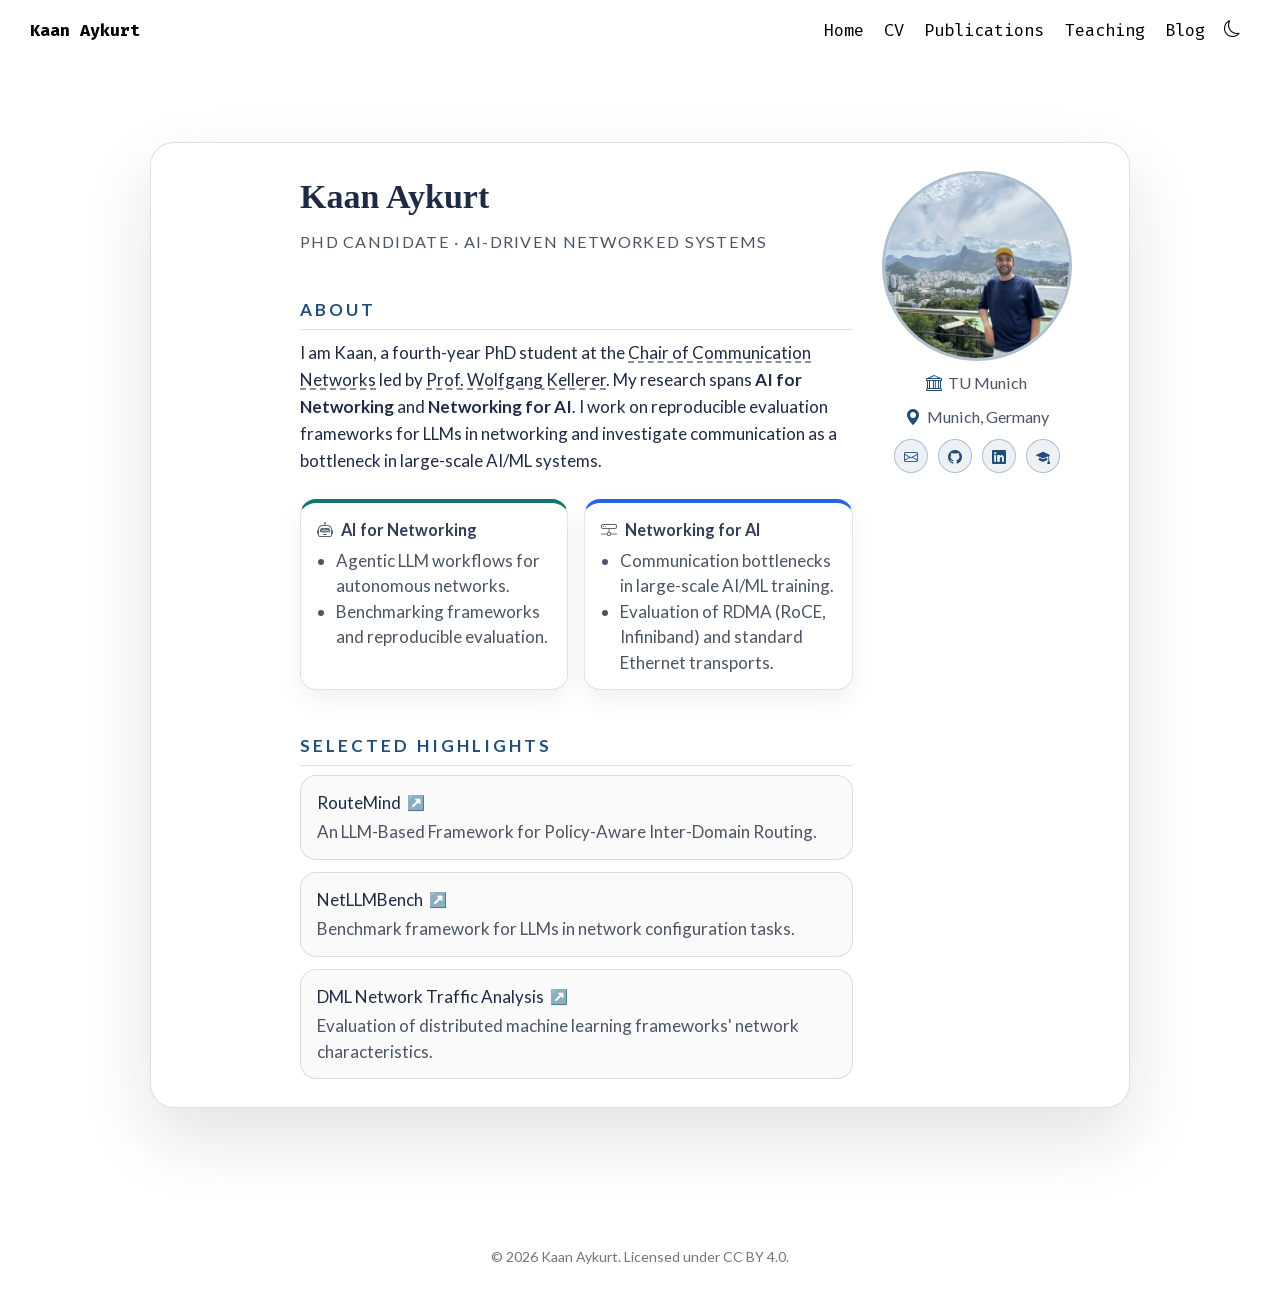
<file: docs/index.html>
<!DOCTYPE html>
<html xmlns="http://www.w3.org/1999/xhtml" lang="en" xml:lang="en"><head>

<meta charset="utf-8">
<meta name="generator" content="quarto-1.8.27">

<meta name="viewport" content="width=device-width, initial-scale=1.0, user-scalable=yes">


<title>Kaan Aykurt</title>
<style>
code{white-space: pre-wrap;}
span.smallcaps{font-variant: small-caps;}
div.columns{display: flex; gap: min(4vw, 1.5em);}
div.column{flex: auto; overflow-x: auto;}
div.hanging-indent{margin-left: 1.5em; text-indent: -1.5em;}
ul.task-list{list-style: none;}
ul.task-list li input[type="checkbox"] {
  width: 0.8em;
  margin: 0 0.8em 0.2em -1em; /* quarto-specific, see https://github.com/quarto-dev/quarto-cli/issues/4556 */ 
  vertical-align: middle;
}
</style>


<script src="site_libs/quarto-nav/quarto-nav.js"></script>
<script src="site_libs/quarto-nav/headroom.min.js"></script>
<link href="./favicon.svg" rel="icon" type="image/svg+xml">
<script src="site_libs/clipboard/clipboard.min.js"></script>
<script src="site_libs/quarto-html/quarto.js" type="module"></script>
<script src="site_libs/quarto-html/tabsets/tabsets.js" type="module"></script>
<script src="site_libs/quarto-html/axe/axe-check.js" type="module"></script>
<script src="site_libs/quarto-html/popper.min.js"></script>
<script src="site_libs/quarto-html/tippy.umd.min.js"></script>
<script src="site_libs/quarto-html/anchor.min.js"></script>
<link href="site_libs/quarto-html/tippy.css" rel="stylesheet">
<link href="site_libs/quarto-html/quarto-syntax-highlighting-ed96de9b727972fe78a7b5d16c58bf87.css" rel="stylesheet" id="quarto-text-highlighting-styles">
<script src="site_libs/bootstrap/bootstrap.min.js"></script>
<link href="site_libs/bootstrap/bootstrap-icons.css" rel="stylesheet">
<link href="site_libs/bootstrap/bootstrap-b4ae9a116ab5a1c8fc17ce76ff7d434e.min.css" rel="stylesheet" append-hash="true" id="quarto-bootstrap" data-mode="light">
<script id="quarto-search-options" type="application/json">{
  "language": {
    "search-no-results-text": "No results",
    "search-matching-documents-text": "matching documents",
    "search-copy-link-title": "Copy link to search",
    "search-hide-matches-text": "Hide additional matches",
    "search-more-match-text": "more match in this document",
    "search-more-matches-text": "more matches in this document",
    "search-clear-button-title": "Clear",
    "search-text-placeholder": "",
    "search-detached-cancel-button-title": "Cancel",
    "search-submit-button-title": "Submit",
    "search-label": "Search"
  }
}</script>
<script>
  // Runs before first paint so pages stored as dark never flash light.
  (function () {
    try {
      var stored = localStorage.getItem("theme");
      var dark = stored
        ? stored === "dark"
        : window.matchMedia("(prefers-color-scheme: dark)").matches;
      if (dark) document.documentElement.classList.add("theme-dark");
    } catch (e) {}
  })();
</script>
<link rel="preload" as="font" type="font/woff2" href="./fonts/lato-400-latin.woff2" crossorigin="">
<link rel="preload" as="font" type="font/woff2" href="./fonts/lato-700-latin.woff2" crossorigin="">
<link rel="preload" as="font" type="font/woff2" href="./fonts/fira-mono-400-latin.woff2" crossorigin="">
<meta name="description" content="Kaan Aykurt, PhD candidate at the Chair of Communication Networks, TU Munich, working on AI for networking and networking for AI.">
<link rel="preload" as="image" href="files/profile.webp">
<meta property="og:description" content="Kaan Aykurt, PhD candidate at the Chair of Communication Networks, TU Munich. Research on AI for networking and networking for AI: LLM agents for network management, benchmarking, and communication in large-scale ML systems.">
<script type="application/ld+json">
{
  "@context": "https://schema.org",
  "@type": "Person",
  "name": "Kaan Aykurt",
  "url": "https://kaanaykurt.me/",
  "image": "https://kaanaykurt.me/files/profile.jpeg",
  "jobTitle": "PhD Candidate",
  "affiliation": {
    "@type": "Organization",
    "name": "Chair of Communication Networks, Technical University of Munich",
    "url": "https://www.ce.cit.tum.de/en/lkn/home/"
  },
  "alumniOf": [
    { "@type": "CollegeOrUniversity", "name": "Technical University of Munich" },
    { "@type": "CollegeOrUniversity", "name": "Koç University" }
  ],
  "knowsAbout": ["Communication networks", "Large language models for network management", "Distributed machine learning", "Network measurement"],
  "sameAs": [
    "https://orcid.org/0000-0002-8254-0080",
    "https://scholar.google.com/citations?user=7o2xaGsAAAAJ",
    "https://github.com/kaanaykurt",
    "https://www.linkedin.com/in/kaanaykurt/"
  ]
}
</script>


<link rel="stylesheet" href="fonts.css">
<link rel="stylesheet" href="styles.css">
<link rel="stylesheet" href="home.css">
<meta property="og:title" content="Kaan Aykurt">
<meta property="og:image" content="https://kaanaykurt.me/files/profile.jpeg">
<meta property="og:site_name" content="Kaan Aykurt">
<meta name="twitter:title" content="Kaan Aykurt">
<meta name="twitter:image" content="https://kaanaykurt.me/files/profile.jpeg">
<meta name="twitter:card" content="summary_large_image">
<link rel="canonical" href="https://kaanaykurt.me/">
</head>

<body class="nav-fixed quarto-light">

<div id="quarto-search-results"></div>
  <header id="quarto-header" class="headroom fixed-top">
    <nav class="navbar navbar-expand-lg " data-bs-theme="dark">
      <div class="navbar-container container-fluid">
      <div class="navbar-brand-container mx-auto">
    <a class="navbar-brand" href="./index.html">
    <span class="navbar-title">Kaan Aykurt</span>
    </a>
  </div>
          <button class="navbar-toggler" type="button" data-bs-toggle="collapse" data-bs-target="#navbarCollapse" aria-controls="navbarCollapse" aria-expanded="false" aria-label="Toggle navigation" onclick="if (window.quartoToggleHeadroom) { window.quartoToggleHeadroom(); }">
  <span class="navbar-toggler-icon"></span>
</button>
          <div class="collapse navbar-collapse" id="navbarCollapse">
            <ul class="navbar-nav navbar-nav-scroll ms-auto">
  <li class="nav-item">
    <a class="nav-link active" href="./index.html" aria-current="page"> 
<span class="menu-text">Home</span></a>
  </li>  
  <li class="nav-item">
    <a class="nav-link" href="./cv.html"> 
<span class="menu-text">CV</span></a>
  </li>  
  <li class="nav-item">
    <a class="nav-link" href="./publications.html"> 
<span class="menu-text">Publications</span></a>
  </li>  
  <li class="nav-item">
    <a class="nav-link" href="./teaching.html"> 
<span class="menu-text">Teaching</span></a>
  </li>  
  <li class="nav-item">
    <a class="nav-link" href="./blog.html"> 
<span class="menu-text">Blog</span></a>
  </li>  
  <li class="nav-item compact">
    <a class="nav-link" href="./#theme-toggle"> <i class="bi bi-moon" role="img">
</i> 
<span class="menu-text"></span></a>
  </li>  
</ul>
          </div> <!-- /navcollapse -->
            <div class="quarto-navbar-tools">
</div>
      </div> <!-- /container-fluid -->
    </nav>
</header>
<!-- content -->
<div id="quarto-content" class="quarto-container page-columns page-rows-contents page-layout-full page-navbar">
<!-- sidebar -->
<!-- margin-sidebar -->
    <div id="quarto-margin-sidebar" class="sidebar margin-sidebar zindex-bottom">
        
    </div>
<!-- main -->
<main class="content page-columns page-full column-page" id="quarto-document-content"><header id="title-block-header" class="quarto-title-block"></header>




<section class="home-hero page-columns page-full">
  <div class="home-card page-columns page-full">
    <div class="home-main">
      <div class="home-intro">
        <div class="home-name">Kaan Aykurt</div>
        <div class="home-role">PhD Candidate · AI-driven Networked Systems</div>
      </div>
      <div class="home-section">
        <h2 class="anchored">About</h2>
        <p style="text-align: left;">
          I am Kaan, a fourth-year PhD student at the <a href="https://www.ce.cit.tum.de/en/lkn/home/" style="color: inherit; text-decoration: underline dashed; text-decoration-color: #6b6b6b;">Chair of Communication Networks</a> led by <a href="https://www.ce.cit.tum.de/en/lkn/team/staff/kellerer-wolfgang/" style="color: inherit; text-decoration: underline dashed; text-decoration-color: #6b6b6b;">Prof. Wolfgang Kellerer</a>. My research spans <strong>AI for Networking</strong> and <strong>Networking for AI</strong>. I work on reproducible evaluation frameworks for LLMs in networking and investigate communication as a bottleneck in large-scale AI/ML systems.
        </p>
      </div>

      <div class="home-section home-grid">
        <div class="home-block home-block-ai">
          <h3 class="anchored"><i class="bi bi-robot home-header-icon" aria-hidden="true"></i>AI for Networking</h3>
          <ul>
            <li>Agentic LLM workflows for autonomous networks.</li>
            <li>Benchmarking frameworks and reproducible evaluation.</li>
          </ul>
        </div>
        <div class="home-block home-block-networking">
          <h3 class="anchored"><i class="bi bi-hdd-network home-header-icon" aria-hidden="true"></i>Networking for AI</h3>
          <ul>
            <li>Communication bottlenecks in large-scale AI/ML training.</li>
            <li>Evaluation of RDMA (RoCE, Infiniband) and standard Ethernet transports.</li>
          </ul>
        </div>
      </div>

      <div class="home-section">
        <h2 class="anchored">Selected Highlights</h2>
        <div class="home-highlights">
          <div class="home-highlight">
            <div class="home-highlight-title">
              <a class="home-highlight-link" href="https://github.com/kaanaykurt/routemind">
                RouteMind <span class="external-link-icon" aria-hidden="true">↗</span>
              </a>
            </div>
            <div class="home-highlight-text">An LLM-Based Framework for Policy-Aware Inter-Domain Routing.</div>
          </div>
          <div class="home-highlight">
            <div class="home-highlight-title">
              <a class="home-highlight-link" href="https://github.com/kaanaykurt/netllmbench">
                NetLLMBench <span class="external-link-icon" aria-hidden="true">↗</span>
              </a>
            </div>
            <div class="home-highlight-text">Benchmark framework for LLMs in network configuration tasks.</div>
          </div>
          <div class="home-highlight">
            <div class="home-highlight-title">
              <a class="home-highlight-link" href="https://github.com/kaanaykurt/dml-network-traffic-analysis">
                DML Network Traffic Analysis <span class="external-link-icon" aria-hidden="true">↗</span>
              </a>
            </div>
            <div class="home-highlight-text">Evaluation of distributed machine learning frameworks' network characteristics.</div>
          </div>
        </div>
      </div>
    </div>

    <aside class="home-side">
      <img class="home-avatar" src="files/profile.webp" width="400" height="400" fetchpriority="high" alt="Portrait of Kaan Aykurt">
      <div class="home-location">
        <i class="bi bi-bank" aria-hidden="true"></i>
        <span>TU Munich</span>
      </div>
      <div class="home-location">
        <i class="bi bi-geo-alt-fill" aria-hidden="true"></i>
        <span>Munich, Germany</span>
      </div>
      <div class="home-icon-links">
        <a href="mailto:kaanaykurt@gmail.com" aria-label="Email">
          <i class="bi bi-envelope"></i>
        </a>
        <a href="https://github.com/kaanaykurt" aria-label="GitHub">
          <i class="bi bi-github"></i>
        </a>
        <a href="https://www.linkedin.com/in/kaanaykurt/" aria-label="LinkedIn">
          <i class="bi bi-linkedin"></i>
        </a>
        <a href="https://scholar.google.com/citations?user=7o2xaGsAAAAJ" aria-label="Google Scholar">
          <i class="bi bi-mortarboard-fill"></i>
        </a>
      </div>
    </aside>
  </div>
</section>



</main> <!-- /main -->
<script src="./theme-toggle.js"></script>
<script id="quarto-html-after-body" type="application/javascript">
  window.document.addEventListener("DOMContentLoaded", function (event) {
    const icon = "";
    const anchorJS = new window.AnchorJS();
    anchorJS.options = {
      placement: 'right',
      icon: icon
    };
    anchorJS.add('.anchored');
    const isCodeAnnotation = (el) => {
      for (const clz of el.classList) {
        if (clz.startsWith('code-annotation-')) {                     
          return true;
        }
      }
      return false;
    }
    const onCopySuccess = function(e) {
      // button target
      const button = e.trigger;
      // don't keep focus
      button.blur();
      // flash "checked"
      button.classList.add('code-copy-button-checked');
      var currentTitle = button.getAttribute("title");
      button.setAttribute("title", "Copied!");
      let tooltip;
      if (window.bootstrap) {
        button.setAttribute("data-bs-toggle", "tooltip");
        button.setAttribute("data-bs-placement", "left");
        button.setAttribute("data-bs-title", "Copied!");
        tooltip = new bootstrap.Tooltip(button, 
          { trigger: "manual", 
            customClass: "code-copy-button-tooltip",
            offset: [0, -8]});
        tooltip.show();    
      }
      setTimeout(function() {
        if (tooltip) {
          tooltip.hide();
          button.removeAttribute("data-bs-title");
          button.removeAttribute("data-bs-toggle");
          button.removeAttribute("data-bs-placement");
        }
        button.setAttribute("title", currentTitle);
        button.classList.remove('code-copy-button-checked');
      }, 1000);
      // clear code selection
      e.clearSelection();
    }
    const getTextToCopy = function(trigger) {
      const outerScaffold = trigger.parentElement.cloneNode(true);
      const codeEl = outerScaffold.querySelector('code');
      for (const childEl of codeEl.children) {
        if (isCodeAnnotation(childEl)) {
          childEl.remove();
        }
      }
      return codeEl.innerText;
    }
    const clipboard = new window.ClipboardJS('.code-copy-button:not([data-in-quarto-modal])', {
      text: getTextToCopy
    });
    clipboard.on('success', onCopySuccess);
    if (window.document.getElementById('quarto-embedded-source-code-modal')) {
      const clipboardModal = new window.ClipboardJS('.code-copy-button[data-in-quarto-modal]', {
        text: getTextToCopy,
        container: window.document.getElementById('quarto-embedded-source-code-modal')
      });
      clipboardModal.on('success', onCopySuccess);
    }
      var localhostRegex = new RegExp(/^(?:http|https):\/\/localhost\:?[0-9]*\//);
      var mailtoRegex = new RegExp(/^mailto:/);
        var filterRegex = new RegExp("https:\/\/kaanaykurt\.me");
      var isInternal = (href) => {
          return filterRegex.test(href) || localhostRegex.test(href) || mailtoRegex.test(href);
      }
      // Inspect non-navigation links and adorn them if external
     var links = window.document.querySelectorAll('a[href]:not(.nav-link):not(.navbar-brand):not(.toc-action):not(.sidebar-link):not(.sidebar-item-toggle):not(.pagination-link):not(.no-external):not([aria-hidden]):not(.dropdown-item):not(.quarto-navigation-tool):not(.about-link)');
      for (var i=0; i<links.length; i++) {
        const link = links[i];
        if (!isInternal(link.href)) {
          // undo the damage that might have been done by quarto-nav.js in the case of
          // links that we want to consider external
          if (link.dataset.originalHref !== undefined) {
            link.href = link.dataset.originalHref;
          }
        }
      }
    function tippyHover(el, contentFn, onTriggerFn, onUntriggerFn) {
      const config = {
        allowHTML: true,
        maxWidth: 500,
        delay: 100,
        arrow: false,
        appendTo: function(el) {
            return el.parentElement;
        },
        interactive: true,
        interactiveBorder: 10,
        theme: 'quarto',
        placement: 'bottom-start',
      };
      if (contentFn) {
        config.content = contentFn;
      }
      if (onTriggerFn) {
        config.onTrigger = onTriggerFn;
      }
      if (onUntriggerFn) {
        config.onUntrigger = onUntriggerFn;
      }
      window.tippy(el, config); 
    }
    const noterefs = window.document.querySelectorAll('a[role="doc-noteref"]');
    for (var i=0; i<noterefs.length; i++) {
      const ref = noterefs[i];
      tippyHover(ref, function() {
        // use id or data attribute instead here
        let href = ref.getAttribute('data-footnote-href') || ref.getAttribute('href');
        try { href = new URL(href).hash; } catch {}
        const id = href.replace(/^#\/?/, "");
        const note = window.document.getElementById(id);
        if (note) {
          return note.innerHTML;
        } else {
          return "";
        }
      });
    }
    const xrefs = window.document.querySelectorAll('a.quarto-xref');
    const processXRef = (id, note) => {
      // Strip column container classes
      const stripColumnClz = (el) => {
        el.classList.remove("page-full", "page-columns");
        if (el.children) {
          for (const child of el.children) {
            stripColumnClz(child);
          }
        }
      }
      stripColumnClz(note)
      if (id === null || id.startsWith('sec-')) {
        // Special case sections, only their first couple elements
        const container = document.createElement("div");
        if (note.children && note.children.length > 2) {
          container.appendChild(note.children[0].cloneNode(true));
          for (let i = 1; i < note.children.length; i++) {
            const child = note.children[i];
            if (child.tagName === "P" && child.innerText === "") {
              continue;
            } else {
              container.appendChild(child.cloneNode(true));
              break;
            }
          }
          if (window.Quarto?.typesetMath) {
            window.Quarto.typesetMath(container);
          }
          return container.innerHTML
        } else {
          if (window.Quarto?.typesetMath) {
            window.Quarto.typesetMath(note);
          }
          return note.innerHTML;
        }
      } else {
        // Remove any anchor links if they are present
        const anchorLink = note.querySelector('a.anchorjs-link');
        if (anchorLink) {
          anchorLink.remove();
        }
        if (window.Quarto?.typesetMath) {
          window.Quarto.typesetMath(note);
        }
        if (note.classList.contains("callout")) {
          return note.outerHTML;
        } else {
          return note.innerHTML;
        }
      }
    }
    for (var i=0; i<xrefs.length; i++) {
      const xref = xrefs[i];
      tippyHover(xref, undefined, function(instance) {
        instance.disable();
        let url = xref.getAttribute('href');
        let hash = undefined; 
        if (url.startsWith('#')) {
          hash = url;
        } else {
          try { hash = new URL(url).hash; } catch {}
        }
        if (hash) {
          const id = hash.replace(/^#\/?/, "");
          const note = window.document.getElementById(id);
          if (note !== null) {
            try {
              const html = processXRef(id, note.cloneNode(true));
              instance.setContent(html);
            } finally {
              instance.enable();
              instance.show();
            }
          } else {
            // See if we can fetch this
            fetch(url.split('#')[0])
            .then(res => res.text())
            .then(html => {
              const parser = new DOMParser();
              const htmlDoc = parser.parseFromString(html, "text/html");
              const note = htmlDoc.getElementById(id);
              if (note !== null) {
                const html = processXRef(id, note);
                instance.setContent(html);
              } 
            }).finally(() => {
              instance.enable();
              instance.show();
            });
          }
        } else {
          // See if we can fetch a full url (with no hash to target)
          // This is a special case and we should probably do some content thinning / targeting
          fetch(url)
          .then(res => res.text())
          .then(html => {
            const parser = new DOMParser();
            const htmlDoc = parser.parseFromString(html, "text/html");
            const note = htmlDoc.querySelector('main.content');
            if (note !== null) {
              // This should only happen for chapter cross references
              // (since there is no id in the URL)
              // remove the first header
              if (note.children.length > 0 && note.children[0].tagName === "HEADER") {
                note.children[0].remove();
              }
              const html = processXRef(null, note);
              instance.setContent(html);
            } 
          }).finally(() => {
            instance.enable();
            instance.show();
          });
        }
      }, function(instance) {
      });
    }
        let selectedAnnoteEl;
        const selectorForAnnotation = ( cell, annotation) => {
          let cellAttr = 'data-code-cell="' + cell + '"';
          let lineAttr = 'data-code-annotation="' +  annotation + '"';
          const selector = 'span[' + cellAttr + '][' + lineAttr + ']';
          return selector;
        }
        const selectCodeLines = (annoteEl) => {
          const doc = window.document;
          const targetCell = annoteEl.getAttribute("data-target-cell");
          const targetAnnotation = annoteEl.getAttribute("data-target-annotation");
          const annoteSpan = window.document.querySelector(selectorForAnnotation(targetCell, targetAnnotation));
          const lines = annoteSpan.getAttribute("data-code-lines").split(",");
          const lineIds = lines.map((line) => {
            return targetCell + "-" + line;
          })
          let top = null;
          let height = null;
          let parent = null;
          if (lineIds.length > 0) {
              //compute the position of the single el (top and bottom and make a div)
              const el = window.document.getElementById(lineIds[0]);
              top = el.offsetTop;
              height = el.offsetHeight;
              parent = el.parentElement.parentElement;
            if (lineIds.length > 1) {
              const lastEl = window.document.getElementById(lineIds[lineIds.length - 1]);
              const bottom = lastEl.offsetTop + lastEl.offsetHeight;
              height = bottom - top;
            }
            if (top !== null && height !== null && parent !== null) {
              // cook up a div (if necessary) and position it 
              let div = window.document.getElementById("code-annotation-line-highlight");
              if (div === null) {
                div = window.document.createElement("div");
                div.setAttribute("id", "code-annotation-line-highlight");
                div.style.position = 'absolute';
                parent.appendChild(div);
              }
              div.style.top = top - 2 + "px";
              div.style.height = height + 4 + "px";
              div.style.left = 0;
              let gutterDiv = window.document.getElementById("code-annotation-line-highlight-gutter");
              if (gutterDiv === null) {
                gutterDiv = window.document.createElement("div");
                gutterDiv.setAttribute("id", "code-annotation-line-highlight-gutter");
                gutterDiv.style.position = 'absolute';
                const codeCell = window.document.getElementById(targetCell);
                const gutter = codeCell.querySelector('.code-annotation-gutter');
                gutter.appendChild(gutterDiv);
              }
              gutterDiv.style.top = top - 2 + "px";
              gutterDiv.style.height = height + 4 + "px";
            }
            selectedAnnoteEl = annoteEl;
          }
        };
        const unselectCodeLines = () => {
          const elementsIds = ["code-annotation-line-highlight", "code-annotation-line-highlight-gutter"];
          elementsIds.forEach((elId) => {
            const div = window.document.getElementById(elId);
            if (div) {
              div.remove();
            }
          });
          selectedAnnoteEl = undefined;
        };
          // Handle positioning of the toggle
      window.addEventListener(
        "resize",
        throttle(() => {
          elRect = undefined;
          if (selectedAnnoteEl) {
            selectCodeLines(selectedAnnoteEl);
          }
        }, 10)
      );
      function throttle(fn, ms) {
      let throttle = false;
      let timer;
        return (...args) => {
          if(!throttle) { // first call gets through
              fn.apply(this, args);
              throttle = true;
          } else { // all the others get throttled
              if(timer) clearTimeout(timer); // cancel #2
              timer = setTimeout(() => {
                fn.apply(this, args);
                timer = throttle = false;
              }, ms);
          }
        };
      }
        // Attach click handler to the DT
        const annoteDls = window.document.querySelectorAll('dt[data-target-cell]');
        for (const annoteDlNode of annoteDls) {
          annoteDlNode.addEventListener('click', (event) => {
            const clickedEl = event.target;
            if (clickedEl !== selectedAnnoteEl) {
              unselectCodeLines();
              const activeEl = window.document.querySelector('dt[data-target-cell].code-annotation-active');
              if (activeEl) {
                activeEl.classList.remove('code-annotation-active');
              }
              selectCodeLines(clickedEl);
              clickedEl.classList.add('code-annotation-active');
            } else {
              // Unselect the line
              unselectCodeLines();
              clickedEl.classList.remove('code-annotation-active');
            }
          });
        }
    const findCites = (el) => {
      const parentEl = el.parentElement;
      if (parentEl) {
        const cites = parentEl.dataset.cites;
        if (cites) {
          return {
            el,
            cites: cites.split(' ')
          };
        } else {
          return findCites(el.parentElement)
        }
      } else {
        return undefined;
      }
    };
    var bibliorefs = window.document.querySelectorAll('a[role="doc-biblioref"]');
    for (var i=0; i<bibliorefs.length; i++) {
      const ref = bibliorefs[i];
      const citeInfo = findCites(ref);
      if (citeInfo) {
        tippyHover(citeInfo.el, function() {
          var popup = window.document.createElement('div');
          citeInfo.cites.forEach(function(cite) {
            var citeDiv = window.document.createElement('div');
            citeDiv.classList.add('hanging-indent');
            citeDiv.classList.add('csl-entry');
            var biblioDiv = window.document.getElementById('ref-' + cite);
            if (biblioDiv) {
              citeDiv.innerHTML = biblioDiv.innerHTML;
            }
            popup.appendChild(citeDiv);
          });
          return popup.innerHTML;
        });
      }
    }
  });
  </script>
</div> <!-- /content -->
<footer class="footer">
  <div class="nav-footer">
    <div class="nav-footer-left">
      &nbsp;
    </div>   
    <div class="nav-footer-center">
<p>© 2026 Kaan Aykurt. Licensed under <a href="https://creativecommons.org/licenses/by/4.0/">CC BY 4.0.</a></p>
</div>
    <div class="nav-footer-right">
      &nbsp;
    </div>
  </div>
</footer>




</body></html>
</file>
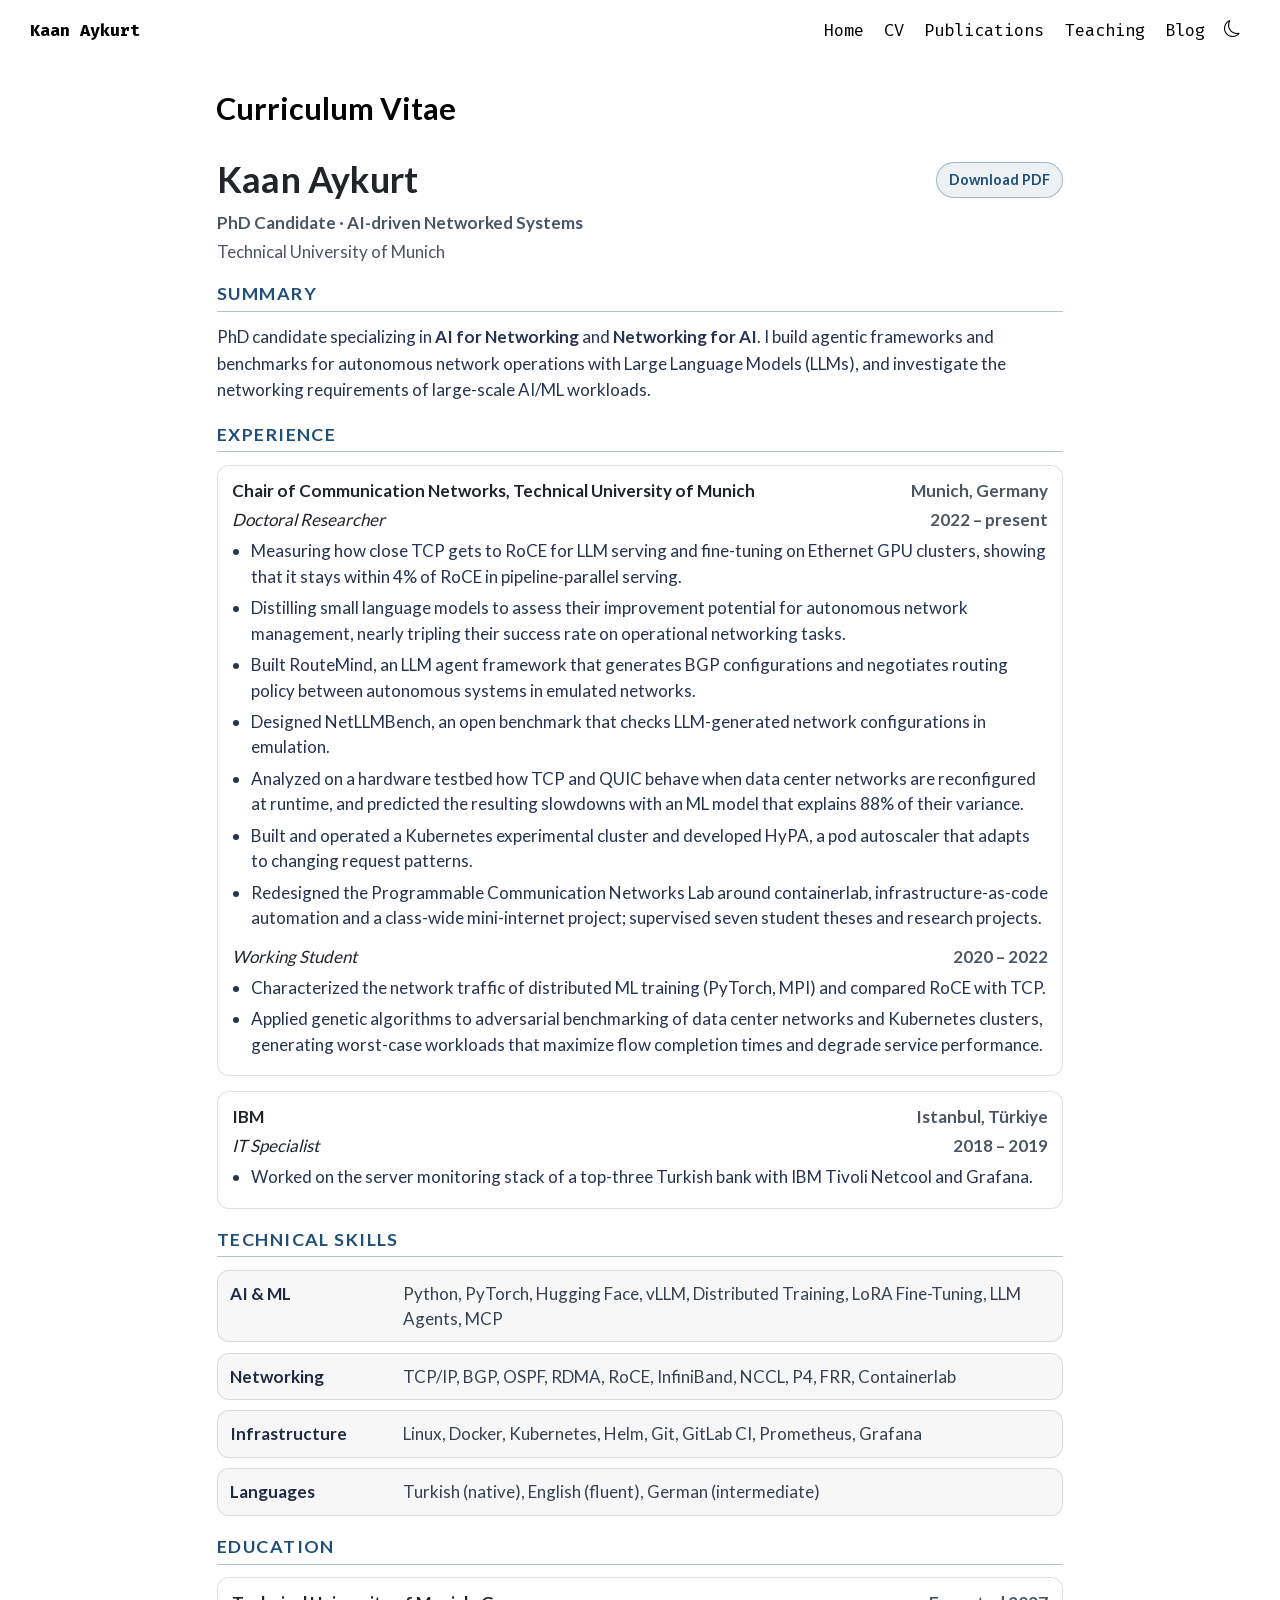
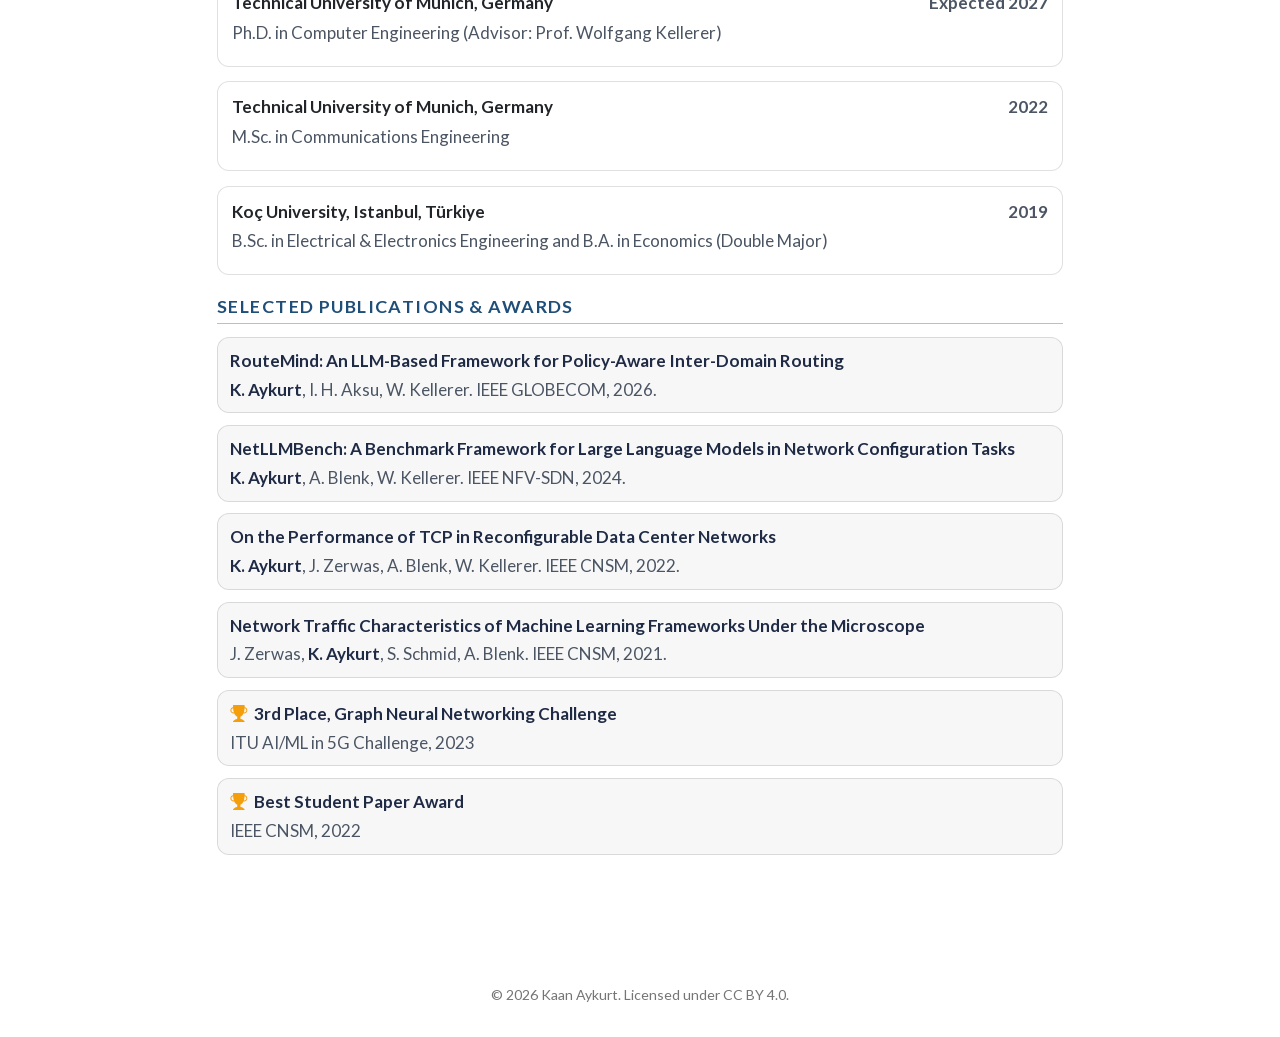
<file: docs/cv.html>
<!DOCTYPE html>
<html xmlns="http://www.w3.org/1999/xhtml" lang="en" xml:lang="en"><head>

<meta charset="utf-8">
<meta name="generator" content="quarto-1.8.27">

<meta name="viewport" content="width=device-width, initial-scale=1.0, user-scalable=yes">


<title>Curriculum Vitae – Kaan Aykurt</title>
<style>
code{white-space: pre-wrap;}
span.smallcaps{font-variant: small-caps;}
div.columns{display: flex; gap: min(4vw, 1.5em);}
div.column{flex: auto; overflow-x: auto;}
div.hanging-indent{margin-left: 1.5em; text-indent: -1.5em;}
ul.task-list{list-style: none;}
ul.task-list li input[type="checkbox"] {
  width: 0.8em;
  margin: 0 0.8em 0.2em -1em; /* quarto-specific, see https://github.com/quarto-dev/quarto-cli/issues/4556 */ 
  vertical-align: middle;
}
</style>


<script src="site_libs/quarto-nav/quarto-nav.js"></script>
<script src="site_libs/quarto-nav/headroom.min.js"></script>
<link href="./favicon.svg" rel="icon" type="image/svg+xml">
<script src="site_libs/clipboard/clipboard.min.js"></script>
<script src="site_libs/quarto-html/quarto.js" type="module"></script>
<script src="site_libs/quarto-html/tabsets/tabsets.js" type="module"></script>
<script src="site_libs/quarto-html/axe/axe-check.js" type="module"></script>
<script src="site_libs/quarto-html/popper.min.js"></script>
<script src="site_libs/quarto-html/tippy.umd.min.js"></script>
<script src="site_libs/quarto-html/anchor.min.js"></script>
<link href="site_libs/quarto-html/tippy.css" rel="stylesheet">
<link href="site_libs/quarto-html/quarto-syntax-highlighting-ed96de9b727972fe78a7b5d16c58bf87.css" rel="stylesheet" id="quarto-text-highlighting-styles">
<script src="site_libs/bootstrap/bootstrap.min.js"></script>
<link href="site_libs/bootstrap/bootstrap-icons.css" rel="stylesheet">
<link href="site_libs/bootstrap/bootstrap-b4ae9a116ab5a1c8fc17ce76ff7d434e.min.css" rel="stylesheet" append-hash="true" id="quarto-bootstrap" data-mode="light">
<script id="quarto-search-options" type="application/json">{
  "language": {
    "search-no-results-text": "No results",
    "search-matching-documents-text": "matching documents",
    "search-copy-link-title": "Copy link to search",
    "search-hide-matches-text": "Hide additional matches",
    "search-more-match-text": "more match in this document",
    "search-more-matches-text": "more matches in this document",
    "search-clear-button-title": "Clear",
    "search-text-placeholder": "",
    "search-detached-cancel-button-title": "Cancel",
    "search-submit-button-title": "Submit",
    "search-label": "Search"
  }
}</script>
<script>
  // Runs before first paint so pages stored as dark never flash light.
  (function () {
    try {
      var stored = localStorage.getItem("theme");
      var dark = stored
        ? stored === "dark"
        : window.matchMedia("(prefers-color-scheme: dark)").matches;
      if (dark) document.documentElement.classList.add("theme-dark");
    } catch (e) {}
  })();
</script>
<link rel="preload" as="font" type="font/woff2" href="./fonts/lato-400-latin.woff2" crossorigin="">
<link rel="preload" as="font" type="font/woff2" href="./fonts/lato-700-latin.woff2" crossorigin="">
<link rel="preload" as="font" type="font/woff2" href="./fonts/fira-mono-400-latin.woff2" crossorigin="">
<meta name="description" content="Curriculum vitae of Kaan Aykurt: research experience, technical skills, education, selected publications and awards, with a PDF version.">
<meta property="og:description" content="Kaan Aykurt, PhD candidate at the Chair of Communication Networks, TU Munich. Research on AI for networking and networking for AI: LLM agents for network management, benchmarking, and communication in large-scale ML systems.">


<link rel="stylesheet" href="fonts.css">
<link rel="stylesheet" href="styles.css">
<link rel="stylesheet" href="cv.css">
<meta property="og:title" content="Curriculum Vitae – Kaan Aykurt">
<meta property="og:image" content="https://kaanaykurt.me/files/profile.jpeg">
<meta property="og:site_name" content="Kaan Aykurt">
<meta name="twitter:title" content="Curriculum Vitae – Kaan Aykurt">
<meta name="twitter:image" content="https://kaanaykurt.me/files/profile.jpeg">
<meta name="twitter:card" content="summary_large_image">
<link rel="canonical" href="https://kaanaykurt.me/cv.html">
</head>

<body class="nav-fixed quarto-light">

<div id="quarto-search-results"></div>
  <header id="quarto-header" class="headroom fixed-top">
    <nav class="navbar navbar-expand-lg " data-bs-theme="dark">
      <div class="navbar-container container-fluid">
      <div class="navbar-brand-container mx-auto">
    <a class="navbar-brand" href="./index.html">
    <span class="navbar-title">Kaan Aykurt</span>
    </a>
  </div>
          <button class="navbar-toggler" type="button" data-bs-toggle="collapse" data-bs-target="#navbarCollapse" aria-controls="navbarCollapse" aria-expanded="false" aria-label="Toggle navigation" onclick="if (window.quartoToggleHeadroom) { window.quartoToggleHeadroom(); }">
  <span class="navbar-toggler-icon"></span>
</button>
          <div class="collapse navbar-collapse" id="navbarCollapse">
            <ul class="navbar-nav navbar-nav-scroll ms-auto">
  <li class="nav-item">
    <a class="nav-link" href="./index.html"> 
<span class="menu-text">Home</span></a>
  </li>  
  <li class="nav-item">
    <a class="nav-link active" href="./cv.html" aria-current="page"> 
<span class="menu-text">CV</span></a>
  </li>  
  <li class="nav-item">
    <a class="nav-link" href="./publications.html"> 
<span class="menu-text">Publications</span></a>
  </li>  
  <li class="nav-item">
    <a class="nav-link" href="./teaching.html"> 
<span class="menu-text">Teaching</span></a>
  </li>  
  <li class="nav-item">
    <a class="nav-link" href="./blog.html"> 
<span class="menu-text">Blog</span></a>
  </li>  
  <li class="nav-item compact">
    <a class="nav-link" href="./#theme-toggle"> <i class="bi bi-moon" role="img">
</i> 
<span class="menu-text"></span></a>
  </li>  
</ul>
          </div> <!-- /navcollapse -->
            <div class="quarto-navbar-tools">
</div>
      </div> <!-- /container-fluid -->
    </nav>
</header>
<!-- content -->
<div id="quarto-content" class="quarto-container page-columns page-rows-contents page-layout-full page-navbar">
<!-- sidebar -->
<!-- margin-sidebar -->
    <div id="quarto-margin-sidebar" class="sidebar margin-sidebar zindex-bottom">
        
    </div>
<!-- main -->
<main class="content column-page" id="quarto-document-content">

<header id="title-block-header" class="quarto-title-block default">
<div class="quarto-title">
<h1 class="title">Curriculum Vitae</h1>
</div>



<div class="quarto-title-meta column-page">

    
  
    
  </div>
  


</header>


<section class="cv-container">
  <header class="cv-header">
    <div class="cv-header-row">
      <div class="cv-name">Kaan Aykurt</div>
      <div class="cv-actions">
        <a class="cv-button" href="files/cv.pdf" target="_blank" rel="noopener">Download PDF</a>
      </div>
    </div>
    <div class="cv-tagline">PhD Candidate · AI-driven Networked Systems</div>
    <div class="cv-subtag">Technical University of Munich</div>
  </header>

  <div class="cv-section">
    <h2 class="anchored">Summary</h2>
    <p style="text-align: left;">
      PhD candidate specializing in <strong>AI for Networking</strong> and <strong>Networking for AI</strong>. I build agentic frameworks and benchmarks for autonomous network operations with Large Language Models (LLMs), and investigate the networking requirements of large-scale AI/ML workloads.
    </p>
  </div>

  <div class="cv-section">
    <h2 class="anchored">Experience</h2>

    <div class="cv-entry">
      <div class="cv-entry-row">
        <div class="cv-entry-role">Chair of Communication Networks, Technical University of Munich</div>
        <div class="cv-entry-place">Munich, Germany</div>
      </div>
      <div class="cv-entry-row cv-entry-position">
        <div class="cv-entry-title">Doctoral Researcher</div>
        <div class="cv-entry-date">2022 – present</div>
      </div>
      <ul>
        <li>Measuring how close TCP gets to RoCE for LLM serving and fine-tuning on Ethernet GPU clusters, showing that it stays within 4% of RoCE in pipeline-parallel serving.</li>
        <li>Distilling small language models to assess their improvement potential for autonomous network management, nearly tripling their success rate on operational networking tasks.</li>
        <li>Built RouteMind, an LLM agent framework that generates BGP configurations and negotiates routing policy between autonomous systems in emulated networks.</li>
        <li>Designed NetLLMBench, an open benchmark that checks LLM-generated network configurations in emulation.</li>
        <li>Analyzed on a hardware testbed how TCP and QUIC behave when data center networks are reconfigured at runtime, and predicted the resulting slowdowns with an ML model that explains 88% of their variance.</li>
        <li>Built and operated a Kubernetes experimental cluster and developed HyPA, a pod autoscaler that adapts to changing request patterns.</li>
        <li>Redesigned the Programmable Communication Networks Lab around containerlab, infrastructure-as-code automation and a class-wide mini-internet project; supervised seven student theses and research projects.</li>
      </ul>
      <div class="cv-entry-row cv-entry-position">
        <div class="cv-entry-title">Working Student</div>
        <div class="cv-entry-date">2020 – 2022</div>
      </div>
      <ul>
        <li>Characterized the network traffic of distributed ML training (PyTorch, MPI) and compared RoCE with TCP.</li>
        <li>Applied genetic algorithms to adversarial benchmarking of data center networks and Kubernetes clusters, generating worst-case workloads that maximize flow completion times and degrade service performance.</li>
      </ul>
    </div>

    <div class="cv-entry">
      <div class="cv-entry-row">
        <div class="cv-entry-role">IBM</div>
        <div class="cv-entry-place">Istanbul, Türkiye</div>
      </div>
      <div class="cv-entry-row cv-entry-position">
        <div class="cv-entry-title">IT Specialist</div>
        <div class="cv-entry-date">2018 – 2019</div>
      </div>
      <ul>
        <li>Worked on the server monitoring stack of a top-three Turkish bank with IBM Tivoli Netcool and Grafana.</li>
      </ul>
    </div>
  </div>

  <div class="cv-section">
    <h2 class="anchored">Technical Skills</h2>
    <div class="cv-skill-grid">
      <div class="cv-skill">
        <span class="cv-skill-label">AI &amp; ML</span>
        <span class="cv-skill-text">Python, PyTorch, Hugging Face, vLLM, Distributed Training, LoRA Fine-Tuning, LLM Agents, MCP</span>
      </div>
      <div class="cv-skill">
        <span class="cv-skill-label">Networking</span>
        <span class="cv-skill-text">TCP/IP, BGP, OSPF, RDMA, RoCE, InfiniBand, NCCL, P4, FRR, Containerlab</span>
      </div>
      <div class="cv-skill">
        <span class="cv-skill-label">Infrastructure</span>
        <span class="cv-skill-text">Linux, Docker, Kubernetes, Helm, Git, GitLab CI, Prometheus, Grafana</span>
      </div>
      <div class="cv-skill">
        <span class="cv-skill-label">Languages</span>
        <span class="cv-skill-text">Turkish (native), English (fluent), German (intermediate)</span>
      </div>
    </div>
  </div>

  <div class="cv-section">
    <h2 class="anchored">Education</h2>
    <div class="cv-entry">
      <div class="cv-entry-row">
        <div class="cv-entry-role">Technical University of Munich, Germany</div>
        <div class="cv-entry-date">Expected 2027</div>
      </div>
      <div class="cv-entry-meta">Ph.D. in Computer Engineering (Advisor: Prof. Wolfgang Kellerer)</div>
    </div>

    <div class="cv-entry">
      <div class="cv-entry-row">
        <div class="cv-entry-role">Technical University of Munich, Germany</div>
        <div class="cv-entry-date">2022</div>
      </div>
      <div class="cv-entry-meta">M.Sc. in Communications Engineering</div>
    </div>

    <div class="cv-entry">
      <div class="cv-entry-row">
        <div class="cv-entry-role">Koç University, Istanbul, Türkiye</div>
        <div class="cv-entry-date">2019</div>
      </div>
      <div class="cv-entry-meta">B.Sc. in Electrical &amp; Electronics Engineering and B.A. in Economics (Double Major)</div>
    </div>
  </div>

  <div class="cv-section">
    <h2 class="anchored">Selected Publications &amp; Awards</h2>
<div class="cv-pubs">
<div class="cv-pub"><div class="cv-pub-title"><a href="https://mediatum.ub.tum.de/doc/1861162/document.pdf" target="_blank" rel="noopener">RouteMind: An LLM-Based Framework for Policy-Aware Inter-Domain Routing</a></div><div class="cv-pub-meta"><span class="me">K. Aykurt</span>, I. H. Aksu, W. Kellerer. IEEE GLOBECOM, 2026.</div></div>
<div class="cv-pub"><div class="cv-pub-title"><a href="https://mediatum.ub.tum.de/doc/1759791/document.pdf" target="_blank" rel="noopener">NetLLMBench: A Benchmark Framework for Large Language Models in Network Configuration Tasks</a></div><div class="cv-pub-meta"><span class="me">K. Aykurt</span>, A. Blenk, W. Kellerer. IEEE NFV-SDN, 2024.</div></div>
<div class="cv-pub"><div class="cv-pub-title"><a href="https://opendl.ifip-tc6.org/db/conf/cnsm/cnsm2022/15.pdf" target="_blank" rel="noopener">On the Performance of TCP in Reconfigurable Data Center Networks</a></div><div class="cv-pub-meta"><span class="me">K. Aykurt</span>, J. Zerwas, A. Blenk, W. Kellerer. IEEE CNSM, 2022.</div></div>
<div class="cv-pub"><div class="cv-pub-title"><a href="https://opendl.ifip-tc6.org/db/conf/cnsm/cnsm2021/1570733005.pdf" target="_blank" rel="noopener">Network Traffic Characteristics of Machine Learning Frameworks Under the Microscope</a></div><div class="cv-pub-meta">J. Zerwas, <span class="me">K. Aykurt</span>, S. Schmid, A. Blenk. IEEE CNSM, 2021.</div></div>
</div>
    <div class="cv-pubs cv-awards">
      <div class="cv-pub">
        <div class="cv-pub-title"><i class="bi bi-trophy-fill cv-award-icon" aria-hidden="true"></i>3rd Place, Graph Neural Networking Challenge</div>
        <div class="cv-pub-meta">ITU AI/ML in 5G Challenge, 2023</div>
      </div>
      <div class="cv-pub">
        <div class="cv-pub-title"><i class="bi bi-trophy-fill cv-award-icon" aria-hidden="true"></i>Best Student Paper Award</div>
        <div class="cv-pub-meta">IEEE CNSM, 2022</div>
      </div>
    </div>
  </div>
</section>



</main> <!-- /main -->
<script src="./theme-toggle.js"></script>
<script id="quarto-html-after-body" type="application/javascript">
  window.document.addEventListener("DOMContentLoaded", function (event) {
    const icon = "";
    const anchorJS = new window.AnchorJS();
    anchorJS.options = {
      placement: 'right',
      icon: icon
    };
    anchorJS.add('.anchored');
    const isCodeAnnotation = (el) => {
      for (const clz of el.classList) {
        if (clz.startsWith('code-annotation-')) {                     
          return true;
        }
      }
      return false;
    }
    const onCopySuccess = function(e) {
      // button target
      const button = e.trigger;
      // don't keep focus
      button.blur();
      // flash "checked"
      button.classList.add('code-copy-button-checked');
      var currentTitle = button.getAttribute("title");
      button.setAttribute("title", "Copied!");
      let tooltip;
      if (window.bootstrap) {
        button.setAttribute("data-bs-toggle", "tooltip");
        button.setAttribute("data-bs-placement", "left");
        button.setAttribute("data-bs-title", "Copied!");
        tooltip = new bootstrap.Tooltip(button, 
          { trigger: "manual", 
            customClass: "code-copy-button-tooltip",
            offset: [0, -8]});
        tooltip.show();    
      }
      setTimeout(function() {
        if (tooltip) {
          tooltip.hide();
          button.removeAttribute("data-bs-title");
          button.removeAttribute("data-bs-toggle");
          button.removeAttribute("data-bs-placement");
        }
        button.setAttribute("title", currentTitle);
        button.classList.remove('code-copy-button-checked');
      }, 1000);
      // clear code selection
      e.clearSelection();
    }
    const getTextToCopy = function(trigger) {
      const outerScaffold = trigger.parentElement.cloneNode(true);
      const codeEl = outerScaffold.querySelector('code');
      for (const childEl of codeEl.children) {
        if (isCodeAnnotation(childEl)) {
          childEl.remove();
        }
      }
      return codeEl.innerText;
    }
    const clipboard = new window.ClipboardJS('.code-copy-button:not([data-in-quarto-modal])', {
      text: getTextToCopy
    });
    clipboard.on('success', onCopySuccess);
    if (window.document.getElementById('quarto-embedded-source-code-modal')) {
      const clipboardModal = new window.ClipboardJS('.code-copy-button[data-in-quarto-modal]', {
        text: getTextToCopy,
        container: window.document.getElementById('quarto-embedded-source-code-modal')
      });
      clipboardModal.on('success', onCopySuccess);
    }
      var localhostRegex = new RegExp(/^(?:http|https):\/\/localhost\:?[0-9]*\//);
      var mailtoRegex = new RegExp(/^mailto:/);
        var filterRegex = new RegExp("https:\/\/kaanaykurt\.me");
      var isInternal = (href) => {
          return filterRegex.test(href) || localhostRegex.test(href) || mailtoRegex.test(href);
      }
      // Inspect non-navigation links and adorn them if external
     var links = window.document.querySelectorAll('a[href]:not(.nav-link):not(.navbar-brand):not(.toc-action):not(.sidebar-link):not(.sidebar-item-toggle):not(.pagination-link):not(.no-external):not([aria-hidden]):not(.dropdown-item):not(.quarto-navigation-tool):not(.about-link)');
      for (var i=0; i<links.length; i++) {
        const link = links[i];
        if (!isInternal(link.href)) {
          // undo the damage that might have been done by quarto-nav.js in the case of
          // links that we want to consider external
          if (link.dataset.originalHref !== undefined) {
            link.href = link.dataset.originalHref;
          }
        }
      }
    function tippyHover(el, contentFn, onTriggerFn, onUntriggerFn) {
      const config = {
        allowHTML: true,
        maxWidth: 500,
        delay: 100,
        arrow: false,
        appendTo: function(el) {
            return el.parentElement;
        },
        interactive: true,
        interactiveBorder: 10,
        theme: 'quarto',
        placement: 'bottom-start',
      };
      if (contentFn) {
        config.content = contentFn;
      }
      if (onTriggerFn) {
        config.onTrigger = onTriggerFn;
      }
      if (onUntriggerFn) {
        config.onUntrigger = onUntriggerFn;
      }
      window.tippy(el, config); 
    }
    const noterefs = window.document.querySelectorAll('a[role="doc-noteref"]');
    for (var i=0; i<noterefs.length; i++) {
      const ref = noterefs[i];
      tippyHover(ref, function() {
        // use id or data attribute instead here
        let href = ref.getAttribute('data-footnote-href') || ref.getAttribute('href');
        try { href = new URL(href).hash; } catch {}
        const id = href.replace(/^#\/?/, "");
        const note = window.document.getElementById(id);
        if (note) {
          return note.innerHTML;
        } else {
          return "";
        }
      });
    }
    const xrefs = window.document.querySelectorAll('a.quarto-xref');
    const processXRef = (id, note) => {
      // Strip column container classes
      const stripColumnClz = (el) => {
        el.classList.remove("page-full", "page-columns");
        if (el.children) {
          for (const child of el.children) {
            stripColumnClz(child);
          }
        }
      }
      stripColumnClz(note)
      if (id === null || id.startsWith('sec-')) {
        // Special case sections, only their first couple elements
        const container = document.createElement("div");
        if (note.children && note.children.length > 2) {
          container.appendChild(note.children[0].cloneNode(true));
          for (let i = 1; i < note.children.length; i++) {
            const child = note.children[i];
            if (child.tagName === "P" && child.innerText === "") {
              continue;
            } else {
              container.appendChild(child.cloneNode(true));
              break;
            }
          }
          if (window.Quarto?.typesetMath) {
            window.Quarto.typesetMath(container);
          }
          return container.innerHTML
        } else {
          if (window.Quarto?.typesetMath) {
            window.Quarto.typesetMath(note);
          }
          return note.innerHTML;
        }
      } else {
        // Remove any anchor links if they are present
        const anchorLink = note.querySelector('a.anchorjs-link');
        if (anchorLink) {
          anchorLink.remove();
        }
        if (window.Quarto?.typesetMath) {
          window.Quarto.typesetMath(note);
        }
        if (note.classList.contains("callout")) {
          return note.outerHTML;
        } else {
          return note.innerHTML;
        }
      }
    }
    for (var i=0; i<xrefs.length; i++) {
      const xref = xrefs[i];
      tippyHover(xref, undefined, function(instance) {
        instance.disable();
        let url = xref.getAttribute('href');
        let hash = undefined; 
        if (url.startsWith('#')) {
          hash = url;
        } else {
          try { hash = new URL(url).hash; } catch {}
        }
        if (hash) {
          const id = hash.replace(/^#\/?/, "");
          const note = window.document.getElementById(id);
          if (note !== null) {
            try {
              const html = processXRef(id, note.cloneNode(true));
              instance.setContent(html);
            } finally {
              instance.enable();
              instance.show();
            }
          } else {
            // See if we can fetch this
            fetch(url.split('#')[0])
            .then(res => res.text())
            .then(html => {
              const parser = new DOMParser();
              const htmlDoc = parser.parseFromString(html, "text/html");
              const note = htmlDoc.getElementById(id);
              if (note !== null) {
                const html = processXRef(id, note);
                instance.setContent(html);
              } 
            }).finally(() => {
              instance.enable();
              instance.show();
            });
          }
        } else {
          // See if we can fetch a full url (with no hash to target)
          // This is a special case and we should probably do some content thinning / targeting
          fetch(url)
          .then(res => res.text())
          .then(html => {
            const parser = new DOMParser();
            const htmlDoc = parser.parseFromString(html, "text/html");
            const note = htmlDoc.querySelector('main.content');
            if (note !== null) {
              // This should only happen for chapter cross references
              // (since there is no id in the URL)
              // remove the first header
              if (note.children.length > 0 && note.children[0].tagName === "HEADER") {
                note.children[0].remove();
              }
              const html = processXRef(null, note);
              instance.setContent(html);
            } 
          }).finally(() => {
            instance.enable();
            instance.show();
          });
        }
      }, function(instance) {
      });
    }
        let selectedAnnoteEl;
        const selectorForAnnotation = ( cell, annotation) => {
          let cellAttr = 'data-code-cell="' + cell + '"';
          let lineAttr = 'data-code-annotation="' +  annotation + '"';
          const selector = 'span[' + cellAttr + '][' + lineAttr + ']';
          return selector;
        }
        const selectCodeLines = (annoteEl) => {
          const doc = window.document;
          const targetCell = annoteEl.getAttribute("data-target-cell");
          const targetAnnotation = annoteEl.getAttribute("data-target-annotation");
          const annoteSpan = window.document.querySelector(selectorForAnnotation(targetCell, targetAnnotation));
          const lines = annoteSpan.getAttribute("data-code-lines").split(",");
          const lineIds = lines.map((line) => {
            return targetCell + "-" + line;
          })
          let top = null;
          let height = null;
          let parent = null;
          if (lineIds.length > 0) {
              //compute the position of the single el (top and bottom and make a div)
              const el = window.document.getElementById(lineIds[0]);
              top = el.offsetTop;
              height = el.offsetHeight;
              parent = el.parentElement.parentElement;
            if (lineIds.length > 1) {
              const lastEl = window.document.getElementById(lineIds[lineIds.length - 1]);
              const bottom = lastEl.offsetTop + lastEl.offsetHeight;
              height = bottom - top;
            }
            if (top !== null && height !== null && parent !== null) {
              // cook up a div (if necessary) and position it 
              let div = window.document.getElementById("code-annotation-line-highlight");
              if (div === null) {
                div = window.document.createElement("div");
                div.setAttribute("id", "code-annotation-line-highlight");
                div.style.position = 'absolute';
                parent.appendChild(div);
              }
              div.style.top = top - 2 + "px";
              div.style.height = height + 4 + "px";
              div.style.left = 0;
              let gutterDiv = window.document.getElementById("code-annotation-line-highlight-gutter");
              if (gutterDiv === null) {
                gutterDiv = window.document.createElement("div");
                gutterDiv.setAttribute("id", "code-annotation-line-highlight-gutter");
                gutterDiv.style.position = 'absolute';
                const codeCell = window.document.getElementById(targetCell);
                const gutter = codeCell.querySelector('.code-annotation-gutter');
                gutter.appendChild(gutterDiv);
              }
              gutterDiv.style.top = top - 2 + "px";
              gutterDiv.style.height = height + 4 + "px";
            }
            selectedAnnoteEl = annoteEl;
          }
        };
        const unselectCodeLines = () => {
          const elementsIds = ["code-annotation-line-highlight", "code-annotation-line-highlight-gutter"];
          elementsIds.forEach((elId) => {
            const div = window.document.getElementById(elId);
            if (div) {
              div.remove();
            }
          });
          selectedAnnoteEl = undefined;
        };
          // Handle positioning of the toggle
      window.addEventListener(
        "resize",
        throttle(() => {
          elRect = undefined;
          if (selectedAnnoteEl) {
            selectCodeLines(selectedAnnoteEl);
          }
        }, 10)
      );
      function throttle(fn, ms) {
      let throttle = false;
      let timer;
        return (...args) => {
          if(!throttle) { // first call gets through
              fn.apply(this, args);
              throttle = true;
          } else { // all the others get throttled
              if(timer) clearTimeout(timer); // cancel #2
              timer = setTimeout(() => {
                fn.apply(this, args);
                timer = throttle = false;
              }, ms);
          }
        };
      }
        // Attach click handler to the DT
        const annoteDls = window.document.querySelectorAll('dt[data-target-cell]');
        for (const annoteDlNode of annoteDls) {
          annoteDlNode.addEventListener('click', (event) => {
            const clickedEl = event.target;
            if (clickedEl !== selectedAnnoteEl) {
              unselectCodeLines();
              const activeEl = window.document.querySelector('dt[data-target-cell].code-annotation-active');
              if (activeEl) {
                activeEl.classList.remove('code-annotation-active');
              }
              selectCodeLines(clickedEl);
              clickedEl.classList.add('code-annotation-active');
            } else {
              // Unselect the line
              unselectCodeLines();
              clickedEl.classList.remove('code-annotation-active');
            }
          });
        }
    const findCites = (el) => {
      const parentEl = el.parentElement;
      if (parentEl) {
        const cites = parentEl.dataset.cites;
        if (cites) {
          return {
            el,
            cites: cites.split(' ')
          };
        } else {
          return findCites(el.parentElement)
        }
      } else {
        return undefined;
      }
    };
    var bibliorefs = window.document.querySelectorAll('a[role="doc-biblioref"]');
    for (var i=0; i<bibliorefs.length; i++) {
      const ref = bibliorefs[i];
      const citeInfo = findCites(ref);
      if (citeInfo) {
        tippyHover(citeInfo.el, function() {
          var popup = window.document.createElement('div');
          citeInfo.cites.forEach(function(cite) {
            var citeDiv = window.document.createElement('div');
            citeDiv.classList.add('hanging-indent');
            citeDiv.classList.add('csl-entry');
            var biblioDiv = window.document.getElementById('ref-' + cite);
            if (biblioDiv) {
              citeDiv.innerHTML = biblioDiv.innerHTML;
            }
            popup.appendChild(citeDiv);
          });
          return popup.innerHTML;
        });
      }
    }
  });
  </script>
</div> <!-- /content -->
<footer class="footer">
  <div class="nav-footer">
    <div class="nav-footer-left">
      &nbsp;
    </div>   
    <div class="nav-footer-center">
<p>© 2026 Kaan Aykurt. Licensed under <a href="https://creativecommons.org/licenses/by/4.0/">CC BY 4.0.</a></p>
</div>
    <div class="nav-footer-right">
      &nbsp;
    </div>
  </div>
</footer>




</body></html>
</file>
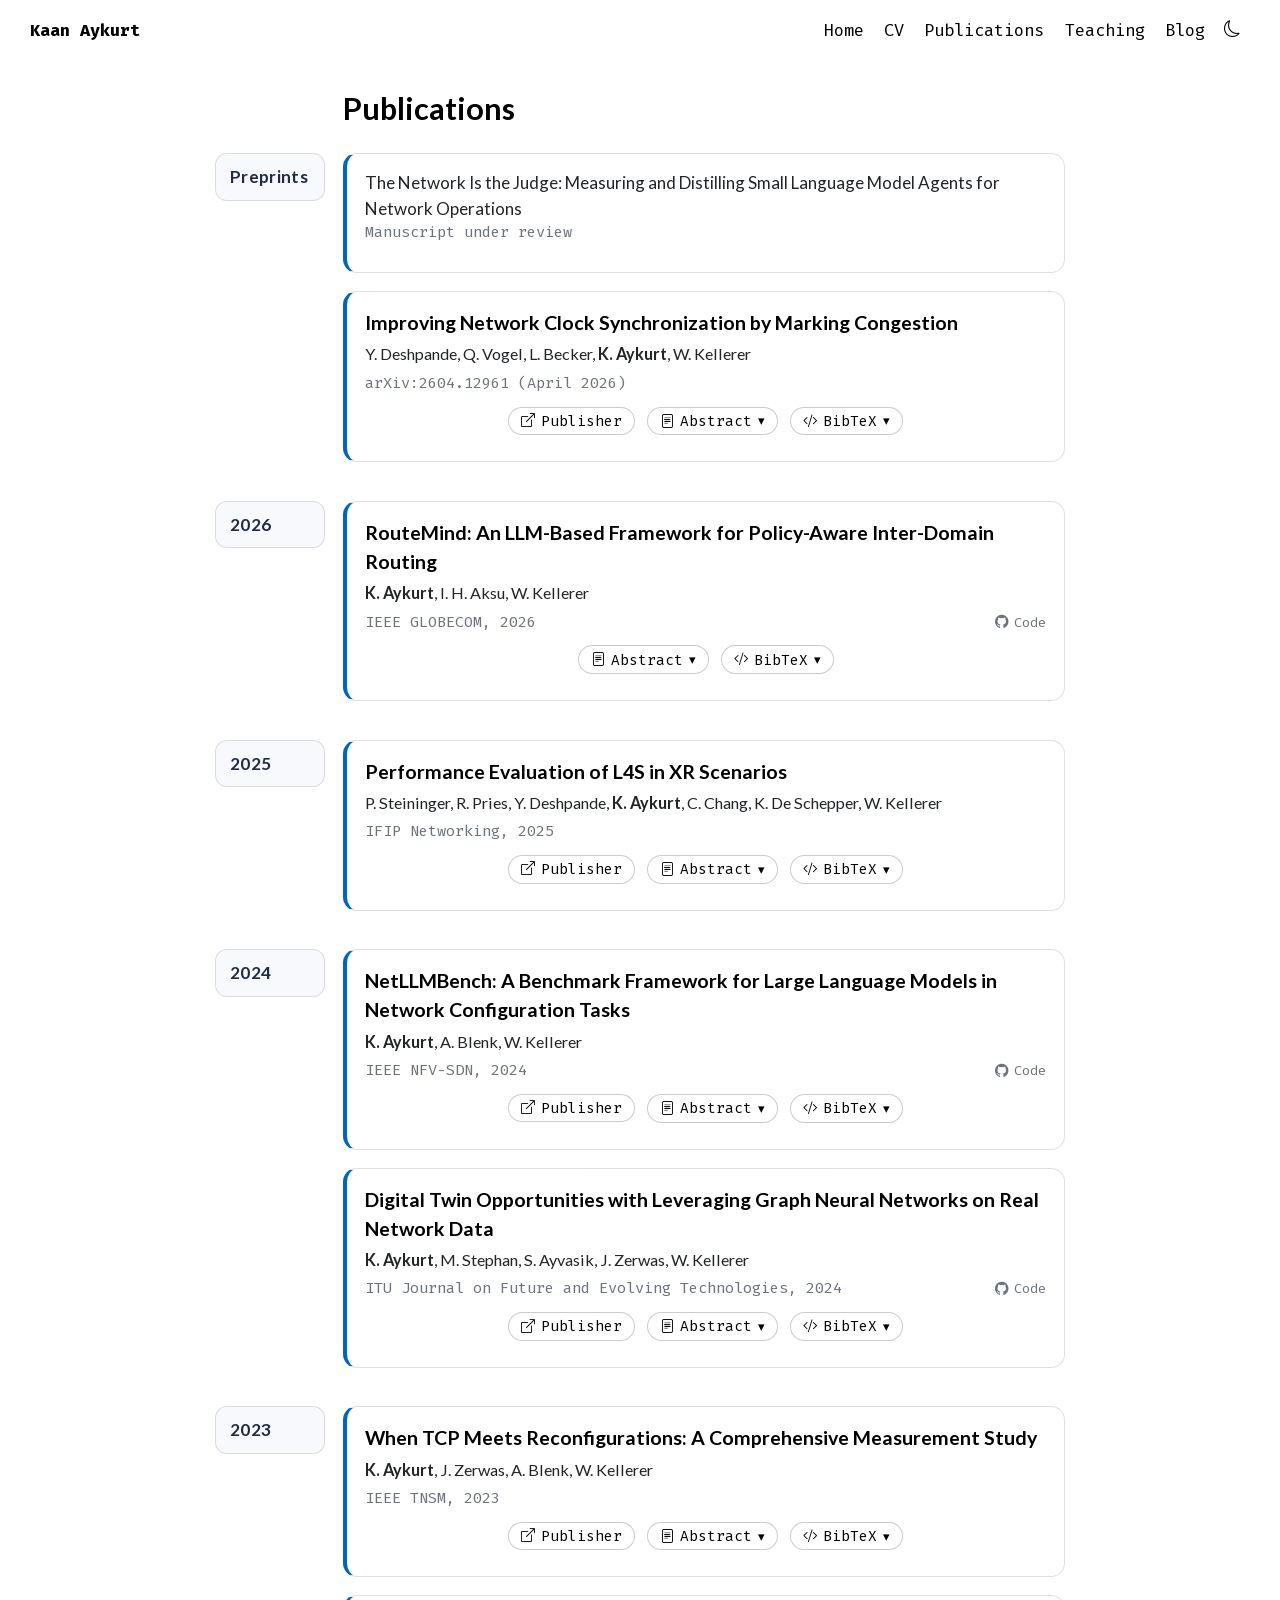
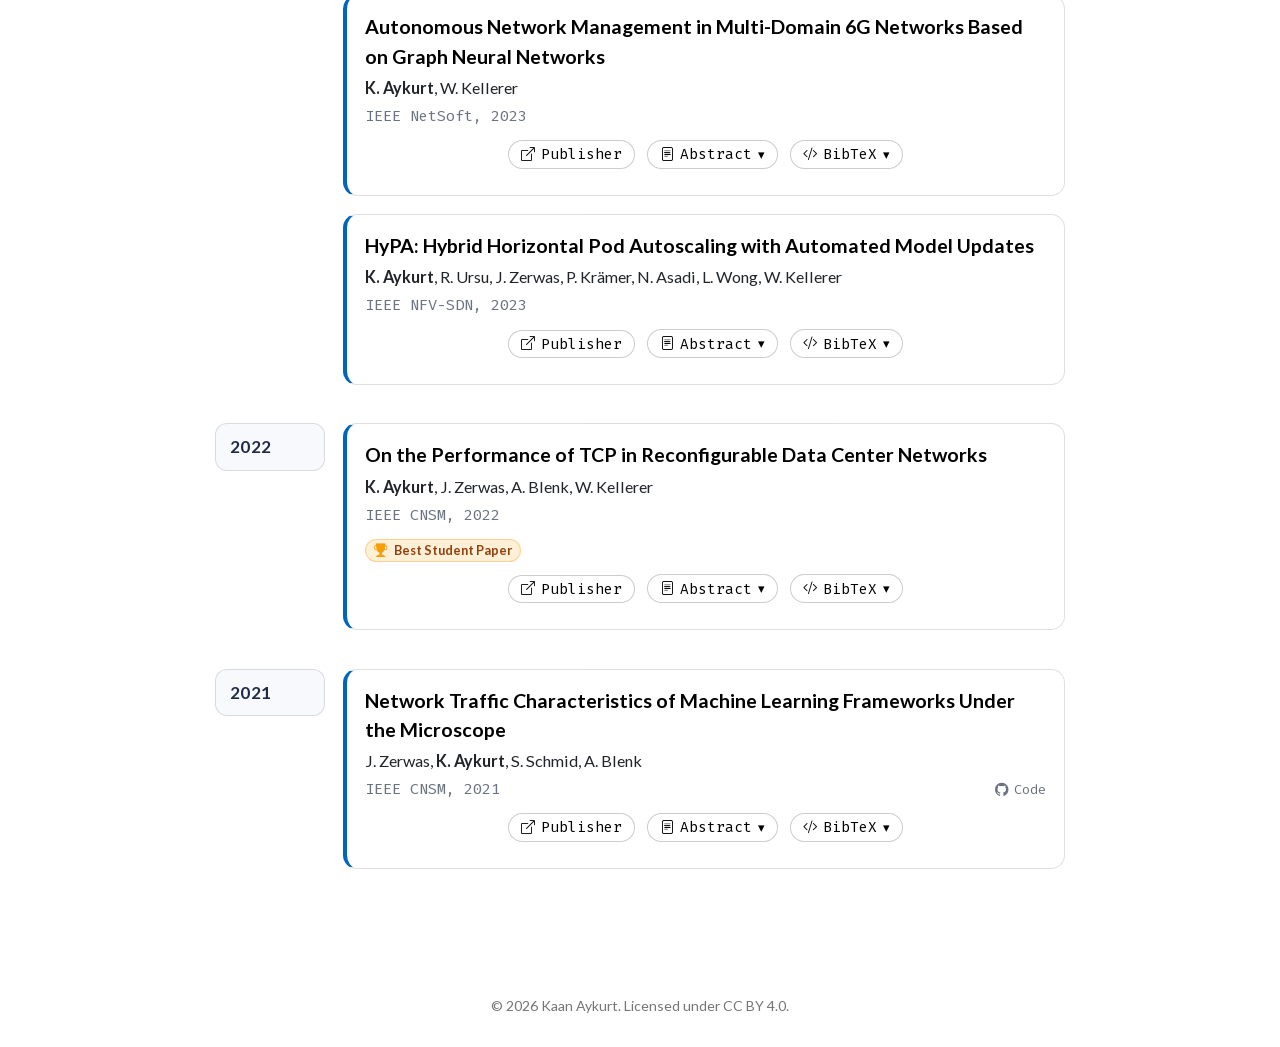
<file: docs/publications.html>
<!DOCTYPE html>
<html xmlns="http://www.w3.org/1999/xhtml" lang="en" xml:lang="en"><head>

<meta charset="utf-8">
<meta name="generator" content="quarto-1.8.27">

<meta name="viewport" content="width=device-width, initial-scale=1.0, user-scalable=yes">


<title>Publications – Kaan Aykurt</title>
<style>
code{white-space: pre-wrap;}
span.smallcaps{font-variant: small-caps;}
div.columns{display: flex; gap: min(4vw, 1.5em);}
div.column{flex: auto; overflow-x: auto;}
div.hanging-indent{margin-left: 1.5em; text-indent: -1.5em;}
ul.task-list{list-style: none;}
ul.task-list li input[type="checkbox"] {
  width: 0.8em;
  margin: 0 0.8em 0.2em -1em; /* quarto-specific, see https://github.com/quarto-dev/quarto-cli/issues/4556 */ 
  vertical-align: middle;
}
</style>


<script src="site_libs/quarto-nav/quarto-nav.js"></script>
<script src="site_libs/quarto-nav/headroom.min.js"></script>
<link href="./favicon.svg" rel="icon" type="image/svg+xml">
<script src="site_libs/clipboard/clipboard.min.js"></script>
<script src="site_libs/quarto-html/quarto.js" type="module"></script>
<script src="site_libs/quarto-html/tabsets/tabsets.js" type="module"></script>
<script src="site_libs/quarto-html/axe/axe-check.js" type="module"></script>
<script src="site_libs/quarto-html/popper.min.js"></script>
<script src="site_libs/quarto-html/tippy.umd.min.js"></script>
<script src="site_libs/quarto-html/anchor.min.js"></script>
<link href="site_libs/quarto-html/tippy.css" rel="stylesheet">
<link href="site_libs/quarto-html/quarto-syntax-highlighting-ed96de9b727972fe78a7b5d16c58bf87.css" rel="stylesheet" id="quarto-text-highlighting-styles">
<script src="site_libs/bootstrap/bootstrap.min.js"></script>
<link href="site_libs/bootstrap/bootstrap-icons.css" rel="stylesheet">
<link href="site_libs/bootstrap/bootstrap-b4ae9a116ab5a1c8fc17ce76ff7d434e.min.css" rel="stylesheet" append-hash="true" id="quarto-bootstrap" data-mode="light">
<script id="quarto-search-options" type="application/json">{
  "language": {
    "search-no-results-text": "No results",
    "search-matching-documents-text": "matching documents",
    "search-copy-link-title": "Copy link to search",
    "search-hide-matches-text": "Hide additional matches",
    "search-more-match-text": "more match in this document",
    "search-more-matches-text": "more matches in this document",
    "search-clear-button-title": "Clear",
    "search-text-placeholder": "",
    "search-detached-cancel-button-title": "Cancel",
    "search-submit-button-title": "Submit",
    "search-label": "Search"
  }
}</script>
<script>
  // Runs before first paint so pages stored as dark never flash light.
  (function () {
    try {
      var stored = localStorage.getItem("theme");
      var dark = stored
        ? stored === "dark"
        : window.matchMedia("(prefers-color-scheme: dark)").matches;
      if (dark) document.documentElement.classList.add("theme-dark");
    } catch (e) {}
  })();
</script>
<link rel="preload" as="font" type="font/woff2" href="./fonts/lato-400-latin.woff2" crossorigin="">
<link rel="preload" as="font" type="font/woff2" href="./fonts/lato-700-latin.woff2" crossorigin="">
<link rel="preload" as="font" type="font/woff2" href="./fonts/fira-mono-400-latin.woff2" crossorigin="">
<meta name="description" content="Publications by Kaan Aykurt on LLM agents for network management, network measurement, reconfigurable data centers and autoscaling, with abstracts, BibTeX and PDFs.">
<meta property="og:description" content="Kaan Aykurt, PhD candidate at the Chair of Communication Networks, TU Munich. Research on AI for networking and networking for AI: LLM agents for network management, benchmarking, and communication in large-scale ML systems.">


<link rel="stylesheet" href="fonts.css">
<link rel="stylesheet" href="styles.css">
<link rel="stylesheet" href="publications.css">
<meta property="og:title" content="Publications – Kaan Aykurt">
<meta property="og:image" content="https://kaanaykurt.me/files/profile.jpeg">
<meta property="og:site_name" content="Kaan Aykurt">
<meta name="twitter:title" content="Publications – Kaan Aykurt">
<meta name="twitter:image" content="https://kaanaykurt.me/files/profile.jpeg">
<meta name="twitter:card" content="summary_large_image">
<link rel="canonical" href="https://kaanaykurt.me/publications.html">
</head>

<body class="nav-fixed quarto-light">

<div id="quarto-search-results"></div>
  <header id="quarto-header" class="headroom fixed-top">
    <nav class="navbar navbar-expand-lg " data-bs-theme="dark">
      <div class="navbar-container container-fluid">
      <div class="navbar-brand-container mx-auto">
    <a class="navbar-brand" href="./index.html">
    <span class="navbar-title">Kaan Aykurt</span>
    </a>
  </div>
          <button class="navbar-toggler" type="button" data-bs-toggle="collapse" data-bs-target="#navbarCollapse" aria-controls="navbarCollapse" aria-expanded="false" aria-label="Toggle navigation" onclick="if (window.quartoToggleHeadroom) { window.quartoToggleHeadroom(); }">
  <span class="navbar-toggler-icon"></span>
</button>
          <div class="collapse navbar-collapse" id="navbarCollapse">
            <ul class="navbar-nav navbar-nav-scroll ms-auto">
  <li class="nav-item">
    <a class="nav-link" href="./index.html"> 
<span class="menu-text">Home</span></a>
  </li>  
  <li class="nav-item">
    <a class="nav-link" href="./cv.html"> 
<span class="menu-text">CV</span></a>
  </li>  
  <li class="nav-item">
    <a class="nav-link active" href="./publications.html" aria-current="page"> 
<span class="menu-text">Publications</span></a>
  </li>  
  <li class="nav-item">
    <a class="nav-link" href="./teaching.html"> 
<span class="menu-text">Teaching</span></a>
  </li>  
  <li class="nav-item">
    <a class="nav-link" href="./blog.html"> 
<span class="menu-text">Blog</span></a>
  </li>  
  <li class="nav-item compact">
    <a class="nav-link" href="./#theme-toggle"> <i class="bi bi-moon" role="img">
</i> 
<span class="menu-text"></span></a>
  </li>  
</ul>
          </div> <!-- /navcollapse -->
            <div class="quarto-navbar-tools">
</div>
      </div> <!-- /container-fluid -->
    </nav>
</header>
<!-- content -->
<div id="quarto-content" class="quarto-container page-columns page-rows-contents page-layout-full page-navbar">
<!-- sidebar -->
<!-- margin-sidebar -->
    <div id="quarto-margin-sidebar" class="sidebar margin-sidebar zindex-bottom">
        
    </div>
<!-- main -->
<main class="content column-page" id="quarto-document-content">

<header id="title-block-header" class="quarto-title-block default">
<div class="quarto-title">
<h1 class="title">Publications</h1>
</div>



<div class="quarto-title-meta column-page">

    
  
    
  </div>
  


</header>


<div class="pub-list">
<div class="pub-year-group"><button class="pub-year-toggle is-open" type="button" aria-expanded="true" aria-controls="pub-year-preprints"><span class="pub-year-label">Preprints</span></button><div class="pub-year-content" id="pub-year-preprints">
<div class="pub-card">
<div class="pub-title">The Network Is the Judge: Measuring and Distilling Small Language Model Agents for Network Operations</div>
<div class="pub-meta-row"><div class="pub-venue">Manuscript under review</div></div>
</div>
<div class="pub-card">
<div class="pub-title"><a href="https://arxiv.org/pdf/2604.12961" target="_blank" rel="noopener">Improving Network Clock Synchronization by Marking Congestion</a></div>
<div class="pub-authors">Y. Deshpande, Q. Vogel, L. Becker, <span class="me">K. Aykurt</span>, W. Kellerer</div>
<div class="pub-meta-row"><div class="pub-venue">arXiv:2604.12961 (April 2026)</div></div>
<div class="pub-links"><div class="pub-link-row"><a class="pub-pill pub-link pub-publisher" href="https://arxiv.org/abs/2604.12961" target="_blank" rel="noopener"><i class="bi bi-box-arrow-up-right" aria-hidden="true"></i> Publisher</a><button class="pub-pill pub-toggle" type="button" aria-expanded="false" aria-controls="pub-abs-2"><i class="bi bi-file-text" aria-hidden="true"></i> Abstract <span class="pub-bib-arrow" aria-hidden="true">▾</span></button><button class="pub-pill pub-toggle" type="button" aria-expanded="false" aria-controls="pub-bib-2"><i class="bi bi-code-slash" aria-hidden="true"></i> BibTeX <span class="pub-bib-arrow" aria-hidden="true">▾</span></button></div><div class="pub-link-panels"><div class="pub-abs-wrap pub-panel" id="pub-abs-2" hidden=""><div class="pub-abs-text"><p>Achieving consistent time across devices in distributed systems often involves exchanging timestamped messages over a network. Precise time synchronization is crucial for applications such as cellular networks, industrial automation, and transactional databases. However, delay variation in synchronization packets, often caused by congestion from competing traffic, degrades synchronization accuracy. Detecting whether a packet experienced congestion can help improve synchronization through filtering and statistical methods.</p><p>We propose an in-network congestion indication and filtering mechanism for synchronization messages used in protocols such as the Network Time Protocol (NTP) and Precision Time Protocol (PTP). Network devices mark packets that experienced queuing, allowing clocks to correct errors caused by varying delays. Our approach requires only simple changes at switches or routers, avoiding deep packet inspection or protocol modifications. The method is backward compatible, using standard but currently unused fields in IP, PTP, or NTP headers.</p><p>We implement our method on a Tofino P4 target and demonstrate an improvement of over 80% in synchronization performance over a single hop. Moreover, we show that the performance of traditional statistical filters, such as min-RTT and median-delay, is improved by 90% over the one-hop hardware setup. We further demonstrate the effectiveness of our proposed method across multiple hops, both analytically and through simulation. Congestion marking improves the root-mean-squared clock offset estimation error by 30% to 80%, depending on network conditions and filtering techniques.</p></div></div><div class="pub-bibtex-wrap pub-panel" id="pub-bib-2" hidden=""><button class="pub-bib-copy" type="button" aria-label="Copy BibTeX"><i class="bi bi-clipboard"></i></button>
<pre class="pub-bibtex">@misc{deshpande2026clocksync,
  title={Improving Network Clock Synchronization by Marking Congestion},
  author={Deshpande, Yash and Vogel, Quirin and Becker, Laura and Aykurt, Kaan and Kellerer, Wolfgang},
  year={2026},
  eprint={2604.12961},
  archivePrefix={arXiv},
  primaryClass={cs.NI}
}</pre></div></div></div>
</div>
</div></div>
<div class="pub-year-group"><button class="pub-year-toggle is-open" type="button" aria-expanded="true" aria-controls="pub-year-2026"><span class="pub-year-label">2026</span></button><div class="pub-year-content" id="pub-year-2026">
<div class="pub-card">
<div class="pub-title"><a href="https://mediatum.ub.tum.de/doc/1861162/document.pdf" target="_blank" rel="noopener">RouteMind: An LLM-Based Framework for Policy-Aware Inter-Domain Routing</a></div>
<div class="pub-authors"><span class="me">K. Aykurt</span>, I. H. Aksu, W. Kellerer</div>
<div class="pub-meta-row"><div class="pub-venue">IEEE GLOBECOM, 2026</div><div class="pub-resources"><a class="pub-resource" href="https://github.com/kaanaykurt/routemind" target="_blank" rel="noopener"><i class="bi bi-github" aria-hidden="true"></i> Code</a></div></div>
<div class="pub-links"><div class="pub-link-row"><button class="pub-pill pub-toggle" type="button" aria-expanded="false" aria-controls="pub-abs-3"><i class="bi bi-file-text" aria-hidden="true"></i> Abstract <span class="pub-bib-arrow" aria-hidden="true">▾</span></button><button class="pub-pill pub-toggle" type="button" aria-expanded="false" aria-controls="pub-bib-3"><i class="bi bi-code-slash" aria-hidden="true"></i> BibTeX <span class="pub-bib-arrow" aria-hidden="true">▾</span></button></div><div class="pub-link-panels"><div class="pub-abs-wrap pub-panel" id="pub-abs-3" hidden=""><div class="pub-abs-text"><p>The decentralized and policy-oriented nature of inter-domain routing presents a significant challenge for the realization of autonomous network management. While Large Language Models (LLMs) are increasingly used for static configuration generation, their viability as dynamic, policy-aware Autonomous System (AS) agents remains unexplored. To bridge this gap, we propose RouteMind, an LLM-based framework that utilizes AS agents to autonomously manage inter-domain routing. By deploying RouteMind across CAIDA-derived topologies within an emulated network environment, we demonstrate that these agents can successfully synthesize runnable BGP configurations and enforce policies.</p></div></div><div class="pub-bibtex-wrap pub-panel" id="pub-bib-3" hidden=""><button class="pub-bib-copy" type="button" aria-label="Copy BibTeX"><i class="bi bi-clipboard"></i></button>
<pre class="pub-bibtex">@inproceedings{aykurt2026routemind,
  title={RouteMind: An LLM-Based Framework for Policy-Aware Inter-Domain Routing},
  author={Aykurt, Kaan and Aksu, Ismail Hakan and Kellerer, Wolfgang},
  booktitle={2026 IEEE Global Communications Conference (GLOBECOM)},
  year={2026}
}</pre></div></div></div>
</div>
</div></div>
<div class="pub-year-group"><button class="pub-year-toggle is-open" type="button" aria-expanded="true" aria-controls="pub-year-2025"><span class="pub-year-label">2025</span></button><div class="pub-year-content" id="pub-year-2025">
<div class="pub-card">
<div class="pub-title"><a href="https://opendl.ifip-tc6.org/db/conf/networking/networking2025/1571141457.pdf" target="_blank" rel="noopener">Performance Evaluation of L4S in XR Scenarios</a></div>
<div class="pub-authors">P. Steininger, R. Pries, Y. Deshpande, <span class="me">K. Aykurt</span>, C. Chang, K. De Schepper, W. Kellerer</div>
<div class="pub-meta-row"><div class="pub-venue">IFIP Networking, 2025</div></div>
<div class="pub-links"><div class="pub-link-row"><a class="pub-pill pub-link pub-publisher" href="https://dl.ifip.org/index.html/db/conf/networking/networking2025/" target="_blank" rel="noopener"><i class="bi bi-box-arrow-up-right" aria-hidden="true"></i> Publisher</a><button class="pub-pill pub-toggle" type="button" aria-expanded="false" aria-controls="pub-abs-4"><i class="bi bi-file-text" aria-hidden="true"></i> Abstract <span class="pub-bib-arrow" aria-hidden="true">▾</span></button><button class="pub-pill pub-toggle" type="button" aria-expanded="false" aria-controls="pub-bib-4"><i class="bi bi-code-slash" aria-hidden="true"></i> BibTeX <span class="pub-bib-arrow" aria-hidden="true">▾</span></button></div><div class="pub-link-panels"><div class="pub-abs-wrap pub-panel" id="pub-abs-4" hidden=""><div class="pub-abs-text"><p>Low Latency, Low Loss, Scalable Throughput (L4S) is a network protocol designed to provide ultra-low queuing delays, minimal packet loss, and scalable throughput, which are key factors for real-time applications such as streaming, online gaming, and Extended Reality (XR). With the rise of advanced XR applications and the increasing adoption of various XR headsets, remote rendering has become a common practice due to the hardware limitations of these devices.</p><p>This study evaluates the performance of L4S in multi-device XR scenarios, focusing on its impact on latency, packet loss, and throughput. Unlike traditional congestion control mechanisms, which rely on reactive loss-based methods, L4S employs Explicit Congestion Notification (ECN) to signal congestion along with fast congestion control algorithms to minimize packet loss.</p><p>This proactive approach enables rapid adaptation to network conditions, ensuring consistently low latency and improved stability. L4S was integrated into the network infrastructure between a streaming application and an XR headset. The performance was tested under varying network conditions to assess its effectiveness. The results show that L4S significantly reduces packet loss and latency while maintaining high throughput, leading to enhanced XR streaming quality and real-time interactions. These findings demonstrate the potential of L4S to improve real-world XR applications, with implications for broader adoption in lowlatency networking.</p></div></div><div class="pub-bibtex-wrap pub-panel" id="pub-bib-4" hidden=""><button class="pub-bib-copy" type="button" aria-label="Copy BibTeX"><i class="bi bi-clipboard"></i></button>
<pre class="pub-bibtex">@inproceedings{steininger2025l4s,
  title={Performance Evaluation of L4S in XR Scenarios},
  author={Steininger, Philipp and Pries, Rastin and Deshpande, Yash and Aykurt, Kaan and Chang, Chia-Yu and De Schepper, Koen and Kellerer, Wolfgang},
  booktitle={2025 IFIP Networking Conference (IFIP Networking)},
  year={2025}
}</pre></div></div></div>
</div>
</div></div>
<div class="pub-year-group"><button class="pub-year-toggle is-open" type="button" aria-expanded="true" aria-controls="pub-year-2024"><span class="pub-year-label">2024</span></button><div class="pub-year-content" id="pub-year-2024">
<div class="pub-card">
<div class="pub-title"><a href="https://mediatum.ub.tum.de/doc/1759791/document.pdf" target="_blank" rel="noopener">NetLLMBench: A Benchmark Framework for Large Language Models in Network Configuration Tasks</a></div>
<div class="pub-authors"><span class="me">K. Aykurt</span>, A. Blenk, W. Kellerer</div>
<div class="pub-meta-row"><div class="pub-venue">IEEE NFV-SDN, 2024</div><div class="pub-resources"><a class="pub-resource" href="https://github.com/kaanaykurt/netllmbench" target="_blank" rel="noopener"><i class="bi bi-github" aria-hidden="true"></i> Code</a></div></div>
<div class="pub-links"><div class="pub-link-row"><a class="pub-pill pub-link pub-publisher" href="https://ieeexplore.ieee.org/document/10807499" target="_blank" rel="noopener"><i class="bi bi-box-arrow-up-right" aria-hidden="true"></i> Publisher</a><button class="pub-pill pub-toggle" type="button" aria-expanded="false" aria-controls="pub-abs-5"><i class="bi bi-file-text" aria-hidden="true"></i> Abstract <span class="pub-bib-arrow" aria-hidden="true">▾</span></button><button class="pub-pill pub-toggle" type="button" aria-expanded="false" aria-controls="pub-bib-5"><i class="bi bi-code-slash" aria-hidden="true"></i> BibTeX <span class="pub-bib-arrow" aria-hidden="true">▾</span></button></div><div class="pub-link-panels"><div class="pub-abs-wrap pub-panel" id="pub-abs-5" hidden=""><div class="pub-abs-text"><p>Traditional network management techniques often struggle with the scale and dynamism of modern networks, requiring significant human oversight and being prone to high error rates. Large Language Models (LLMs) present a promising alternative to conventional approaches by automating network configuration and management. However, a systematic way to evaluate their performance is lacking in the literature.</p><p>This paper introduces NetLLMBench, a novel framework designed to rigorously assess the performance of LLMs in managing computer networks. By integrating prompt engineering and network emulation in a closed loop, NetLLMBench benchmarks and validates LLMs’ responses in various configuration scenarios. The findings establish foundational benchmarks to guide future applications of LLMs in enhancing network management efficiency.</p></div></div><div class="pub-bibtex-wrap pub-panel" id="pub-bib-5" hidden=""><button class="pub-bib-copy" type="button" aria-label="Copy BibTeX"><i class="bi bi-clipboard"></i></button>
<pre class="pub-bibtex">@inproceedings{aykurt2024netllmbench,
  title={NetLLMBench: A Benchmark Framework for Large Language Models in Network Configuration Tasks},
  author={Aykurt, Kaan and Blenk, Andreas and Kellerer, Wolfgang},
  booktitle={2024 IEEE Conference on Network Function Virtualization and Software Defined Networks (NFV-SDN)},
  pages={1-6},
  year={2024},
  doi={10.1109/NFV-SDN61811.2024.10807499}
}</pre></div></div></div>
</div>
<div class="pub-card">
<div class="pub-title"><a href="https://www.itu.int/dms_pub/itu-s/opb/jnl/S-JNL-VOL5.ISSUE4-2024-A34-PDF-E.pdf" target="_blank" rel="noopener">Digital Twin Opportunities with Leveraging Graph Neural Networks on Real Network Data</a></div>
<div class="pub-authors"><span class="me">K. Aykurt</span>, M. Stephan, S. Ayvasik, J. Zerwas, W. Kellerer</div>
<div class="pub-meta-row"><div class="pub-venue">ITU Journal on Future and Evolving Technologies, 2024</div><div class="pub-resources"><a class="pub-resource" href="https://github.com/kaanaykurt/lkn-tum-gnnchallenge2023" target="_blank" rel="noopener"><i class="bi bi-github" aria-hidden="true"></i> Code</a></div></div>
<div class="pub-links"><div class="pub-link-row"><a class="pub-pill pub-link pub-publisher" href="https://www.itu.int/pub/S-JNL-VOL5.ISSUE4-2024-A34" target="_blank" rel="noopener"><i class="bi bi-box-arrow-up-right" aria-hidden="true"></i> Publisher</a><button class="pub-pill pub-toggle" type="button" aria-expanded="false" aria-controls="pub-abs-6"><i class="bi bi-file-text" aria-hidden="true"></i> Abstract <span class="pub-bib-arrow" aria-hidden="true">▾</span></button><button class="pub-pill pub-toggle" type="button" aria-expanded="false" aria-controls="pub-bib-6"><i class="bi bi-code-slash" aria-hidden="true"></i> BibTeX <span class="pub-bib-arrow" aria-hidden="true">▾</span></button></div><div class="pub-link-panels"><div class="pub-abs-wrap pub-panel" id="pub-abs-6" hidden=""><div class="pub-abs-text"><p>Sixth-generation networks propose integrating multiple networks while ensuring seamless network performance. Hence, networks are becoming increasingly complex while the traditional methods to manage networks are facing significant challenges as the topology sizes, traffic patterns, and network domains are changing. Autonomous network management solutions, which are often built on digital twins, are emerging as possible candidates for addressing these challenges.</p><p>Machine learning models are widely used for realizing digital twins. Among many neural network structures, graph neural networks are a subclass of promising machine learning methods that perform well in graph-structured data such as network topologies. In this paper, we explore GNN performance on real network data and present our solution to per-flow mean delay prediction which achieves a MAPE of 35.39%, improving the baseline solutions by over 20% together with additional findings and further improved models for Graph Neural Networking Challenge 2023.</p></div></div><div class="pub-bibtex-wrap pub-panel" id="pub-bib-6" hidden=""><button class="pub-bib-copy" type="button" aria-label="Copy BibTeX"><i class="bi bi-clipboard"></i></button>
<pre class="pub-bibtex">@article{aykurt2024dtopportunities,
  title={Digital Twin Opportunities with Leveraging Graph Neural Networks on Real Network Data},
  author={Aykurt, Kaan and Stephan, Maximilian and Ayvasik, Serkut and Zerwas, Johannes and Kellerer, Wolfgang},
  journal={ITU Journal on Future and Evolving Technologies},
  volume={5},
  number={4},
  pages={458–464},
  year={2024},
  doi={10.52953/ZOEM2142}
}</pre></div></div></div>
</div>
</div></div>
<div class="pub-year-group"><button class="pub-year-toggle is-open" type="button" aria-expanded="true" aria-controls="pub-year-2023"><span class="pub-year-label">2023</span></button><div class="pub-year-content" id="pub-year-2023">
<div class="pub-card">
<div class="pub-title"><a href="https://mediatum.ub.tum.de/doc/1725261/document.pdf" target="_blank" rel="noopener">When TCP Meets Reconfigurations: A Comprehensive Measurement Study</a></div>
<div class="pub-authors"><span class="me">K. Aykurt</span>, J. Zerwas, A. Blenk, W. Kellerer</div>
<div class="pub-meta-row"><div class="pub-venue">IEEE TNSM, 2023</div></div>
<div class="pub-links"><div class="pub-link-row"><a class="pub-pill pub-link pub-publisher" href="https://ieeexplore.ieee.org/abstract/document/10295992" target="_blank" rel="noopener"><i class="bi bi-box-arrow-up-right" aria-hidden="true"></i> Publisher</a><button class="pub-pill pub-toggle" type="button" aria-expanded="false" aria-controls="pub-abs-7"><i class="bi bi-file-text" aria-hidden="true"></i> Abstract <span class="pub-bib-arrow" aria-hidden="true">▾</span></button><button class="pub-pill pub-toggle" type="button" aria-expanded="false" aria-controls="pub-bib-7"><i class="bi bi-code-slash" aria-hidden="true"></i> BibTeX <span class="pub-bib-arrow" aria-hidden="true">▾</span></button></div><div class="pub-link-panels"><div class="pub-abs-wrap pub-panel" id="pub-abs-7" hidden=""><div class="pub-abs-text"><p>The diversity of deployed applications in data centers leads to a complex traffic mix in the network. Reconfigurable Data Center Networks (RDCNs) have been designed to fulfill the demanding requirements of ever-changing data center traffic. However, they pose new challenges for network traffic engineering, e.g., interference between reconfigurations, transport layer protocols, and congestion control (CC) algorithms. This raises a fundamental research problem: can the current transport layer protocols handle frequent network updates?</p><p>This paper focuses on TCP and presents a measurement study of TCP performance in RDCNs. In particular, it evaluates diverse traffic mixes combining TCP variants, UDP, and QUIC transport protocols. The quantitative analysis of the measurements shows that migrated TCP flows suffer from frequent reconfigurations. The effect of reconfigurations on the cost, e.g. increased Flow Completion Time (FCT), depending on the traffic mix is modeled with Machine Learning (ML) methods. The availability of such a model will provide insights into the relationship between the reconfiguration settings and the FCT. Our model explains 88% of the variance in the FCT increase under different reconfiguration settings.</p></div></div><div class="pub-bibtex-wrap pub-panel" id="pub-bib-7" hidden=""><button class="pub-bib-copy" type="button" aria-label="Copy BibTeX"><i class="bi bi-clipboard"></i></button>
<pre class="pub-bibtex">@article{aykurt2024tcpmeetsreconfigurations,
  author={Aykurt, Kaan and Zerwas, Johannes and Blenk, Andreas and Kellerer, Wolfgang},
  journal={IEEE Transactions on Network and Service Management},
  title={When TCP Meets Reconfigurations: A Comprehensive Measurement Study},
  year={2024},
  volume={21},
  number={2},
  pages={1372-1386},
  doi={10.1109/TNSM.2023.3327508}
}</pre></div></div></div>
</div>
<div class="pub-card">
<div class="pub-title"><a href="https://mediatum.ub.tum.de/doc/1707392/document.pdf" target="_blank" rel="noopener">Autonomous Network Management in Multi-Domain 6G Networks Based on Graph Neural Networks</a></div>
<div class="pub-authors"><span class="me">K. Aykurt</span>, W. Kellerer</div>
<div class="pub-meta-row"><div class="pub-venue">IEEE NetSoft, 2023</div></div>
<div class="pub-links"><div class="pub-link-row"><a class="pub-pill pub-link pub-publisher" href="https://ieeexplore.ieee.org/abstract/document/10175480" target="_blank" rel="noopener"><i class="bi bi-box-arrow-up-right" aria-hidden="true"></i> Publisher</a><button class="pub-pill pub-toggle" type="button" aria-expanded="false" aria-controls="pub-abs-8"><i class="bi bi-file-text" aria-hidden="true"></i> Abstract <span class="pub-bib-arrow" aria-hidden="true">▾</span></button><button class="pub-pill pub-toggle" type="button" aria-expanded="false" aria-controls="pub-bib-8"><i class="bi bi-code-slash" aria-hidden="true"></i> BibTeX <span class="pub-bib-arrow" aria-hidden="true">▾</span></button></div><div class="pub-link-panels"><div class="pub-abs-wrap pub-panel" id="pub-abs-8" hidden=""><div class="pub-abs-text"><p>Sixth-generation (6G) networks propose integrating multiple networks and domains while improving network performance. Hence, today’s networks are becoming increasingly larger and more complex. Traditional methods to manage networks are facing significant challenges as the topology sizes, traffic patterns, and network domains are changing.</p><p>This paper presents the state-of-the-art in literature for network management and proposes a research plan for an autonomous network management framework fueled by the Digital Twin (DT) paradigm. Unlike the existing methods such as Queuing Theory (QT) or network simulation studies, the proposed framework relies on state-of-the-art Graph Neural Networks (GNNs) for network performance analysis. We argue that seamless integration of networks while improving performance guarantees can be achieved via autonomous management of networks and present a research plan in this paper.</p></div></div><div class="pub-bibtex-wrap pub-panel" id="pub-bib-8" hidden=""><button class="pub-bib-copy" type="button" aria-label="Copy BibTeX"><i class="bi bi-clipboard"></i></button>
<pre class="pub-bibtex">@inproceedings{aykurt2023autonomous,
  title={Autonomous Network Management in Multi-Domain 6G Networks Based on Graph Neural Networks},
  author={Aykurt, Kaan and Kellerer, Wolfgang},
  booktitle={2023 IEEE 9th International Conference on Network Softwarization (NetSoft)},
  pages={338-341},
  year={2023},
  doi={10.1109/NetSoft57336.2023.10175480}
}</pre></div></div></div>
</div>
<div class="pub-card">
<div class="pub-title"><a href="https://mediatum.ub.tum.de/doc/1722633/1722633.pdf" target="_blank" rel="noopener">HyPA: Hybrid Horizontal Pod Autoscaling with Automated Model Updates</a></div>
<div class="pub-authors"><span class="me">K. Aykurt</span>, R. Ursu, J. Zerwas, P. Krämer, N. Asadi, L. Wong, W. Kellerer</div>
<div class="pub-meta-row"><div class="pub-venue">IEEE NFV-SDN, 2023</div></div>
<div class="pub-links"><div class="pub-link-row"><a class="pub-pill pub-link pub-publisher" href="https://ieeexplore.ieee.org/abstract/document/10329742" target="_blank" rel="noopener"><i class="bi bi-box-arrow-up-right" aria-hidden="true"></i> Publisher</a><button class="pub-pill pub-toggle" type="button" aria-expanded="false" aria-controls="pub-abs-9"><i class="bi bi-file-text" aria-hidden="true"></i> Abstract <span class="pub-bib-arrow" aria-hidden="true">▾</span></button><button class="pub-pill pub-toggle" type="button" aria-expanded="false" aria-controls="pub-bib-9"><i class="bi bi-code-slash" aria-hidden="true"></i> BibTeX <span class="pub-bib-arrow" aria-hidden="true">▾</span></button></div><div class="pub-link-panels"><div class="pub-abs-wrap pub-panel" id="pub-abs-9" hidden=""><div class="pub-abs-text"><p>Due to changing demand patterns driven by technological advancements and the rise of new applications and services, the provisioning of heterogeneous workloads is a crucial component of the resource allocation problem. Traditional resource allocation strategies such as reactive autoscaling or prediction-based proactive solutions, fail to meet the desired performance goals when the underlying demand arrival pattern changes.</p><p>In this paper, we present HyPA, which combines reactive and proactive components to autoscale pods in a Kubernetes environment. In contrast to previous approaches of hybrid autoscaling, HyPA automatically reacts to drifts in the request arrival pattern. Specifically, it updates the model of its proactive component when the prediction performance decreases. The evaluation in a simulation on a variety of real-world traces, spanning multiple days, demonstrates that HyPA improves upon existing purely reactive and purely proactive horizontal pod autoscalers.</p></div></div><div class="pub-bibtex-wrap pub-panel" id="pub-bib-9" hidden=""><button class="pub-bib-copy" type="button" aria-label="Copy BibTeX"><i class="bi bi-clipboard"></i></button>
<pre class="pub-bibtex">@inproceedings{aykurt2023hypa,
  title={HyPA: Hybrid Horizontal Pod Autoscaling with Automated Model Updates},
  author={Aykurt, Kaan and Ursu, Răzvan-Mihai and Zerwas, Johannes and Krämer, Patrick and Asadi, Navidreza and Wong, Leon and Kellerer, Wolfgang},
  booktitle={2023 IEEE Conference on Network Function Virtualization and Software Defined Networks (NFV-SDN)},
  year={2023},
  pages={8-14},
  doi={10.1109/NFV-SDN59219.2023.10329742}
}</pre></div></div></div>
</div>
</div></div>
<div class="pub-year-group"><button class="pub-year-toggle is-open" type="button" aria-expanded="true" aria-controls="pub-year-2022"><span class="pub-year-label">2022</span></button><div class="pub-year-content" id="pub-year-2022">
<div class="pub-card">
<div class="pub-title"><a href="https://opendl.ifip-tc6.org/db/conf/cnsm/cnsm2022/15.pdf" target="_blank" rel="noopener">On the Performance of TCP in Reconfigurable Data Center Networks</a></div>
<div class="pub-authors"><span class="me">K. Aykurt</span>, J. Zerwas, A. Blenk, W. Kellerer</div>
<div class="pub-meta-row"><div class="pub-venue">IEEE CNSM, 2022</div></div>
<div class="pub-award-badge" aria-label="Best Student Paper award"><i class="bi bi-trophy-fill" aria-hidden="true"></i> Best Student Paper</div>
<div class="pub-links"><div class="pub-link-row"><a class="pub-pill pub-link pub-publisher" href="https://ieeexplore.ieee.org/abstract/document/9964863" target="_blank" rel="noopener"><i class="bi bi-box-arrow-up-right" aria-hidden="true"></i> Publisher</a><button class="pub-pill pub-toggle" type="button" aria-expanded="false" aria-controls="pub-abs-10"><i class="bi bi-file-text" aria-hidden="true"></i> Abstract <span class="pub-bib-arrow" aria-hidden="true">▾</span></button><button class="pub-pill pub-toggle" type="button" aria-expanded="false" aria-controls="pub-bib-10"><i class="bi bi-code-slash" aria-hidden="true"></i> BibTeX <span class="pub-bib-arrow" aria-hidden="true">▾</span></button></div><div class="pub-link-panels"><div class="pub-abs-wrap pub-panel" id="pub-abs-10" hidden=""><div class="pub-abs-text"><p>Today’s data centers are hosting various applications under the same roof. The diversity among deployed applications leads to a complex traffic mix in Data Center Networks (DCNs). Reconfigurable Data Center Networks (RDCNs) have been designed to fulfill the demanding requirements of ever-changing data center traffic. However, they pose new challenges for network traffic engineering, e.g., interference between reconfigurations and congestion control (CC). This raises a fundamental research problem: can the current transport layer protocols handle frequent network updates?</p><p>This paper focuses on the Transmission Control Protocol (TCP) and presents a measurement study of TCP variants in RDCNs. The quantitative analysis of the measurements shows that migrated flows suffer from frequent reconfigurations. The effect of reconfigurations on the cost, e.g. increased Flow Completion Time (FCT), depending on the traffic mix is modeled with Machine Learning (ML) methods. The availability of such a model will provide insights into the relationship between the reconfiguration settings and the FCT. Our model explains 88% of the variance in the FCT increase under different reconfiguration settings.</p></div></div><div class="pub-bibtex-wrap pub-panel" id="pub-bib-10" hidden=""><button class="pub-bib-copy" type="button" aria-label="Copy BibTeX"><i class="bi bi-clipboard"></i></button>
<pre class="pub-bibtex">@inproceedings{aykurt2022tcpperformance,
  title={On the Performance of TCP in Reconfigurable Data Center Networks},
  author={Aykurt, Kaan and Zerwas, Johannes and Blenk, Andreas and Kellerer, Wolfgang},
  booktitle={2022 18th International Conference on Network and Service Management (CNSM)},
  year={2022},
  pages={127-135},
  doi={10.23919/CNSM55787.2022.9964863}
}</pre></div></div></div>
</div>
</div></div>
<div class="pub-year-group"><button class="pub-year-toggle is-open" type="button" aria-expanded="true" aria-controls="pub-year-2021"><span class="pub-year-label">2021</span></button><div class="pub-year-content" id="pub-year-2021">
<div class="pub-card">
<div class="pub-title"><a href="https://opendl.ifip-tc6.org/db/conf/cnsm/cnsm2021/1570733005.pdf" target="_blank" rel="noopener">Network Traffic Characteristics of Machine Learning Frameworks Under the Microscope</a></div>
<div class="pub-authors">J. Zerwas, <span class="me">K. Aykurt</span>, S. Schmid, A. Blenk</div>
<div class="pub-meta-row"><div class="pub-venue">IEEE CNSM, 2021</div><div class="pub-resources"><a class="pub-resource" href="https://github.com/kaanaykurt/dml-network-traffic-analysis" target="_blank" rel="noopener"><i class="bi bi-github" aria-hidden="true"></i> Code</a></div></div>
<div class="pub-links"><div class="pub-link-row"><a class="pub-pill pub-link pub-publisher" href="https://ieeexplore.ieee.org/abstract/document/9615524" target="_blank" rel="noopener"><i class="bi bi-box-arrow-up-right" aria-hidden="true"></i> Publisher</a><button class="pub-pill pub-toggle" type="button" aria-expanded="false" aria-controls="pub-abs-11"><i class="bi bi-file-text" aria-hidden="true"></i> Abstract <span class="pub-bib-arrow" aria-hidden="true">▾</span></button><button class="pub-pill pub-toggle" type="button" aria-expanded="false" aria-controls="pub-bib-11"><i class="bi bi-code-slash" aria-hidden="true"></i> BibTeX <span class="pub-bib-arrow" aria-hidden="true">▾</span></button></div><div class="pub-link-panels"><div class="pub-abs-wrap pub-panel" id="pub-abs-11" hidden=""><div class="pub-abs-text"><p>High computational demands of complex deep learning models led to workload distribution across multiple machines. Many frameworks for distributed machine learning (DML) have been developed and are employed in practice for orchestrating workload distribution.</p><p>In this paper, we analyze and compare network behaviors of three widely used state-of-the-art DML frameworks. The study reveals that traffic can largely vary across the frameworks. While some frameworks exhibit well predictable patterns, others are less structured. We further explore whether and how it is possible to relate the network traffic to the DML jobs’ attributes, and present a multiple linear regression model accordingly. Our results can inform the networking community about traffic characteristics and contribute toward the generation of realistic DML traffic for simulation studies.</p></div></div><div class="pub-bibtex-wrap pub-panel" id="pub-bib-11" hidden=""><button class="pub-bib-copy" type="button" aria-label="Copy BibTeX"><i class="bi bi-clipboard"></i></button>
<pre class="pub-bibtex">@inproceedings{zerwas2021dml,
  title={Network Traffic Characteristics of Machine Learning Frameworks Under the Microscope},
  author={Zerwas, Johannes and Aykurt, Kaan and Schmid, Stefan and Blenk, Andreas},
  booktitle={2021 17th International Conference on Network and Service Management (CNSM)},
  year={2021},
  pages={207-215},
  doi={10.23919/CNSM52442.2021.9615524}
}</pre></div></div></div>
</div>
</div></div>
</div>
<script>
    document.addEventListener("click", (event) => {
        const yearToggle = event.target.closest(".pub-year-toggle");
        if (yearToggle) {
            const targetId = yearToggle.getAttribute("aria-controls");
            const content = targetId ? document.getElementById(targetId) : null;
            if (!content) return;
            const isOpen = yearToggle.classList.contains("is-open");
            yearToggle.classList.toggle("is-open", !isOpen);
            yearToggle.setAttribute("aria-expanded", String(!isOpen));
            content.hidden = isOpen;
            return;
        }

        const toggle = event.target.closest(".pub-toggle");
        if (toggle) {
            const card = toggle.closest(".pub-card");
            const targetId = toggle.getAttribute("aria-controls");
            const panel = card ? card.querySelector(`#${targetId}`) : null;
            if (!panel) return;
            const wasOpen = toggle.classList.contains("is-open");
            if (card) {
                card.querySelectorAll(".pub-toggle.is-open").forEach((button) => {
                    button.classList.remove("is-open");
                    button.setAttribute("aria-expanded", "false");
                });
                card.querySelectorAll(".pub-panel.is-open").forEach((openPanel) => {
                    openPanel.classList.remove("is-open");
                    openPanel.hidden = true;
                });
            }
            if (!wasOpen) {
                toggle.classList.add("is-open");
                toggle.setAttribute("aria-expanded", "true");
                panel.classList.add("is-open");
                panel.hidden = false;
            }
            return;
        }

        const button = event.target.closest(".pub-bib-copy");
        if (!button) return;
        const wrapper = button.closest(".pub-bibtex-wrap");
        const pre = wrapper ? wrapper.querySelector(".pub-bibtex") : null;
        if (!pre) return;
        const text = pre.textContent || "";
        navigator.clipboard.writeText(text).then(() => {
            button.classList.add("is-copied");
            const originalLabel = button.getAttribute("aria-label") || "Copy BibTeX";
            button.setAttribute("aria-label", "Copied");
            window.setTimeout(() => {
                button.classList.remove("is-copied");
                button.setAttribute("aria-label", originalLabel);
            }, 1200);
        });
    });
</script>



</main> <!-- /main -->
<script src="./theme-toggle.js"></script>
<script id="quarto-html-after-body" type="application/javascript">
  window.document.addEventListener("DOMContentLoaded", function (event) {
    const icon = "";
    const anchorJS = new window.AnchorJS();
    anchorJS.options = {
      placement: 'right',
      icon: icon
    };
    anchorJS.add('.anchored');
    const isCodeAnnotation = (el) => {
      for (const clz of el.classList) {
        if (clz.startsWith('code-annotation-')) {                     
          return true;
        }
      }
      return false;
    }
    const onCopySuccess = function(e) {
      // button target
      const button = e.trigger;
      // don't keep focus
      button.blur();
      // flash "checked"
      button.classList.add('code-copy-button-checked');
      var currentTitle = button.getAttribute("title");
      button.setAttribute("title", "Copied!");
      let tooltip;
      if (window.bootstrap) {
        button.setAttribute("data-bs-toggle", "tooltip");
        button.setAttribute("data-bs-placement", "left");
        button.setAttribute("data-bs-title", "Copied!");
        tooltip = new bootstrap.Tooltip(button, 
          { trigger: "manual", 
            customClass: "code-copy-button-tooltip",
            offset: [0, -8]});
        tooltip.show();    
      }
      setTimeout(function() {
        if (tooltip) {
          tooltip.hide();
          button.removeAttribute("data-bs-title");
          button.removeAttribute("data-bs-toggle");
          button.removeAttribute("data-bs-placement");
        }
        button.setAttribute("title", currentTitle);
        button.classList.remove('code-copy-button-checked');
      }, 1000);
      // clear code selection
      e.clearSelection();
    }
    const getTextToCopy = function(trigger) {
      const outerScaffold = trigger.parentElement.cloneNode(true);
      const codeEl = outerScaffold.querySelector('code');
      for (const childEl of codeEl.children) {
        if (isCodeAnnotation(childEl)) {
          childEl.remove();
        }
      }
      return codeEl.innerText;
    }
    const clipboard = new window.ClipboardJS('.code-copy-button:not([data-in-quarto-modal])', {
      text: getTextToCopy
    });
    clipboard.on('success', onCopySuccess);
    if (window.document.getElementById('quarto-embedded-source-code-modal')) {
      const clipboardModal = new window.ClipboardJS('.code-copy-button[data-in-quarto-modal]', {
        text: getTextToCopy,
        container: window.document.getElementById('quarto-embedded-source-code-modal')
      });
      clipboardModal.on('success', onCopySuccess);
    }
      var localhostRegex = new RegExp(/^(?:http|https):\/\/localhost\:?[0-9]*\//);
      var mailtoRegex = new RegExp(/^mailto:/);
        var filterRegex = new RegExp("https:\/\/kaanaykurt\.me");
      var isInternal = (href) => {
          return filterRegex.test(href) || localhostRegex.test(href) || mailtoRegex.test(href);
      }
      // Inspect non-navigation links and adorn them if external
     var links = window.document.querySelectorAll('a[href]:not(.nav-link):not(.navbar-brand):not(.toc-action):not(.sidebar-link):not(.sidebar-item-toggle):not(.pagination-link):not(.no-external):not([aria-hidden]):not(.dropdown-item):not(.quarto-navigation-tool):not(.about-link)');
      for (var i=0; i<links.length; i++) {
        const link = links[i];
        if (!isInternal(link.href)) {
          // undo the damage that might have been done by quarto-nav.js in the case of
          // links that we want to consider external
          if (link.dataset.originalHref !== undefined) {
            link.href = link.dataset.originalHref;
          }
        }
      }
    function tippyHover(el, contentFn, onTriggerFn, onUntriggerFn) {
      const config = {
        allowHTML: true,
        maxWidth: 500,
        delay: 100,
        arrow: false,
        appendTo: function(el) {
            return el.parentElement;
        },
        interactive: true,
        interactiveBorder: 10,
        theme: 'quarto',
        placement: 'bottom-start',
      };
      if (contentFn) {
        config.content = contentFn;
      }
      if (onTriggerFn) {
        config.onTrigger = onTriggerFn;
      }
      if (onUntriggerFn) {
        config.onUntrigger = onUntriggerFn;
      }
      window.tippy(el, config); 
    }
    const noterefs = window.document.querySelectorAll('a[role="doc-noteref"]');
    for (var i=0; i<noterefs.length; i++) {
      const ref = noterefs[i];
      tippyHover(ref, function() {
        // use id or data attribute instead here
        let href = ref.getAttribute('data-footnote-href') || ref.getAttribute('href');
        try { href = new URL(href).hash; } catch {}
        const id = href.replace(/^#\/?/, "");
        const note = window.document.getElementById(id);
        if (note) {
          return note.innerHTML;
        } else {
          return "";
        }
      });
    }
    const xrefs = window.document.querySelectorAll('a.quarto-xref');
    const processXRef = (id, note) => {
      // Strip column container classes
      const stripColumnClz = (el) => {
        el.classList.remove("page-full", "page-columns");
        if (el.children) {
          for (const child of el.children) {
            stripColumnClz(child);
          }
        }
      }
      stripColumnClz(note)
      if (id === null || id.startsWith('sec-')) {
        // Special case sections, only their first couple elements
        const container = document.createElement("div");
        if (note.children && note.children.length > 2) {
          container.appendChild(note.children[0].cloneNode(true));
          for (let i = 1; i < note.children.length; i++) {
            const child = note.children[i];
            if (child.tagName === "P" && child.innerText === "") {
              continue;
            } else {
              container.appendChild(child.cloneNode(true));
              break;
            }
          }
          if (window.Quarto?.typesetMath) {
            window.Quarto.typesetMath(container);
          }
          return container.innerHTML
        } else {
          if (window.Quarto?.typesetMath) {
            window.Quarto.typesetMath(note);
          }
          return note.innerHTML;
        }
      } else {
        // Remove any anchor links if they are present
        const anchorLink = note.querySelector('a.anchorjs-link');
        if (anchorLink) {
          anchorLink.remove();
        }
        if (window.Quarto?.typesetMath) {
          window.Quarto.typesetMath(note);
        }
        if (note.classList.contains("callout")) {
          return note.outerHTML;
        } else {
          return note.innerHTML;
        }
      }
    }
    for (var i=0; i<xrefs.length; i++) {
      const xref = xrefs[i];
      tippyHover(xref, undefined, function(instance) {
        instance.disable();
        let url = xref.getAttribute('href');
        let hash = undefined; 
        if (url.startsWith('#')) {
          hash = url;
        } else {
          try { hash = new URL(url).hash; } catch {}
        }
        if (hash) {
          const id = hash.replace(/^#\/?/, "");
          const note = window.document.getElementById(id);
          if (note !== null) {
            try {
              const html = processXRef(id, note.cloneNode(true));
              instance.setContent(html);
            } finally {
              instance.enable();
              instance.show();
            }
          } else {
            // See if we can fetch this
            fetch(url.split('#')[0])
            .then(res => res.text())
            .then(html => {
              const parser = new DOMParser();
              const htmlDoc = parser.parseFromString(html, "text/html");
              const note = htmlDoc.getElementById(id);
              if (note !== null) {
                const html = processXRef(id, note);
                instance.setContent(html);
              } 
            }).finally(() => {
              instance.enable();
              instance.show();
            });
          }
        } else {
          // See if we can fetch a full url (with no hash to target)
          // This is a special case and we should probably do some content thinning / targeting
          fetch(url)
          .then(res => res.text())
          .then(html => {
            const parser = new DOMParser();
            const htmlDoc = parser.parseFromString(html, "text/html");
            const note = htmlDoc.querySelector('main.content');
            if (note !== null) {
              // This should only happen for chapter cross references
              // (since there is no id in the URL)
              // remove the first header
              if (note.children.length > 0 && note.children[0].tagName === "HEADER") {
                note.children[0].remove();
              }
              const html = processXRef(null, note);
              instance.setContent(html);
            } 
          }).finally(() => {
            instance.enable();
            instance.show();
          });
        }
      }, function(instance) {
      });
    }
        let selectedAnnoteEl;
        const selectorForAnnotation = ( cell, annotation) => {
          let cellAttr = 'data-code-cell="' + cell + '"';
          let lineAttr = 'data-code-annotation="' +  annotation + '"';
          const selector = 'span[' + cellAttr + '][' + lineAttr + ']';
          return selector;
        }
        const selectCodeLines = (annoteEl) => {
          const doc = window.document;
          const targetCell = annoteEl.getAttribute("data-target-cell");
          const targetAnnotation = annoteEl.getAttribute("data-target-annotation");
          const annoteSpan = window.document.querySelector(selectorForAnnotation(targetCell, targetAnnotation));
          const lines = annoteSpan.getAttribute("data-code-lines").split(",");
          const lineIds = lines.map((line) => {
            return targetCell + "-" + line;
          })
          let top = null;
          let height = null;
          let parent = null;
          if (lineIds.length > 0) {
              //compute the position of the single el (top and bottom and make a div)
              const el = window.document.getElementById(lineIds[0]);
              top = el.offsetTop;
              height = el.offsetHeight;
              parent = el.parentElement.parentElement;
            if (lineIds.length > 1) {
              const lastEl = window.document.getElementById(lineIds[lineIds.length - 1]);
              const bottom = lastEl.offsetTop + lastEl.offsetHeight;
              height = bottom - top;
            }
            if (top !== null && height !== null && parent !== null) {
              // cook up a div (if necessary) and position it 
              let div = window.document.getElementById("code-annotation-line-highlight");
              if (div === null) {
                div = window.document.createElement("div");
                div.setAttribute("id", "code-annotation-line-highlight");
                div.style.position = 'absolute';
                parent.appendChild(div);
              }
              div.style.top = top - 2 + "px";
              div.style.height = height + 4 + "px";
              div.style.left = 0;
              let gutterDiv = window.document.getElementById("code-annotation-line-highlight-gutter");
              if (gutterDiv === null) {
                gutterDiv = window.document.createElement("div");
                gutterDiv.setAttribute("id", "code-annotation-line-highlight-gutter");
                gutterDiv.style.position = 'absolute';
                const codeCell = window.document.getElementById(targetCell);
                const gutter = codeCell.querySelector('.code-annotation-gutter');
                gutter.appendChild(gutterDiv);
              }
              gutterDiv.style.top = top - 2 + "px";
              gutterDiv.style.height = height + 4 + "px";
            }
            selectedAnnoteEl = annoteEl;
          }
        };
        const unselectCodeLines = () => {
          const elementsIds = ["code-annotation-line-highlight", "code-annotation-line-highlight-gutter"];
          elementsIds.forEach((elId) => {
            const div = window.document.getElementById(elId);
            if (div) {
              div.remove();
            }
          });
          selectedAnnoteEl = undefined;
        };
          // Handle positioning of the toggle
      window.addEventListener(
        "resize",
        throttle(() => {
          elRect = undefined;
          if (selectedAnnoteEl) {
            selectCodeLines(selectedAnnoteEl);
          }
        }, 10)
      );
      function throttle(fn, ms) {
      let throttle = false;
      let timer;
        return (...args) => {
          if(!throttle) { // first call gets through
              fn.apply(this, args);
              throttle = true;
          } else { // all the others get throttled
              if(timer) clearTimeout(timer); // cancel #2
              timer = setTimeout(() => {
                fn.apply(this, args);
                timer = throttle = false;
              }, ms);
          }
        };
      }
        // Attach click handler to the DT
        const annoteDls = window.document.querySelectorAll('dt[data-target-cell]');
        for (const annoteDlNode of annoteDls) {
          annoteDlNode.addEventListener('click', (event) => {
            const clickedEl = event.target;
            if (clickedEl !== selectedAnnoteEl) {
              unselectCodeLines();
              const activeEl = window.document.querySelector('dt[data-target-cell].code-annotation-active');
              if (activeEl) {
                activeEl.classList.remove('code-annotation-active');
              }
              selectCodeLines(clickedEl);
              clickedEl.classList.add('code-annotation-active');
            } else {
              // Unselect the line
              unselectCodeLines();
              clickedEl.classList.remove('code-annotation-active');
            }
          });
        }
    const findCites = (el) => {
      const parentEl = el.parentElement;
      if (parentEl) {
        const cites = parentEl.dataset.cites;
        if (cites) {
          return {
            el,
            cites: cites.split(' ')
          };
        } else {
          return findCites(el.parentElement)
        }
      } else {
        return undefined;
      }
    };
    var bibliorefs = window.document.querySelectorAll('a[role="doc-biblioref"]');
    for (var i=0; i<bibliorefs.length; i++) {
      const ref = bibliorefs[i];
      const citeInfo = findCites(ref);
      if (citeInfo) {
        tippyHover(citeInfo.el, function() {
          var popup = window.document.createElement('div');
          citeInfo.cites.forEach(function(cite) {
            var citeDiv = window.document.createElement('div');
            citeDiv.classList.add('hanging-indent');
            citeDiv.classList.add('csl-entry');
            var biblioDiv = window.document.getElementById('ref-' + cite);
            if (biblioDiv) {
              citeDiv.innerHTML = biblioDiv.innerHTML;
            }
            popup.appendChild(citeDiv);
          });
          return popup.innerHTML;
        });
      }
    }
  });
  </script>
</div> <!-- /content -->
<footer class="footer">
  <div class="nav-footer">
    <div class="nav-footer-left">
      &nbsp;
    </div>   
    <div class="nav-footer-center">
<p>© 2026 Kaan Aykurt. Licensed under <a href="https://creativecommons.org/licenses/by/4.0/">CC BY 4.0.</a></p>
</div>
    <div class="nav-footer-right">
      &nbsp;
    </div>
  </div>
</footer>




</body></html>
</file>
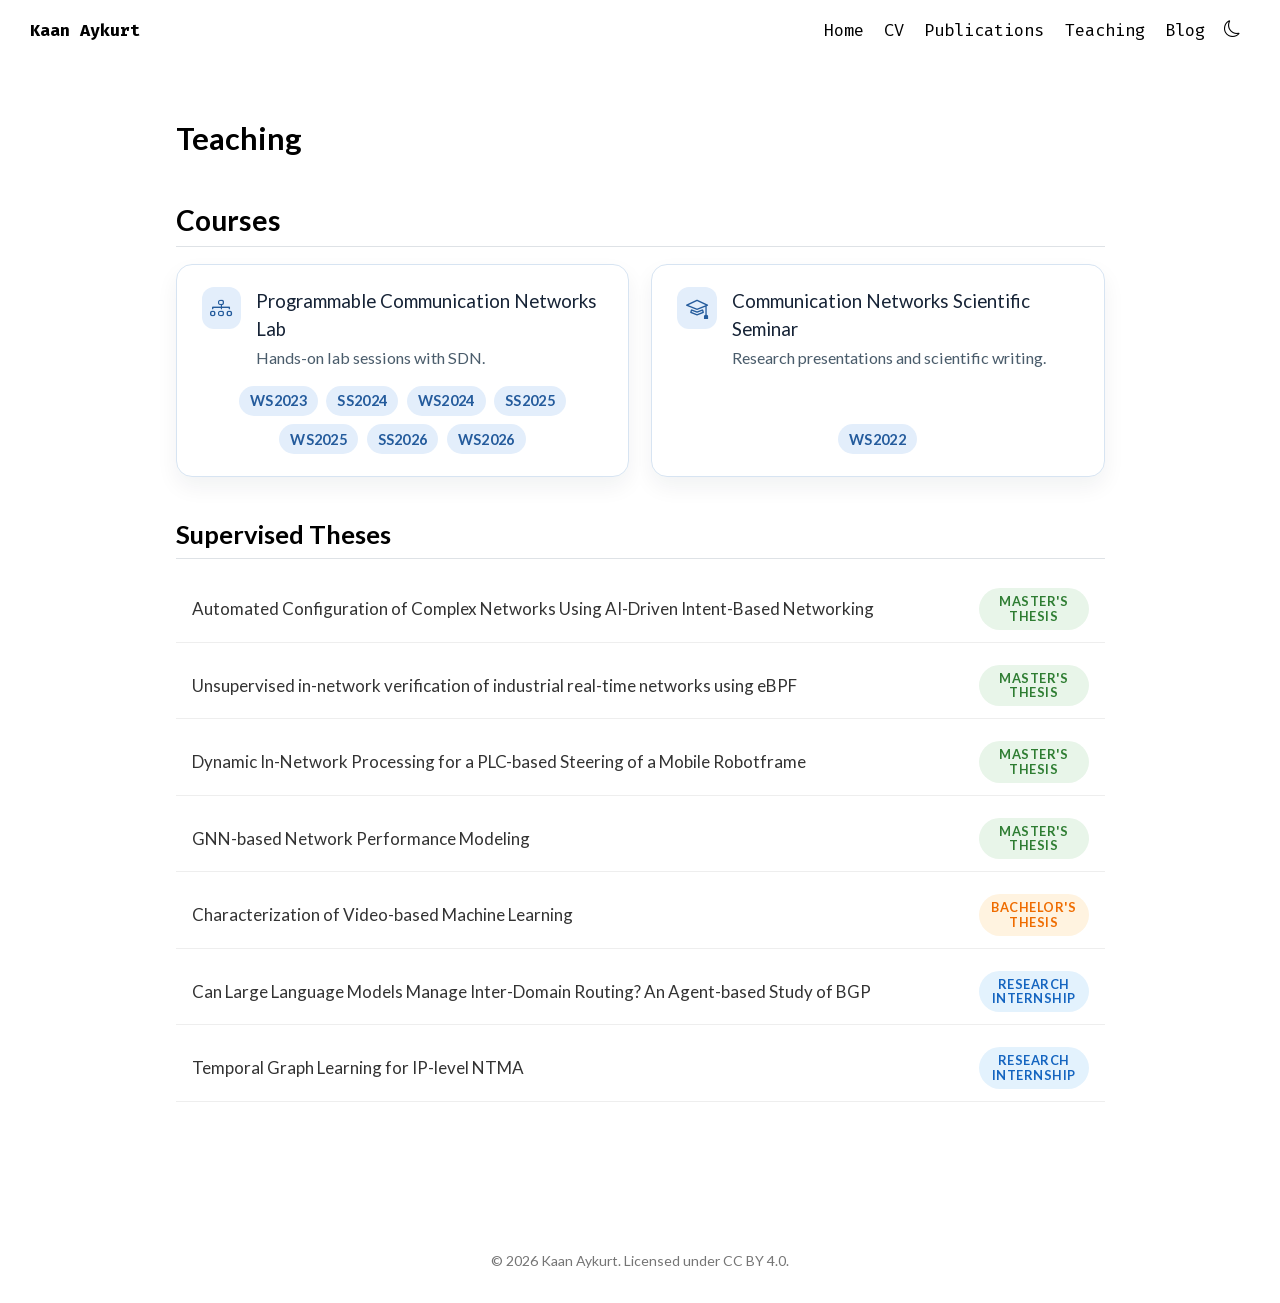
<file: docs/teaching.html>
<!DOCTYPE html>
<html xmlns="http://www.w3.org/1999/xhtml" lang="en" xml:lang="en"><head>

<meta charset="utf-8">
<meta name="generator" content="quarto-1.8.27">

<meta name="viewport" content="width=device-width, initial-scale=1.0, user-scalable=yes">


<title>Teaching – Kaan Aykurt</title>
<style>
code{white-space: pre-wrap;}
span.smallcaps{font-variant: small-caps;}
div.columns{display: flex; gap: min(4vw, 1.5em);}
div.column{flex: auto; overflow-x: auto;}
div.hanging-indent{margin-left: 1.5em; text-indent: -1.5em;}
ul.task-list{list-style: none;}
ul.task-list li input[type="checkbox"] {
  width: 0.8em;
  margin: 0 0.8em 0.2em -1em; /* quarto-specific, see https://github.com/quarto-dev/quarto-cli/issues/4556 */ 
  vertical-align: middle;
}
</style>


<script src="site_libs/quarto-nav/quarto-nav.js"></script>
<script src="site_libs/quarto-nav/headroom.min.js"></script>
<link href="./favicon.svg" rel="icon" type="image/svg+xml">
<script src="site_libs/clipboard/clipboard.min.js"></script>
<script src="site_libs/quarto-html/quarto.js" type="module"></script>
<script src="site_libs/quarto-html/tabsets/tabsets.js" type="module"></script>
<script src="site_libs/quarto-html/axe/axe-check.js" type="module"></script>
<script src="site_libs/quarto-html/popper.min.js"></script>
<script src="site_libs/quarto-html/tippy.umd.min.js"></script>
<script src="site_libs/quarto-html/anchor.min.js"></script>
<link href="site_libs/quarto-html/tippy.css" rel="stylesheet">
<link href="site_libs/quarto-html/quarto-syntax-highlighting-ed96de9b727972fe78a7b5d16c58bf87.css" rel="stylesheet" id="quarto-text-highlighting-styles">
<script src="site_libs/bootstrap/bootstrap.min.js"></script>
<link href="site_libs/bootstrap/bootstrap-icons.css" rel="stylesheet">
<link href="site_libs/bootstrap/bootstrap-b4ae9a116ab5a1c8fc17ce76ff7d434e.min.css" rel="stylesheet" append-hash="true" id="quarto-bootstrap" data-mode="light">
<script id="quarto-search-options" type="application/json">{
  "language": {
    "search-no-results-text": "No results",
    "search-matching-documents-text": "matching documents",
    "search-copy-link-title": "Copy link to search",
    "search-hide-matches-text": "Hide additional matches",
    "search-more-match-text": "more match in this document",
    "search-more-matches-text": "more matches in this document",
    "search-clear-button-title": "Clear",
    "search-text-placeholder": "",
    "search-detached-cancel-button-title": "Cancel",
    "search-submit-button-title": "Submit",
    "search-label": "Search"
  }
}</script>
<script>
  // Runs before first paint so pages stored as dark never flash light.
  (function () {
    try {
      var stored = localStorage.getItem("theme");
      var dark = stored
        ? stored === "dark"
        : window.matchMedia("(prefers-color-scheme: dark)").matches;
      if (dark) document.documentElement.classList.add("theme-dark");
    } catch (e) {}
  })();
</script>
<link rel="preload" as="font" type="font/woff2" href="./fonts/lato-400-latin.woff2" crossorigin="">
<link rel="preload" as="font" type="font/woff2" href="./fonts/lato-700-latin.woff2" crossorigin="">
<link rel="preload" as="font" type="font/woff2" href="./fonts/fira-mono-400-latin.woff2" crossorigin="">
<meta name="description" content="Courses and supervised theses of Kaan Aykurt at the Chair of Communication Networks, TU Munich.">
<meta property="og:description" content="Kaan Aykurt, PhD candidate at the Chair of Communication Networks, TU Munich. Research on AI for networking and networking for AI: LLM agents for network management, benchmarking, and communication in large-scale ML systems.">


<link rel="stylesheet" href="fonts.css">
<link rel="stylesheet" href="styles.css">
<link rel="stylesheet" href="teaching.css">
<meta property="og:title" content="Teaching – Kaan Aykurt">
<meta property="og:image" content="https://kaanaykurt.me/files/profile.jpeg">
<meta property="og:site_name" content="Kaan Aykurt">
<meta name="twitter:title" content="Teaching – Kaan Aykurt">
<meta name="twitter:image" content="https://kaanaykurt.me/files/profile.jpeg">
<meta name="twitter:card" content="summary_large_image">
<link rel="canonical" href="https://kaanaykurt.me/teaching.html">
</head>

<body class="nav-fixed quarto-light">

<div id="quarto-search-results"></div>
  <header id="quarto-header" class="headroom fixed-top">
    <nav class="navbar navbar-expand-lg " data-bs-theme="dark">
      <div class="navbar-container container-fluid">
      <div class="navbar-brand-container mx-auto">
    <a class="navbar-brand" href="./index.html">
    <span class="navbar-title">Kaan Aykurt</span>
    </a>
  </div>
          <button class="navbar-toggler" type="button" data-bs-toggle="collapse" data-bs-target="#navbarCollapse" aria-controls="navbarCollapse" aria-expanded="false" aria-label="Toggle navigation" onclick="if (window.quartoToggleHeadroom) { window.quartoToggleHeadroom(); }">
  <span class="navbar-toggler-icon"></span>
</button>
          <div class="collapse navbar-collapse" id="navbarCollapse">
            <ul class="navbar-nav navbar-nav-scroll ms-auto">
  <li class="nav-item">
    <a class="nav-link" href="./index.html"> 
<span class="menu-text">Home</span></a>
  </li>  
  <li class="nav-item">
    <a class="nav-link" href="./cv.html"> 
<span class="menu-text">CV</span></a>
  </li>  
  <li class="nav-item">
    <a class="nav-link" href="./publications.html"> 
<span class="menu-text">Publications</span></a>
  </li>  
  <li class="nav-item">
    <a class="nav-link active" href="./teaching.html" aria-current="page"> 
<span class="menu-text">Teaching</span></a>
  </li>  
  <li class="nav-item">
    <a class="nav-link" href="./blog.html"> 
<span class="menu-text">Blog</span></a>
  </li>  
  <li class="nav-item compact">
    <a class="nav-link" href="./#theme-toggle"> <i class="bi bi-moon" role="img">
</i> 
<span class="menu-text"></span></a>
  </li>  
</ul>
          </div> <!-- /navcollapse -->
            <div class="quarto-navbar-tools">
</div>
      </div> <!-- /container-fluid -->
    </nav>
</header>
<!-- content -->
<div id="quarto-content" class="quarto-container page-columns page-rows-contents page-layout-full page-navbar">
<!-- sidebar -->
<!-- margin-sidebar -->
    <div id="quarto-margin-sidebar" class="sidebar margin-sidebar zindex-bottom">
        
    </div>
<!-- main -->
<main class="content column-page" id="quarto-document-content">

<header id="title-block-header" class="quarto-title-block default">
<div class="quarto-title">
<h1 class="title">Teaching</h1>
</div>



<div class="quarto-title-meta column-page">

    
  
    
  </div>
  


</header>


<section class="teach-wrap">
  <h2 class="anchored">Courses</h2>
  <div class="teach-grid">
    <div class="teach-card">
      <div class="teach-card-head">
        <div class="teach-icon">
          <i class="bi bi-diagram-3" aria-hidden="true"></i>
        </div>
        <div>
          <div class="teach-title">
            <a class="teach-link" href="https://www.ce.cit.tum.de/en/lkn/lehre/praktika/programmable-communication-networks-lab/">
              Programmable Communication Networks Lab
            </a>
          </div>
          <div class="teach-subtitle">Hands-on lab sessions with SDN.</div>
        </div>
      </div>
      <div class="teach-pills">
        <a class="teach-pill" href="https://campus.tum.de/tumonline/ee/ui/ca2/app/desktop/#/slc.tm.cp/student/courses/950700492">WS2023</a>
        <a class="teach-pill" href="https://campus.tum.de/tumonline/ee/ui/ca2/app/desktop/#/slc.tm.cp/student/courses/950733450">SS2024</a>
        <a class="teach-pill" href="https://campus.tum.de/tumonline/ee/ui/ca2/app/desktop/#/slc.tm.cp/student/courses/950767145">WS2024</a>
        <a class="teach-pill" href="https://campus.tum.de/tumonline/ee/ui/ca2/app/desktop/#/slc.tm.cp/student/courses/950801734">SS2025</a>
        <a class="teach-pill" href="https://campus.tum.de/tumonline/ee/ui/ca2/app/desktop/#/slc.tm.cp/student/courses/950840187">WS2025</a>
        <a class="teach-pill" href="https://campus.tum.de/tumonline/ee/ui/ca2/app/desktop/#/slc.tm.cp/student/courses/950881451">SS2026</a>
        <a class="teach-pill" href="https://campus.tum.de/tumonline/ee/ui/ca2/app/desktop/#/slc.tm.cp/student/courses/950942704">WS2026</a>
      </div>
    </div>

    <div class="teach-card">
      <div class="teach-card-head">
        <div class="teach-icon">
          <i class="bi bi-mortarboard" aria-hidden="true"></i>
        </div>
        <div>
          <div class="teach-title">
            <a class="teach-link" href="https://www.ce.cit.tum.de/en/lkn/teaching/seminars/communication-networks-scientific-seminar/">
              Communication Networks Scientific Seminar
            </a>
          </div>
          <div class="teach-subtitle">Research presentations and scientific writing.</div>
        </div>
      </div>
      <div class="teach-pills">
        <a class="teach-pill" href="https://campus.tum.de/tumonline/ee/ui/ca2/app/desktop/#/slc.tm.cp/student/courses/950629886">WS2022</a>
      </div>
    </div>
  </div>

  <div class="teach-section">
    <h2 class="anchored">Supervised Theses</h2>
    <ul class="teach-thesis-list">
      <li>
      <span class="thesis-title">Automated Configuration of Complex Networks Using AI-Driven Intent-Based Networking</span>
      <span class="thesis-tag tag-master">Master's<br>Thesis</span>
      </li>
      <li>
      <span class="thesis-title">Unsupervised in-network verification of industrial real-time networks using eBPF</span>
      <span class="thesis-tag tag-master">Master's<br>Thesis</span>
      </li>
      <li>
      <span class="thesis-title">Dynamic In-Network Processing for a PLC-based Steering of a Mobile Robotframe</span>
      <span class="thesis-tag tag-master">Master's<br>Thesis</span>
      </li>
      <li>
      <span class="thesis-title">GNN-based Network Performance Modeling</span>
      <span class="thesis-tag tag-master">Master's<br>Thesis</span>
      </li>
      <li>
      <span class="thesis-title">Characterization of Video-based Machine Learning</span>
      <span class="thesis-tag tag-bachelor">Bachelor's<br>Thesis</span>
      </li>
      <li>
      <span class="thesis-title">Can Large Language Models Manage Inter-Domain Routing? An Agent-based Study of BGP</span>
      <span class="thesis-tag tag-internship">Research<br>Internship</span>
      </li>
      <li>
      <span class="thesis-title">Temporal Graph Learning for IP-level NTMA</span>
      <span class="thesis-tag tag-internship">Research<br>Internship</span>
      </li>
    </ul>
  </div>
</section>




</main> <!-- /main -->
<script src="./theme-toggle.js"></script>
<script id="quarto-html-after-body" type="application/javascript">
  window.document.addEventListener("DOMContentLoaded", function (event) {
    const icon = "";
    const anchorJS = new window.AnchorJS();
    anchorJS.options = {
      placement: 'right',
      icon: icon
    };
    anchorJS.add('.anchored');
    const isCodeAnnotation = (el) => {
      for (const clz of el.classList) {
        if (clz.startsWith('code-annotation-')) {                     
          return true;
        }
      }
      return false;
    }
    const onCopySuccess = function(e) {
      // button target
      const button = e.trigger;
      // don't keep focus
      button.blur();
      // flash "checked"
      button.classList.add('code-copy-button-checked');
      var currentTitle = button.getAttribute("title");
      button.setAttribute("title", "Copied!");
      let tooltip;
      if (window.bootstrap) {
        button.setAttribute("data-bs-toggle", "tooltip");
        button.setAttribute("data-bs-placement", "left");
        button.setAttribute("data-bs-title", "Copied!");
        tooltip = new bootstrap.Tooltip(button, 
          { trigger: "manual", 
            customClass: "code-copy-button-tooltip",
            offset: [0, -8]});
        tooltip.show();    
      }
      setTimeout(function() {
        if (tooltip) {
          tooltip.hide();
          button.removeAttribute("data-bs-title");
          button.removeAttribute("data-bs-toggle");
          button.removeAttribute("data-bs-placement");
        }
        button.setAttribute("title", currentTitle);
        button.classList.remove('code-copy-button-checked');
      }, 1000);
      // clear code selection
      e.clearSelection();
    }
    const getTextToCopy = function(trigger) {
      const outerScaffold = trigger.parentElement.cloneNode(true);
      const codeEl = outerScaffold.querySelector('code');
      for (const childEl of codeEl.children) {
        if (isCodeAnnotation(childEl)) {
          childEl.remove();
        }
      }
      return codeEl.innerText;
    }
    const clipboard = new window.ClipboardJS('.code-copy-button:not([data-in-quarto-modal])', {
      text: getTextToCopy
    });
    clipboard.on('success', onCopySuccess);
    if (window.document.getElementById('quarto-embedded-source-code-modal')) {
      const clipboardModal = new window.ClipboardJS('.code-copy-button[data-in-quarto-modal]', {
        text: getTextToCopy,
        container: window.document.getElementById('quarto-embedded-source-code-modal')
      });
      clipboardModal.on('success', onCopySuccess);
    }
      var localhostRegex = new RegExp(/^(?:http|https):\/\/localhost\:?[0-9]*\//);
      var mailtoRegex = new RegExp(/^mailto:/);
        var filterRegex = new RegExp("https:\/\/kaanaykurt\.me");
      var isInternal = (href) => {
          return filterRegex.test(href) || localhostRegex.test(href) || mailtoRegex.test(href);
      }
      // Inspect non-navigation links and adorn them if external
     var links = window.document.querySelectorAll('a[href]:not(.nav-link):not(.navbar-brand):not(.toc-action):not(.sidebar-link):not(.sidebar-item-toggle):not(.pagination-link):not(.no-external):not([aria-hidden]):not(.dropdown-item):not(.quarto-navigation-tool):not(.about-link)');
      for (var i=0; i<links.length; i++) {
        const link = links[i];
        if (!isInternal(link.href)) {
          // undo the damage that might have been done by quarto-nav.js in the case of
          // links that we want to consider external
          if (link.dataset.originalHref !== undefined) {
            link.href = link.dataset.originalHref;
          }
        }
      }
    function tippyHover(el, contentFn, onTriggerFn, onUntriggerFn) {
      const config = {
        allowHTML: true,
        maxWidth: 500,
        delay: 100,
        arrow: false,
        appendTo: function(el) {
            return el.parentElement;
        },
        interactive: true,
        interactiveBorder: 10,
        theme: 'quarto',
        placement: 'bottom-start',
      };
      if (contentFn) {
        config.content = contentFn;
      }
      if (onTriggerFn) {
        config.onTrigger = onTriggerFn;
      }
      if (onUntriggerFn) {
        config.onUntrigger = onUntriggerFn;
      }
      window.tippy(el, config); 
    }
    const noterefs = window.document.querySelectorAll('a[role="doc-noteref"]');
    for (var i=0; i<noterefs.length; i++) {
      const ref = noterefs[i];
      tippyHover(ref, function() {
        // use id or data attribute instead here
        let href = ref.getAttribute('data-footnote-href') || ref.getAttribute('href');
        try { href = new URL(href).hash; } catch {}
        const id = href.replace(/^#\/?/, "");
        const note = window.document.getElementById(id);
        if (note) {
          return note.innerHTML;
        } else {
          return "";
        }
      });
    }
    const xrefs = window.document.querySelectorAll('a.quarto-xref');
    const processXRef = (id, note) => {
      // Strip column container classes
      const stripColumnClz = (el) => {
        el.classList.remove("page-full", "page-columns");
        if (el.children) {
          for (const child of el.children) {
            stripColumnClz(child);
          }
        }
      }
      stripColumnClz(note)
      if (id === null || id.startsWith('sec-')) {
        // Special case sections, only their first couple elements
        const container = document.createElement("div");
        if (note.children && note.children.length > 2) {
          container.appendChild(note.children[0].cloneNode(true));
          for (let i = 1; i < note.children.length; i++) {
            const child = note.children[i];
            if (child.tagName === "P" && child.innerText === "") {
              continue;
            } else {
              container.appendChild(child.cloneNode(true));
              break;
            }
          }
          if (window.Quarto?.typesetMath) {
            window.Quarto.typesetMath(container);
          }
          return container.innerHTML
        } else {
          if (window.Quarto?.typesetMath) {
            window.Quarto.typesetMath(note);
          }
          return note.innerHTML;
        }
      } else {
        // Remove any anchor links if they are present
        const anchorLink = note.querySelector('a.anchorjs-link');
        if (anchorLink) {
          anchorLink.remove();
        }
        if (window.Quarto?.typesetMath) {
          window.Quarto.typesetMath(note);
        }
        if (note.classList.contains("callout")) {
          return note.outerHTML;
        } else {
          return note.innerHTML;
        }
      }
    }
    for (var i=0; i<xrefs.length; i++) {
      const xref = xrefs[i];
      tippyHover(xref, undefined, function(instance) {
        instance.disable();
        let url = xref.getAttribute('href');
        let hash = undefined; 
        if (url.startsWith('#')) {
          hash = url;
        } else {
          try { hash = new URL(url).hash; } catch {}
        }
        if (hash) {
          const id = hash.replace(/^#\/?/, "");
          const note = window.document.getElementById(id);
          if (note !== null) {
            try {
              const html = processXRef(id, note.cloneNode(true));
              instance.setContent(html);
            } finally {
              instance.enable();
              instance.show();
            }
          } else {
            // See if we can fetch this
            fetch(url.split('#')[0])
            .then(res => res.text())
            .then(html => {
              const parser = new DOMParser();
              const htmlDoc = parser.parseFromString(html, "text/html");
              const note = htmlDoc.getElementById(id);
              if (note !== null) {
                const html = processXRef(id, note);
                instance.setContent(html);
              } 
            }).finally(() => {
              instance.enable();
              instance.show();
            });
          }
        } else {
          // See if we can fetch a full url (with no hash to target)
          // This is a special case and we should probably do some content thinning / targeting
          fetch(url)
          .then(res => res.text())
          .then(html => {
            const parser = new DOMParser();
            const htmlDoc = parser.parseFromString(html, "text/html");
            const note = htmlDoc.querySelector('main.content');
            if (note !== null) {
              // This should only happen for chapter cross references
              // (since there is no id in the URL)
              // remove the first header
              if (note.children.length > 0 && note.children[0].tagName === "HEADER") {
                note.children[0].remove();
              }
              const html = processXRef(null, note);
              instance.setContent(html);
            } 
          }).finally(() => {
            instance.enable();
            instance.show();
          });
        }
      }, function(instance) {
      });
    }
        let selectedAnnoteEl;
        const selectorForAnnotation = ( cell, annotation) => {
          let cellAttr = 'data-code-cell="' + cell + '"';
          let lineAttr = 'data-code-annotation="' +  annotation + '"';
          const selector = 'span[' + cellAttr + '][' + lineAttr + ']';
          return selector;
        }
        const selectCodeLines = (annoteEl) => {
          const doc = window.document;
          const targetCell = annoteEl.getAttribute("data-target-cell");
          const targetAnnotation = annoteEl.getAttribute("data-target-annotation");
          const annoteSpan = window.document.querySelector(selectorForAnnotation(targetCell, targetAnnotation));
          const lines = annoteSpan.getAttribute("data-code-lines").split(",");
          const lineIds = lines.map((line) => {
            return targetCell + "-" + line;
          })
          let top = null;
          let height = null;
          let parent = null;
          if (lineIds.length > 0) {
              //compute the position of the single el (top and bottom and make a div)
              const el = window.document.getElementById(lineIds[0]);
              top = el.offsetTop;
              height = el.offsetHeight;
              parent = el.parentElement.parentElement;
            if (lineIds.length > 1) {
              const lastEl = window.document.getElementById(lineIds[lineIds.length - 1]);
              const bottom = lastEl.offsetTop + lastEl.offsetHeight;
              height = bottom - top;
            }
            if (top !== null && height !== null && parent !== null) {
              // cook up a div (if necessary) and position it 
              let div = window.document.getElementById("code-annotation-line-highlight");
              if (div === null) {
                div = window.document.createElement("div");
                div.setAttribute("id", "code-annotation-line-highlight");
                div.style.position = 'absolute';
                parent.appendChild(div);
              }
              div.style.top = top - 2 + "px";
              div.style.height = height + 4 + "px";
              div.style.left = 0;
              let gutterDiv = window.document.getElementById("code-annotation-line-highlight-gutter");
              if (gutterDiv === null) {
                gutterDiv = window.document.createElement("div");
                gutterDiv.setAttribute("id", "code-annotation-line-highlight-gutter");
                gutterDiv.style.position = 'absolute';
                const codeCell = window.document.getElementById(targetCell);
                const gutter = codeCell.querySelector('.code-annotation-gutter');
                gutter.appendChild(gutterDiv);
              }
              gutterDiv.style.top = top - 2 + "px";
              gutterDiv.style.height = height + 4 + "px";
            }
            selectedAnnoteEl = annoteEl;
          }
        };
        const unselectCodeLines = () => {
          const elementsIds = ["code-annotation-line-highlight", "code-annotation-line-highlight-gutter"];
          elementsIds.forEach((elId) => {
            const div = window.document.getElementById(elId);
            if (div) {
              div.remove();
            }
          });
          selectedAnnoteEl = undefined;
        };
          // Handle positioning of the toggle
      window.addEventListener(
        "resize",
        throttle(() => {
          elRect = undefined;
          if (selectedAnnoteEl) {
            selectCodeLines(selectedAnnoteEl);
          }
        }, 10)
      );
      function throttle(fn, ms) {
      let throttle = false;
      let timer;
        return (...args) => {
          if(!throttle) { // first call gets through
              fn.apply(this, args);
              throttle = true;
          } else { // all the others get throttled
              if(timer) clearTimeout(timer); // cancel #2
              timer = setTimeout(() => {
                fn.apply(this, args);
                timer = throttle = false;
              }, ms);
          }
        };
      }
        // Attach click handler to the DT
        const annoteDls = window.document.querySelectorAll('dt[data-target-cell]');
        for (const annoteDlNode of annoteDls) {
          annoteDlNode.addEventListener('click', (event) => {
            const clickedEl = event.target;
            if (clickedEl !== selectedAnnoteEl) {
              unselectCodeLines();
              const activeEl = window.document.querySelector('dt[data-target-cell].code-annotation-active');
              if (activeEl) {
                activeEl.classList.remove('code-annotation-active');
              }
              selectCodeLines(clickedEl);
              clickedEl.classList.add('code-annotation-active');
            } else {
              // Unselect the line
              unselectCodeLines();
              clickedEl.classList.remove('code-annotation-active');
            }
          });
        }
    const findCites = (el) => {
      const parentEl = el.parentElement;
      if (parentEl) {
        const cites = parentEl.dataset.cites;
        if (cites) {
          return {
            el,
            cites: cites.split(' ')
          };
        } else {
          return findCites(el.parentElement)
        }
      } else {
        return undefined;
      }
    };
    var bibliorefs = window.document.querySelectorAll('a[role="doc-biblioref"]');
    for (var i=0; i<bibliorefs.length; i++) {
      const ref = bibliorefs[i];
      const citeInfo = findCites(ref);
      if (citeInfo) {
        tippyHover(citeInfo.el, function() {
          var popup = window.document.createElement('div');
          citeInfo.cites.forEach(function(cite) {
            var citeDiv = window.document.createElement('div');
            citeDiv.classList.add('hanging-indent');
            citeDiv.classList.add('csl-entry');
            var biblioDiv = window.document.getElementById('ref-' + cite);
            if (biblioDiv) {
              citeDiv.innerHTML = biblioDiv.innerHTML;
            }
            popup.appendChild(citeDiv);
          });
          return popup.innerHTML;
        });
      }
    }
  });
  </script>
</div> <!-- /content -->
<footer class="footer">
  <div class="nav-footer">
    <div class="nav-footer-left">
      &nbsp;
    </div>   
    <div class="nav-footer-center">
<p>© 2026 Kaan Aykurt. Licensed under <a href="https://creativecommons.org/licenses/by/4.0/">CC BY 4.0.</a></p>
</div>
    <div class="nav-footer-right">
      &nbsp;
    </div>
  </div>
</footer>




</body></html>
</file>
<file: docs/site_libs/quarto-html/tippy.css>
.tippy-box[data-animation=fade][data-state=hidden]{opacity:0}[data-tippy-root]{max-width:calc(100vw - 10px)}.tippy-box{position:relative;background-color:#333;color:#fff;border-radius:4px;font-size:14px;line-height:1.4;white-space:normal;outline:0;transition-property:transform,visibility,opacity}.tippy-box[data-placement^=top]>.tippy-arrow{bottom:0}.tippy-box[data-placement^=top]>.tippy-arrow:before{bottom:-7px;left:0;border-width:8px 8px 0;border-top-color:initial;transform-origin:center top}.tippy-box[data-placement^=bottom]>.tippy-arrow{top:0}.tippy-box[data-placement^=bottom]>.tippy-arrow:before{top:-7px;left:0;border-width:0 8px 8px;border-bottom-color:initial;transform-origin:center bottom}.tippy-box[data-placement^=left]>.tippy-arrow{right:0}.tippy-box[data-placement^=left]>.tippy-arrow:before{border-width:8px 0 8px 8px;border-left-color:initial;right:-7px;transform-origin:center left}.tippy-box[data-placement^=right]>.tippy-arrow{left:0}.tippy-box[data-placement^=right]>.tippy-arrow:before{left:-7px;border-width:8px 8px 8px 0;border-right-color:initial;transform-origin:center right}.tippy-box[data-inertia][data-state=visible]{transition-timing-function:cubic-bezier(.54,1.5,.38,1.11)}.tippy-arrow{width:16px;height:16px;color:#333}.tippy-arrow:before{content:"";position:absolute;border-color:transparent;border-style:solid}.tippy-content{position:relative;padding:5px 9px;z-index:1}
</file>
<file: docs/site_libs/quarto-html/quarto-syntax-highlighting-ed96de9b727972fe78a7b5d16c58bf87.css>
/* quarto syntax highlight colors */
:root {
  --quarto-hl-ot-color: #003B4F;
  --quarto-hl-at-color: #657422;
  --quarto-hl-ss-color: #20794D;
  --quarto-hl-an-color: #5E5E5E;
  --quarto-hl-fu-color: #4758AB;
  --quarto-hl-st-color: #20794D;
  --quarto-hl-cf-color: #003B4F;
  --quarto-hl-op-color: #5E5E5E;
  --quarto-hl-er-color: #AD0000;
  --quarto-hl-bn-color: #AD0000;
  --quarto-hl-al-color: #AD0000;
  --quarto-hl-va-color: #111111;
  --quarto-hl-bu-color: inherit;
  --quarto-hl-ex-color: inherit;
  --quarto-hl-pp-color: #AD0000;
  --quarto-hl-in-color: #5E5E5E;
  --quarto-hl-vs-color: #20794D;
  --quarto-hl-wa-color: #5E5E5E;
  --quarto-hl-do-color: #5E5E5E;
  --quarto-hl-im-color: #00769E;
  --quarto-hl-ch-color: #20794D;
  --quarto-hl-dt-color: #AD0000;
  --quarto-hl-fl-color: #AD0000;
  --quarto-hl-co-color: #5E5E5E;
  --quarto-hl-cv-color: #5E5E5E;
  --quarto-hl-cn-color: #8f5902;
  --quarto-hl-sc-color: #5E5E5E;
  --quarto-hl-dv-color: #AD0000;
  --quarto-hl-kw-color: #003B4F;
}

/* other quarto variables */
:root {
  --quarto-font-monospace: SFMono-Regular, Menlo, Monaco, Consolas, "Liberation Mono", "Courier New", monospace;
}

/* syntax highlight based on Pandoc's rules */
pre > code.sourceCode > span {
  color: #003B4F;
}

code.sourceCode > span {
  color: #003B4F;
}

div.sourceCode,
div.sourceCode pre.sourceCode {
  color: #003B4F;
}

/* Normal */
code span {
  color: #003B4F;
}

/* Alert */
code span.al {
  color: #AD0000;
  font-style: inherit;
}

/* Annotation */
code span.an {
  color: #5E5E5E;
  font-style: inherit;
}

/* Attribute */
code span.at {
  color: #657422;
  font-style: inherit;
}

/* BaseN */
code span.bn {
  color: #AD0000;
  font-style: inherit;
}

/* BuiltIn */
code span.bu {
  font-style: inherit;
}

/* ControlFlow */
code span.cf {
  color: #003B4F;
  font-weight: bold;
  font-style: inherit;
}

/* Char */
code span.ch {
  color: #20794D;
  font-style: inherit;
}

/* Constant */
code span.cn {
  color: #8f5902;
  font-style: inherit;
}

/* Comment */
code span.co {
  color: #5E5E5E;
  font-style: inherit;
}

/* CommentVar */
code span.cv {
  color: #5E5E5E;
  font-style: italic;
}

/* Documentation */
code span.do {
  color: #5E5E5E;
  font-style: italic;
}

/* DataType */
code span.dt {
  color: #AD0000;
  font-style: inherit;
}

/* DecVal */
code span.dv {
  color: #AD0000;
  font-style: inherit;
}

/* Error */
code span.er {
  color: #AD0000;
  font-style: inherit;
}

/* Extension */
code span.ex {
  font-style: inherit;
}

/* Float */
code span.fl {
  color: #AD0000;
  font-style: inherit;
}

/* Function */
code span.fu {
  color: #4758AB;
  font-style: inherit;
}

/* Import */
code span.im {
  color: #00769E;
  font-style: inherit;
}

/* Information */
code span.in {
  color: #5E5E5E;
  font-style: inherit;
}

/* Keyword */
code span.kw {
  color: #003B4F;
  font-weight: bold;
  font-style: inherit;
}

/* Operator */
code span.op {
  color: #5E5E5E;
  font-style: inherit;
}

/* Other */
code span.ot {
  color: #003B4F;
  font-style: inherit;
}

/* Preprocessor */
code span.pp {
  color: #AD0000;
  font-style: inherit;
}

/* SpecialChar */
code span.sc {
  color: #5E5E5E;
  font-style: inherit;
}

/* SpecialString */
code span.ss {
  color: #20794D;
  font-style: inherit;
}

/* String */
code span.st {
  color: #20794D;
  font-style: inherit;
}

/* Variable */
code span.va {
  color: #111111;
  font-style: inherit;
}

/* VerbatimString */
code span.vs {
  color: #20794D;
  font-style: inherit;
}

/* Warning */
code span.wa {
  color: #5E5E5E;
  font-style: italic;
}

.prevent-inlining {
  content: "</";
}

/*# sourceMappingURL=0920dd6d7437995b8cdf7429764427b1.css.map */
</file>
<file: docs/fonts.css>
/* Self-hosted fonts (SIL Open Font License). Files in fonts/, subsets latin + latin-ext. */

@font-face {
  font-family: 'Lato';
  font-style: normal;
  font-weight: 400;
  font-display: swap;
  src: url(fonts/lato-400-latin-ext.woff2) format('woff2');
  unicode-range: U+0100-02BA, U+02BD-02C5, U+02C7-02CC, U+02CE-02D7, U+02DD-02FF, U+0304, U+0308, U+0329, U+1D00-1DBF, U+1E00-1E9F, U+1EF2-1EFF, U+2020, U+20A0-20AB, U+20AD-20C4, U+2113, U+2C60-2C7F, U+A720-A7FF;
}

@font-face {
  font-family: 'Lato';
  font-style: normal;
  font-weight: 400;
  font-display: swap;
  src: url(fonts/lato-400-latin.woff2) format('woff2');
  unicode-range: U+0000-00FF, U+0131, U+0152-0153, U+02BB-02BC, U+02C6, U+02DA, U+02DC, U+0304, U+0308, U+0329, U+2000-206F, U+20AC, U+2122, U+2191, U+2193, U+2212, U+2215, U+FEFF, U+FFFD;
}

@font-face {
  font-family: 'Lato';
  font-style: normal;
  font-weight: 700;
  font-display: swap;
  src: url(fonts/lato-700-latin-ext.woff2) format('woff2');
  unicode-range: U+0100-02BA, U+02BD-02C5, U+02C7-02CC, U+02CE-02D7, U+02DD-02FF, U+0304, U+0308, U+0329, U+1D00-1DBF, U+1E00-1E9F, U+1EF2-1EFF, U+2020, U+20A0-20AB, U+20AD-20C4, U+2113, U+2C60-2C7F, U+A720-A7FF;
}

@font-face {
  font-family: 'Lato';
  font-style: normal;
  font-weight: 700;
  font-display: swap;
  src: url(fonts/lato-700-latin.woff2) format('woff2');
  unicode-range: U+0000-00FF, U+0131, U+0152-0153, U+02BB-02BC, U+02C6, U+02DA, U+02DC, U+0304, U+0308, U+0329, U+2000-206F, U+20AC, U+2122, U+2191, U+2193, U+2212, U+2215, U+FEFF, U+FFFD;
}

@font-face {
  font-family: 'Fira Mono';
  font-style: normal;
  font-weight: 400;
  font-display: swap;
  src: url(fonts/fira-mono-400-latin-ext.woff2) format('woff2');
  unicode-range: U+0100-02BA, U+02BD-02C5, U+02C7-02CC, U+02CE-02D7, U+02DD-02FF, U+0304, U+0308, U+0329, U+1D00-1DBF, U+1E00-1E9F, U+1EF2-1EFF, U+2020, U+20A0-20AB, U+20AD-20C4, U+2113, U+2C60-2C7F, U+A720-A7FF;
}

@font-face {
  font-family: 'Fira Mono';
  font-style: normal;
  font-weight: 400;
  font-display: swap;
  src: url(fonts/fira-mono-400-latin.woff2) format('woff2');
  unicode-range: U+0000-00FF, U+0131, U+0152-0153, U+02BB-02BC, U+02C6, U+02DA, U+02DC, U+0304, U+0308, U+0329, U+2000-206F, U+20AC, U+2122, U+2191, U+2193, U+2212, U+2215, U+FEFF, U+FFFD;
}

@font-face {
  font-family: 'Fira Mono';
  font-style: normal;
  font-weight: 500;
  font-display: swap;
  src: url(fonts/fira-mono-500-latin-ext.woff2) format('woff2');
  unicode-range: U+0100-02BA, U+02BD-02C5, U+02C7-02CC, U+02CE-02D7, U+02DD-02FF, U+0304, U+0308, U+0329, U+1D00-1DBF, U+1E00-1E9F, U+1EF2-1EFF, U+2020, U+20A0-20AB, U+20AD-20C4, U+2113, U+2C60-2C7F, U+A720-A7FF;
}

@font-face {
  font-family: 'Fira Mono';
  font-style: normal;
  font-weight: 500;
  font-display: swap;
  src: url(fonts/fira-mono-500-latin.woff2) format('woff2');
  unicode-range: U+0000-00FF, U+0131, U+0152-0153, U+02BB-02BC, U+02C6, U+02DA, U+02DC, U+0304, U+0308, U+0329, U+2000-206F, U+20AC, U+2122, U+2191, U+2193, U+2212, U+2215, U+FEFF, U+FFFD;
}

@font-face {
  font-family: 'Fira Mono';
  font-style: normal;
  font-weight: 700;
  font-display: swap;
  src: url(fonts/fira-mono-700-latin-ext.woff2) format('woff2');
  unicode-range: U+0100-02BA, U+02BD-02C5, U+02C7-02CC, U+02CE-02D7, U+02DD-02FF, U+0304, U+0308, U+0329, U+1D00-1DBF, U+1E00-1E9F, U+1EF2-1EFF, U+2020, U+20A0-20AB, U+20AD-20C4, U+2113, U+2C60-2C7F, U+A720-A7FF;
}

@font-face {
  font-family: 'Fira Mono';
  font-style: normal;
  font-weight: 700;
  font-display: swap;
  src: url(fonts/fira-mono-700-latin.woff2) format('woff2');
  unicode-range: U+0000-00FF, U+0131, U+0152-0153, U+02BB-02BC, U+02C6, U+02DA, U+02DC, U+0304, U+0308, U+0329, U+2000-206F, U+20AC, U+2122, U+2191, U+2193, U+2212, U+2215, U+FEFF, U+FFFD;
}
</file>
<file: docs/styles.css>
/* css styles */

/* Navbar tweaks only (font + colors already defined in theme.scss) */
.navbar {
    background-color: white;
}

/* Ensure navbar links stay black and use orange hover */
.navbar a,
.navbar .navbar-nav .nav-link {
    color: black;
}

.navbar a:hover,
.navbar .navbar-nav .nav-link:hover {
    color: #ff6700;
}

/* Keep the mobile navbar toggler visible on light theme. */
body.quarto-light .navbar .navbar-toggler {
    border: none;
}

body.quarto-light .navbar .navbar-toggler-icon {
    background-image: url("data:image/svg+xml,%3csvg xmlns='http://www.w3.org/2000/svg' viewBox='0 0 30 30'%3e%3cpath stroke='rgba%280, 0, 0, 0.7%29' stroke-linecap='round' stroke-miterlimit='10' stroke-width='2' d='M4 7h22M4 15h22M4 23h22'/%3e%3c/svg%3e");
}

html.theme-dark body .navbar .navbar-toggler {
    border: none;
}

html.theme-dark body .navbar .navbar-toggler-icon {
    background-image: url("data:image/svg+xml,%3csvg xmlns='http://www.w3.org/2000/svg' viewBox='0 0 30 30'%3e%3cpath stroke='rgba%28255, 255, 255, 0.95%29' stroke-linecap='round' stroke-miterlimit='10' stroke-width='2' d='M4 7h22M4 15h22M4 23h22'/%3e%3c/svg%3e");
}

html.theme-dark body {
    background-color: #151d31;
    color: #e5e7eb;
}

html.theme-dark body .navbar {
    background-color: #151d31;
    border-bottom: 1px solid rgba(148, 163, 184, 0.2);
}

html.theme-dark body .navbar a,
html.theme-dark body .navbar .navbar-nav .nav-link {
    color: #e5e7eb;
}

html.theme-dark body .navbar a:hover,
html.theme-dark body .navbar .navbar-nav .nav-link:hover {
    color: #ffb169;
}

html.theme-dark body .navbar-brand {
    color: #e5e7eb;
}

html.theme-dark body .navbar-brand:hover {
    color: #ffb169;
}

html.theme-dark body .quarto-title-block .title,
html.theme-dark body .quarto-title-block .subtitle,
html.theme-dark body .quarto-title-block .description,
html.theme-dark body h1,
html.theme-dark body h2,
html.theme-dark body h3,
html.theme-dark body h4,
html.theme-dark body h5,
html.theme-dark body h6 {
    color: #e5e7eb;
}

html.theme-dark body a {
    color: #93c5fd;
}

html.theme-dark body a:hover {
    color: #bfdbfe;
}

html.theme-dark body .quarto-listing-category {
    color: #cbd5f5;
}

html.theme-dark body .content,
html.theme-dark body .page-columns,
html.theme-dark body .page-layout,
html.theme-dark body .page-body {
    color: #e5e7eb;
}

html.theme-dark body .quarto-listing .listing-item {
    background: #1f2a45;
    border-color: rgba(148, 163, 184, 0.2);
}

html.theme-dark body .quarto-listing .listing-item .listing-title a {
    color: #e5e7eb;
}

html.theme-dark body .quarto-listing .listing-item .listing-title a:hover {
    color: #93c5fd;
}

html.theme-dark body .quarto-listing a {
    color: #e5e7eb;
}

html.theme-dark body .quarto-listing a:hover {
    color: #93c5fd;
}

html.theme-dark body .quarto-listing .listing-item .listing-description,
html.theme-dark body .quarto-listing .listing-item .listing-date,
html.theme-dark body .quarto-listing .listing-item .listing-reading-time,
html.theme-dark body .quarto-listing .listing-item .listing-author {
    color: #cbd5f5;
}

html.theme-dark body .footer,
html.theme-dark body .nav-footer {
    background-color: #151d31;
    color: #e5e7eb;
    border-top: 1px solid rgba(148, 163, 184, 0.2);
}

html.theme-dark body .nav-footer a {
    color: #93c5fd;
}

html.theme-dark body .nav-footer a:hover {
    color: #bfdbfe;
}

/* Explicitly keep brand monospace (theme already does this, but harmless) */
.navbar-brand {
    font-family: "Fira Mono", monospace;
    font-weight: 700;
}

/* Listing categories as monospace accent */
.quarto-listing-category {
    font-family: "Fira Mono", monospace;
}

/* Match Quarto page titles to h2 sizing globally */
.quarto-title-block .title {
    font-size: 1.8rem;
}

main.content {
    margin-bottom: 0;
    padding-bottom: 0.6rem;
}

footer.footer {
    margin-top: 0.6rem;
}

.nav-footer {
    padding-top: 0.4rem;
    padding-bottom: 0.4rem;
}
</file>
<file: docs/home.css>
:root {
    --home-ink: #1f2a45;
    --home-muted: #4b5563;
    --home-accent: #1f4e79;
    --home-panel: #ffffff;
    --home-border: rgba(0, 0, 0, 0.12);
    --home-shadow: 0 30px 70px rgba(17, 24, 39, 0.12);
}

html.theme-dark body {
    --home-ink: #e5e7eb;
    --home-muted: #94a3b8;
    --home-accent: #93c5fd;
    --home-panel: #1c2640;
    --home-border: rgba(148, 163, 184, 0.2);
    --home-shadow: 0 30px 70px rgba(0, 0, 0, 0.45);
}

.home-hero {
    padding: 2rem 0 3rem;
    background: none;
}

.home-card {
    max-width: 980px;
    margin: 0 auto;
    padding: 28px;
    border-radius: 24px;
    background: var(--home-panel);
    border: 1px solid var(--home-border);
    box-shadow: var(--home-shadow);
    display: grid;
    grid-template-columns: minmax(280px, 1fr) minmax(200px, 240px);
    column-gap: 48px;
    row-gap: 12px;
    align-items: start;
}

.home-avatar {
    width: 190px;
    height: 190px;
    border-radius: 50%;
    object-fit: cover;
    border: 3px solid rgba(31, 78, 121, 0.3);
    background: rgba(31, 78, 121, 0.08);
}

.home-name {
    font-family: "Georgia", "Times New Roman", serif;
    font-size: 2rem;
    font-weight: 700;
    color: var(--home-ink);
}

.home-role {
    font-size: 0.95rem;
    color: var(--home-muted);
    text-transform: uppercase;
    letter-spacing: 0.08em;
}

.home-icon-links {
    display: flex;
    gap: 10px;
    width: 190px;
    justify-content: center;
}

.home-icon-links a {
    width: 34px;
    height: 34px;
    border-radius: 50%;
    border: 1px solid rgba(31, 78, 121, 0.3);
    display: inline-flex;
    align-items: center;
    justify-content: center;
    color: var(--home-accent);
    text-decoration: none;
    background: rgba(31, 78, 121, 0.08);
}

.home-icon-links a:hover {
    background: rgba(31, 78, 121, 0.18);
}

.home-intro {
    display: flex;
    flex-direction: column;
    gap: 8px;
    margin-top: 0;
}

.home-main {
    display: flex;
    flex-direction: column;
    gap: 12px;
    width: 100%;
}

.home-side {
    display: flex;
    flex-direction: column;
    align-items: center;
    gap: 10px;
}

.home-location {
    display: inline-flex;
    align-items: center;
    gap: 6px;
    color: var(--home-muted);
    font-size: 0.95rem;
    align-self: center;
}

.home-location i {
    color: var(--home-accent);
}

.home-section h2 {
    font-size: 1rem;
    letter-spacing: 0.18em;
    text-transform: uppercase;
    color: var(--home-accent);
    margin-bottom: 0.5rem;
}

.home-section p {
    color: var(--home-ink);
    line-height: 1.6;
    margin: 0;
}

.home-grid {
    display: grid;
    grid-template-columns: repeat(2, minmax(0, 1fr));
    gap: 16px;
    margin-top: 12px;
}

.home-block {
    background: #ffffff;
    border: 1px solid rgba(17, 24, 39, 0.12);
    border-radius: 16px;
    padding: 14px 16px;
    box-shadow: 0 10px 24px rgba(17, 24, 39, 0.06);
}

html.theme-dark body .home-block {
    background: #1f2a45;
    border-color: rgba(148, 163, 184, 0.2);
    box-shadow: 0 10px 24px rgba(0, 0, 0, 0.4);
}

html.theme-dark body .home-block-ai {
    border-top-color: #22c55e;
}

html.theme-dark body .home-block-networking {
    border-top-color: #93c5fd;
}

.home-block-ai {
    border-top: 4px solid #0f766e;
}

.home-block-networking {
    border-top: 4px solid #2563eb;
}

.home-block h3 {
    margin-top: 0;
    font-size: 0.95rem;
    color: var(--home-ink);
    display: inline-flex;
    align-items: center;
    gap: 0.45rem;
}

.home-header-icon {
    color: var(--home-muted);
    font-size: 0.95rem;
    line-height: 1;
}

.home-block ul {
    margin: 0;
    padding-left: 1.1rem;
    color: var(--home-muted);
}

.home-highlights {
    display: grid;
    gap: 12px;
}

.home-highlight {
    padding: 14px 16px;
    border-radius: 16px;
    border: 1px solid var(--home-border);
    background: rgba(17, 24, 39, 0.02);
}

.home-highlight-title {
    font-weight: 700;
    color: var(--home-ink);
    margin-bottom: 4px;
}

.home-highlight-link {
    color: var(--home-ink);
    text-decoration: none;
    display: inline-flex;
    align-items: center;
    gap: 0.35rem;
}

.home-highlight-link:hover {
    color: var(--home-accent);
}

.home-highlight-link .external-link-icon {
    font-size: 0.85em;
    color: var(--home-muted);
}

.home-highlight-link:hover .external-link-icon {
    color: var(--home-accent);
}

.home-highlight-text {
    color: var(--home-muted);
}

@media (max-width: 900px) {
    .home-card {
        grid-template-columns: 1fr;
        row-gap: 24px;
    }

    .home-intro {
        align-items: center;
        text-align: center;
        grid-column: auto;
        grid-row: auto;
    }

    .home-side {
        align-items: center;
        grid-column: auto;
        grid-row: auto;
        margin-top: 12px;
    }

    .home-grid {
        grid-template-columns: 1fr;
    }

}
</file>
<file: docs/cv.css>
:root {
    --cv-accent: #1f4e79;
    --cv-muted: #4b5563;
    --cv-border: rgba(0, 0, 0, 0.12);
    --cv-panel: rgba(0, 0, 0, 0.03);
}

html.theme-dark body {
    --cv-accent: #93c5fd;
    --cv-muted: #94a3b8;
    --cv-border: rgba(148, 163, 184, 0.22);
    --cv-panel: rgba(148, 163, 184, 0.12);
}

.cv-container {
    max-width: 850px;
    margin: 1.5rem auto 2.5rem;
    padding: 0 2px;
}

.quarto-title-block {
    max-width: 848px;
    margin-left: auto;
    margin-right: auto;
    padding-left: 0;
    padding-right: 0;
}

.cv-header {
    padding-bottom: 0.2rem;
    margin-bottom: 0.9rem;
}

.cv-header-row {
    display: flex;
    align-items: center;
    justify-content: space-between;
    gap: 12px;
}

.cv-name {
    font-size: 2.1rem;
    font-weight: 700;
    letter-spacing: 0.2px;
}

.cv-tagline {
    color: var(--cv-muted);
    font-weight: 600;
    margin-top: 0.2rem;
}

.cv-subtag {
    color: var(--cv-muted);
    margin-top: 0.2rem;
}

.cv-contact {
    color: var(--cv-muted);
    font-size: 0.95rem;
    margin-top: 0.4rem;
    display: flex;
    flex-wrap: wrap;
    gap: 0.6rem 1.1rem;
}

.cv-contact a,
.cv-contact .cv-contact-item {
    color: var(--cv-accent);
    text-decoration: none;
    display: inline-flex;
    align-items: center;
    gap: 0.3rem;
}

.cv-contact a:hover {
    color: #163a5b;
}

.cv-button {
    display: inline-flex;
    align-items: center;
    gap: 6px;
    padding: 6px 12px;
    border-radius: 999px;
    border: 1px solid rgba(31, 78, 121, 0.35);
    color: var(--cv-accent);
    text-decoration: none;
    font-size: 0.85rem;
    font-weight: 600;
    background: rgba(31, 78, 121, 0.08);
}

.cv-button:hover {
    background: rgba(31, 78, 121, 0.22);
    border-color: rgba(31, 78, 121, 0.6);
    color: #163a5b;
}

.cv-section {
    margin-top: 1.2rem;
}

.cv-header+.cv-section {
    margin-top: 0.9rem;
}

.cv-section h2 {
    font-size: 1.05rem;
    letter-spacing: 0.08em;
    text-transform: uppercase;
    color: var(--cv-accent);
    border-bottom: 1px solid rgba(31, 78, 121, 0.35);
    padding-bottom: 0.35rem;
    margin-top: 0.2rem;
    margin-bottom: 0.75rem;
}

.cv-section:first-of-type {
    margin-top: 0.9rem;
}

.cv-section p {
    color: #273352;
    line-height: 1.55;
}

html.theme-dark body .cv-section p {
    color: #e5e7eb;
}

.cv-skill-grid {
    display: grid;
    gap: 0.6rem;
}

.cv-skill {
    display: grid;
    grid-template-columns: 160px 1fr;
    gap: 0.75rem;
    align-items: baseline;
    padding: 10px 12px;
    border-radius: 12px;
    background: var(--cv-panel);
    border: 1px solid var(--cv-border);
}

.cv-skill-label {
    font-weight: 700;
    color: #1f2a45;
}

.cv-skill-text {
    color: #374151;
    line-height: 1.45;
}

html.theme-dark body .cv-skill {
    background: #1c2640;
}

html.theme-dark body .cv-skill-label {
    color: #e5e7eb;
}

html.theme-dark body .cv-skill-text {
    color: #cbd5f5;
}

.cv-entry {
    padding: 12px 14px;
    border-radius: 12px;
    border: 1px solid var(--cv-border);
    background: #fff;
    margin-bottom: 0.85rem;
}

html.theme-dark body .cv-entry {
    background: #1c2640;
}

.cv-entry-row {
    display: flex;
    justify-content: space-between;
    gap: 12px;
    font-weight: 700;
}

.cv-entry-date,
.cv-entry-place {
    color: var(--cv-muted);
    font-weight: 600;
    white-space: nowrap;
}

.cv-entry-meta {
    color: var(--cv-muted);
    margin-top: 0.25rem;
    margin-bottom: 0.5rem;
}

/* Role line under an institution, as in the PDF: italic title, dates on the right */
.cv-entry-position {
    font-weight: 400;
    margin-top: 0.2rem;
    margin-bottom: 0.35rem;
}

.cv-entry-title {
    font-style: italic;
}

.cv-entry ul + .cv-entry-position {
    margin-top: 0.75rem;
}

.cv-entry ul {
    margin: 0;
    padding-left: 1.1rem;
    color: #273352;
    text-align: left;
}

html.theme-dark body .cv-entry ul {
    color: #e5e7eb;
}

.cv-entry li {
    margin: 0.35rem 0;
}

.cv-pubs {
    display: grid;
    gap: 0.7rem;
}

.cv-pub {
    padding: 10px 12px;
    border-radius: 12px;
    background: var(--cv-panel);
    border: 1px solid var(--cv-border);
}

.cv-pub-title {
    margin-bottom: 0.25rem;
    font-weight: 700;
    color: #1f2a45;
}

.cv-pub-title a {
    font-weight: 700;
    color: #1f2a45;
    text-decoration: none;
}

.cv-pub-title a:hover {
    color: #1f4e79;
}


.cv-pub-meta {
    color: var(--cv-muted);
    line-height: 1.45;
}

.cv-pub-meta .me {
    font-weight: 700;
    color: #1f2a45;
}

html.theme-dark body .cv-pub {
    background: #1c2640;
}

html.theme-dark body .cv-pub-title {
    color: #93c5fd;
}

html.theme-dark body .cv-pub-title a {
    color: #93c5fd;
}

html.theme-dark body .cv-pub-title a:hover {
    color: #bfdbfe;
}


html.theme-dark body .cv-pub-meta {
    color: #cbd5f5;
}

html.theme-dark body .cv-pub-meta .me {
    color: #e5e7eb;
}

.cv-awards {
    margin-top: 0.7rem;
}

.cv-award-icon {
    color: #f59e0b;
    margin-right: 0.4rem;
}

html.theme-dark body .cv-award-icon {
    color: #fbbf24;
}

@media (max-width: 700px) {
    .cv-entry-row {
        flex-direction: column;
        align-items: flex-start;
        gap: 0.1rem;
    }

    .cv-entry-position {
        margin-top: 0.45rem;
    }

    .cv-skill {
        grid-template-columns: 1fr;
    }
}
</file>
<file: docs/publications.css>
/* =========================
   Publication list
   ========================= */

.pub-list {
    margin-top: 1.5rem;
}

/* =========================
   Year groups
   ========================= */

.pub-year-group {
    max-width: 850px;
    margin-left: auto;
    margin-right: auto;
    margin-bottom: 1.2rem;
    display: grid;
    grid-template-columns: 110px 1fr;
    column-gap: 18px;
    align-items: start;
}

.pub-year-toggle {
    width: 100%;
    border: 1px solid rgba(0, 0, 0, 0.12);
    border-radius: 12px;
    padding: 10px 14px;
    background: #f7f9fc;
    color: #1f2a45;
    font-weight: 700;
    letter-spacing: 0.02em;
    display: flex;
    align-items: center;
    justify-content: flex-start;
    cursor: pointer;
}

.pub-year-toggle:hover {
    background: #eef3fb;
}

.pub-year-content {
    margin-top: 0;
}

.pub-year-content .pub-card {
    max-width: none;
    margin-left: 0;
    margin-right: 0;
    width: 100%;
}

@media (max-width: 720px) {
    .pub-year-group {
        grid-template-columns: 1fr;
        row-gap: 0.75rem;
    }

}

/* =========================
   Page title alignment
   ========================= */

.quarto-title-block {
    max-width: 850px;
    margin-left: auto;
    margin-right: auto;
    padding-left: 128px;
}

@media (max-width: 720px) {
    .quarto-title-block {
        padding-left: 0;
    }
}

.quarto-title-block .title,
.quarto-title-block .subtitle,
.quarto-title-block .description {
    text-align: left;
}

/* =========================
   Publication card
   ========================= */

.pub-card {
    max-width: 850px;
    margin-left: auto;
    margin-right: auto;
    border: 1px solid rgba(0, 0, 0, 0.12);
    border-left: 4px solid #0065bd;
    /* accent */
    border-radius: 14px;
    padding: 16px 18px;
    margin-bottom: 18px;
    background: #ffffff;
}

/* =========================
   Title
   ========================= */

.pub-title a {
    font-weight: 600;
    font-size: 1.15rem;
    color: black;
    display: inline-flex;
    align-items: center;
    gap: 0.35rem;
}

.pub-title a:hover {
    color: #1f4e79;
    /* TUM Blue */
}

html.theme-dark body .pub-card {
    background: #1f2a45;
    border-color: rgba(148, 163, 184, 0.2);
    border-left-color: #0065bd;
}

html.theme-dark body .pub-title a {
    color: #93c5fd;
}

html.theme-dark body .pub-title a:hover {
    color: #bfdbfe;
}


html.theme-dark body .pub-year-toggle {
    background: #1f2a45;
    color: #e5e7eb;
    border-color: rgba(148, 163, 184, 0.2);
}

html.theme-dark body .pub-year-toggle:hover {
    background: #273352;
}

html.theme-dark body .pub-venue {
    color: #94a3b8;
}

html.theme-dark body .pub-pill {
    color: #e5e7eb;
    border-color: rgba(148, 163, 184, 0.35);
    background: #1c2640;
}

html.theme-dark body .pub-pill:hover {
    color: #93c5fd;
    border-color: #93c5fd;
    background: rgba(147, 197, 253, 0.12);
}

html.theme-dark body .pub-bibtex {
    color: #e5e7eb;
}

html.theme-dark body .pub-bibtex,
html.theme-dark body .pub-abs-text {
    border-color: rgba(148, 163, 184, 0.45);
}

html.theme-dark body .pub-bib-copy {
    background: #1c2640;
    color: #e5e7eb;
    border-color: rgba(148, 163, 184, 0.45);
}

html.theme-dark body .pub-bib-copy:hover {
    color: #93c5fd;
    border-color: #93c5fd;
    background: rgba(147, 197, 253, 0.12);
}


.pub-award-badge {
    display: inline-flex;
    align-items: center;
    gap: 6px;
    margin-top: 1px;
    padding: 2px 8px;
    border-radius: 999px;
    font-size: 0.75rem;
    font-weight: 700;
    background: rgba(245, 158, 11, 0.16);
    color: #92400e;
    border: 1px solid rgba(245, 158, 11, 0.35);
    vertical-align: middle;
    line-height: 1.2;
}

.pub-award-badge i {
    color: #f59e0b;
    font-size: 0.8rem;
}

html.theme-dark body .pub-award-badge {
    background: rgba(245, 158, 11, 0.18);
    color: #fde68a;
    border-color: rgba(245, 158, 11, 0.55);
}

html.theme-dark body .pub-award-badge i {
    color: #fbbf24;
}

/* =========================
   Authors
   ========================= */

.pub-authors {
    margin-top: 5px;
    margin-bottom: 5px;
    font-size: 0.95rem;
}

.pub-authors .me {
    font-weight: 700;
}

/* =========================
   Venue / year
   ========================= */

.pub-meta-row {
    display: flex;
    justify-content: space-between;
    align-items: baseline;
    gap: 12px;
    flex-wrap: wrap;
    margin-bottom: 12px;
}

.pub-venue {
    font-family: "Fira Mono", monospace;
    font-size: 0.9rem;
    color: #6b7280;
}

/* Extra resources (code, slides, ...) sit on the venue line so the pill row stays uniform. */
.pub-resources {
    display: inline-flex;
    gap: 14px;
    margin-left: auto;
}

.pub-resource {
    font-family: "Fira Mono", monospace;
    font-size: 0.8rem;
    color: #6b7280;
    text-decoration: none;
    display: inline-flex;
    align-items: center;
    gap: 5px;
    white-space: nowrap;
}

.pub-resource:hover {
    color: #0065bd;
}

html.theme-dark body .pub-resource {
    color: #94a3b8;
}

html.theme-dark body .pub-resource:hover {
    color: #93c5fd;
}

.pub-meta-row+.pub-award-badge {
    margin-top: -6px;
}

/* =========================
   Links row (pills)
   ========================= */

.pub-links {
    display: flex;
    flex-direction: column;
    align-items: center;
    gap: 10px;
    margin-top: 10px;
    width: 100%;
    box-sizing: border-box;
}

.pub-link-row {
    display: flex;
    justify-content: center;
    align-items: center;
    gap: 12px;
    flex-wrap: wrap;
    width: 100%;
}

.pub-link-panels {
    width: 100%;
}

/* Base pill style */
.pub-pill {
    font-family: "Fira Mono", monospace;
    font-size: 0.85rem;
    padding: 6px 12px;
    border: 1px solid rgba(0, 0, 0, 0.2);
    border-radius: 999px;
    text-decoration: none;
    color: black;
    background: white;
    display: inline-flex;
    align-items: center;
    gap: 6px;
    line-height: 1;
    white-space: nowrap;
}

.pub-pill:hover {
    color: #1f4e79;
    border-color: #1f4e79;
    background: rgba(0, 101, 189, 0.06);
}

/* Link pills */
.pub-pill.pub-link {
    font-weight: 400;
}

.pub-pill.pub-link i {
    font-size: 0.95em;
}

/* =========================
   Toggle buttons
   ========================= */

.pub-toggle {
    cursor: pointer;
    border: 1px solid rgba(0, 0, 0, 0.2);
    background: white;
    appearance: none;
    -webkit-appearance: none;
}

/* arrow indicator */
.pub-bib-arrow {
    font-size: 0.9em;
    transition: transform 120ms ease;
}

.pub-toggle.is-open .pub-bib-arrow {
    transform: rotate(180deg);
}

/* BibTeX content box */
.pub-bibtex {
    margin-top: 12px;
    padding: 12px 14px;
    border: 1px solid rgba(0, 0, 0, 0.12);
    border-radius: 12px;
    background: rgba(0, 0, 0, 0.03);
    font-family: "Fira Mono", monospace;
    font-size: 0.85rem;
    flex-basis: 100%;
    width: 100%;
    max-width: 100%;
    margin-left: auto;
    margin-right: auto;
    white-space: pre-wrap;
    overflow-wrap: anywhere;
    word-break: break-word;
    tab-size: 2;
    box-sizing: border-box;
}

.pub-bibtex-wrap {
    position: relative;
    width: 100%;
    max-width: 100%;
    margin-left: auto;
    margin-right: auto;
    box-sizing: border-box;
}

.pub-abs-wrap {
    position: relative;
    width: 100%;
    max-width: 100%;
    margin-left: auto;
    margin-right: auto;
    box-sizing: border-box;
}

.pub-abs-text {
    margin-top: 12px;
    padding: 12px 14px;
    border: 1px solid rgba(0, 0, 0, 0.12);
    border-radius: 12px;
    background: rgba(0, 0, 0, 0.03);
    font-size: 0.92rem;
    line-height: 1.45;
    text-align: left;
    box-sizing: border-box;
}

.pub-bib-copy {
    position: absolute;
    top: 8px;
    right: 8px;
    border: 1px solid rgba(0, 0, 0, 0.18);
    background: white;
    border-radius: 999px;
    padding: 4px 10px;
    font-family: "Fira Mono", monospace;
    font-size: 0.75rem;
    cursor: pointer;
}

.pub-bib-copy:hover {
    color: #0065bd;
    border-color: #0065bd;
    background: rgba(0, 101, 189, 0.06);
}

.pub-bib-copy.is-copied {
    color: #0b6f3a;
    border-color: #0b6f3a;
    background: rgba(11, 111, 58, 0.1);
}
</file>
<file: docs/teaching.css>
:root {
  --teach-bg: #edf4fb;
  --teach-ink: #162336;
  --teach-muted: #4a5c6b;
  --teach-accent: #245b9c;
  --teach-card: #ffffff;
  --teach-border: #d7e4f2;
  --teach-pill: #e3eefb;
}

html.theme-dark body {
  --teach-bg: #1c2640;
  --teach-ink: #e5e7eb;
  --teach-muted: #94a3b8;
  --teach-accent: #93c5fd;
  --teach-card: #1f2a45;
  --teach-border: rgba(148, 163, 184, 0.22);
  --teach-pill: rgba(147, 197, 253, 0.12);
}

.teach-wrap {
  max-width: 980px;
  margin: 0 auto;
  padding: 1.25rem 1.5rem 3rem;
  color: var(--teach-ink);
}

.quarto-title-block {
  max-width: 980px;
  margin: 0 auto;
  padding: 1.75rem 1.5rem 0.5rem;
}

.quarto-title-block .title,
.quarto-title-block .subtitle,
.quarto-title-block .description {
  text-align: left;
}

.quarto-title-block .title {
  margin-bottom: 0.35rem;
}


.teach-hero {
  display: flex;
  align-items: center;
  justify-content: space-between;
  gap: 1.5rem;
  padding: 1.5rem 1.75rem;
  background: linear-gradient(135deg, var(--teach-bg), #ffffff);
  border: 1px solid var(--teach-border);
  border-radius: 18px;
  box-shadow: 0 12px 30px rgba(31, 35, 40, 0.08);
  margin-bottom: 2rem;
}

html.theme-dark body .teach-hero {
  background: linear-gradient(135deg, #1c2640, #1f2a45);
  box-shadow: 0 12px 30px rgba(0, 0, 0, 0.35);
}

.teach-hero h1 {
  font-size: 2.2rem;
  margin: 0 0 0.4rem 0;
}

.teach-hero p {
  margin: 0;
  color: var(--teach-muted);
}

.teach-grid {
  display: grid;
  grid-template-columns: repeat(auto-fit, minmax(260px, 1fr));
  gap: 1.25rem;
  margin-bottom: 2.5rem;
}

.teach-card {
  display: flex;
  flex-direction: column;
  background: var(--teach-card);
  border: 1px solid var(--teach-border);
  border-radius: 16px;
  padding: 1.25rem 1.5rem;
  box-shadow: 0 10px 22px rgba(22, 35, 54, 0.06);
}

html.theme-dark body .teach-card {
  box-shadow: 0 10px 22px rgba(0, 0, 0, 0.35);
}

.teach-card-head {
  display: flex;
  gap: 0.9rem;
  align-items: flex-start;
  margin-bottom: 0.9rem;
}

.teach-icon {
  display: inline-flex;
  align-items: center;
  justify-content: center;
  width: 42px;
  height: 42px;
  border-radius: 12px;
  background: var(--teach-pill);
  color: var(--teach-accent);
  font-size: 1.3rem;
}

.teach-title {
  font-weight: 700;
  font-size: 1.1rem;
  margin-bottom: 0.2rem;
}

.teach-link {
  color: #162336;
  text-decoration: none;
}

.teach-link:hover {
  color: #0065bd;
}

html.theme-dark body .teach-link {
  color: #e5e7eb;
}

html.theme-dark body .teach-link:hover {
  color: #93c5fd;
}

.teach-subtitle {
  color: var(--teach-muted);
  font-size: 0.95rem;
}

.teach-pills {
  display: flex;
  flex-wrap: wrap;
  gap: 0.5rem;
  justify-content: center;
  margin-top: auto;
}

.teach-pill {
  display: inline-flex;
  align-items: center;
  padding: 0.25rem 0.65rem;
  border-radius: 999px;
  background: var(--teach-pill);
  color: var(--teach-accent);
  font-size: 0.85rem;
  font-weight: 600;
  letter-spacing: 0.02em;
  text-decoration: none;
}

.teach-pill:hover {
  color: #1f4e79;
  background-color: #c7d9ee;
}

html.theme-dark body .teach-pill:hover {
  color: #bfdbfe;
}

html.theme-dark body .teach-pill {
  color: #ffffff;
  background-color: #1a487c;
}

.teach-section h2 {
  font-size: 1.5rem;
  margin: 0 0 1rem 0;
}

.teach-thesis-list {
  margin: 0;
  padding-left: 1.2rem;
  color: var(--teach-ink);
}

.teach-thesis-list li {
  margin-bottom: 0.6rem;
  line-height: 1.5;
}

@media (max-width: 640px) {
  .teach-hero {
    padding: 1.2rem 1.25rem;
  }

  .teach-hero h1 {
    font-size: 1.8rem;
  }
}

.teach-thesis-list {
  list-style: none;
  padding: 0;
  width: 100%;
}

.teach-thesis-list li {
  display: flex;
  justify-content: space-between;
  align-items: center;
  /* Vertically center items */
  padding: 12px 16px;
  border-bottom: 1px solid #eee;
  transition: background 0.2s;
  width: 100%;
}

.teach-thesis-list li:hover {
  background-color: #f9f9f9;
}

.thesis-title {
  font-weight: 500;
  color: #333;
  padding-right: 20px;
  /* Space between text and badge */
}

/* Base style for badges */
.thesis-tag {
  font-size: 0.75rem;
  font-weight: 700;
  text-transform: uppercase;
  padding: 6px 12px;
  border-radius: 50px;
  display: inline-flex;
  flex-direction: column;
  align-items: center;
  justify-content: center;
  text-align: center;
  min-width: 110px;
  white-space: normal;
  line-height: 1.15;
  letter-spacing: 0.5px;
}

/* Specific colors for different types */
.tag-internship {
  background-color: #e3f2fd;
  color: #1565c0;
}

.tag-master {
  background-color: #e8f5e9;
  color: #2e7d32;
}

.tag-bachelor {
  background-color: #fff3e0;
  color: #ef6c00;
}

html.theme-dark body .teach-thesis-list {
  color: #ffffff;
}

html.theme-dark body .teach-thesis-list li {
  border-bottom: 1px solid rgba(148, 163, 184, 0.25);
}

html.theme-dark body .teach-thesis-list li:hover {
  background-color: rgba(148, 163, 184, 0.12);
}

html.theme-dark body .thesis-title {
  color: #ffffff;
}

html.theme-dark body .thesis-tag {
  color: #ffffff;
}

html.theme-dark body .tag-internship {
  background-color: rgba(59, 130, 246, 0.25);
}

html.theme-dark body .tag-master {
  background-color: rgba(34, 197, 94, 0.25);
}

html.theme-dark body .tag-bachelor {
  background-color: rgba(245, 158, 11, 0.25);
}
</file>
